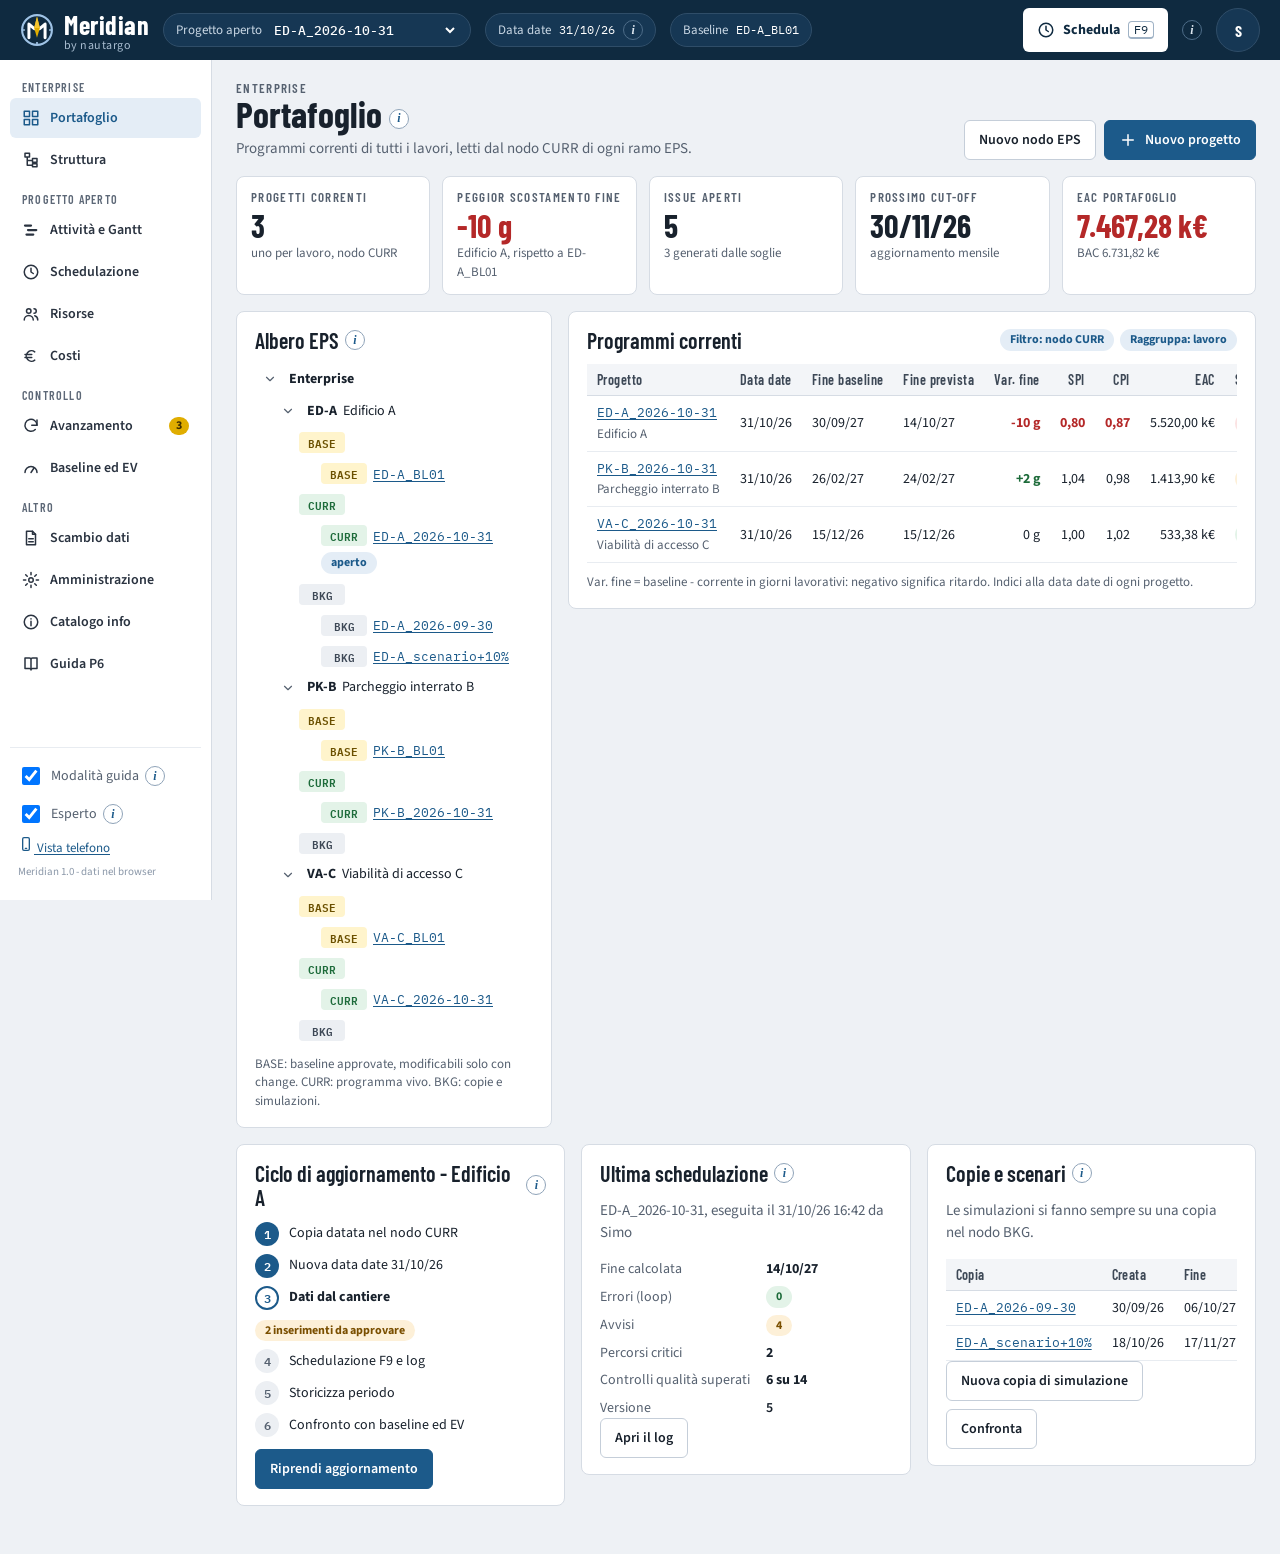
<file: index.html>
<!doctype html>
<html lang="it">
<head>
<meta charset="utf-8">
<meta name="viewport" content="width=device-width, initial-scale=1, viewport-fit=cover">
<title>Meridian - pianificazione e controllo progetti</title>
<meta name="description" content="Meridian by nautargo: pianificazione e controllo progetti con la logica di Primavera P6, ricalcolo in anteprima, percorsi critici multipli, Traccia, costi ed Earned Value.">
<meta name="theme-color" content="#0f2a40">
<link rel="icon" href="img/favicon.svg" type="image/svg+xml">
<link rel="icon" href="img/icon-192.png" sizes="192x192" type="image/png">
<link rel="apple-touch-icon" href="img/apple-touch-icon.png">
<link rel="manifest" href="manifest.webmanifest">
<link rel="stylesheet" href="fonts/fonts.css">
<link rel="stylesheet" href="css/app.css">
</head>
<body>
<div id="app"><div class="boot"><img src="img/logo.svg" width="64" height="64" alt=""><p>Meridian si sta avviando...</p><noscript><p>Meridian richiede JavaScript attivo.</p></noscript></div></div>
<script src="js/util.js"></script>
<script src="js/calendar.js"></script>
<script src="js/cpm.js"></script>
<script src="js/costs.js"></script>
<script src="js/demo.js"></script>
<script src="js/info.js"></script>
<script src="js/store.js"></script>
<script src="js/zip.js"></script>
<script src="js/exchange.js"></script>
<script src="js/ui.js"></script>
<script src="js/views/common.js"></script>
<script src="js/app.js"></script>
<script src="js/views/portafoglio.js"></script>
<script src="js/views/struttura.js"></script>
<script src="js/views/attivita.js"></script>
<script src="js/views/detail.js"></script>
<script src="js/views/reticolo.js"></script>
<script src="js/views/schedula.js"></script>
<script src="js/views/risorse.js"></script>
<script src="js/views/costi.js"></script>
<script src="js/views/avanzamento.js"></script>
<script src="js/views/controllo.js"></script>
<script src="js/views/scambio.js"></script>
<script src="js/views/admin.js"></script>
<script src="js/views/mobile.js"></script>
</body>
</html>
</file>
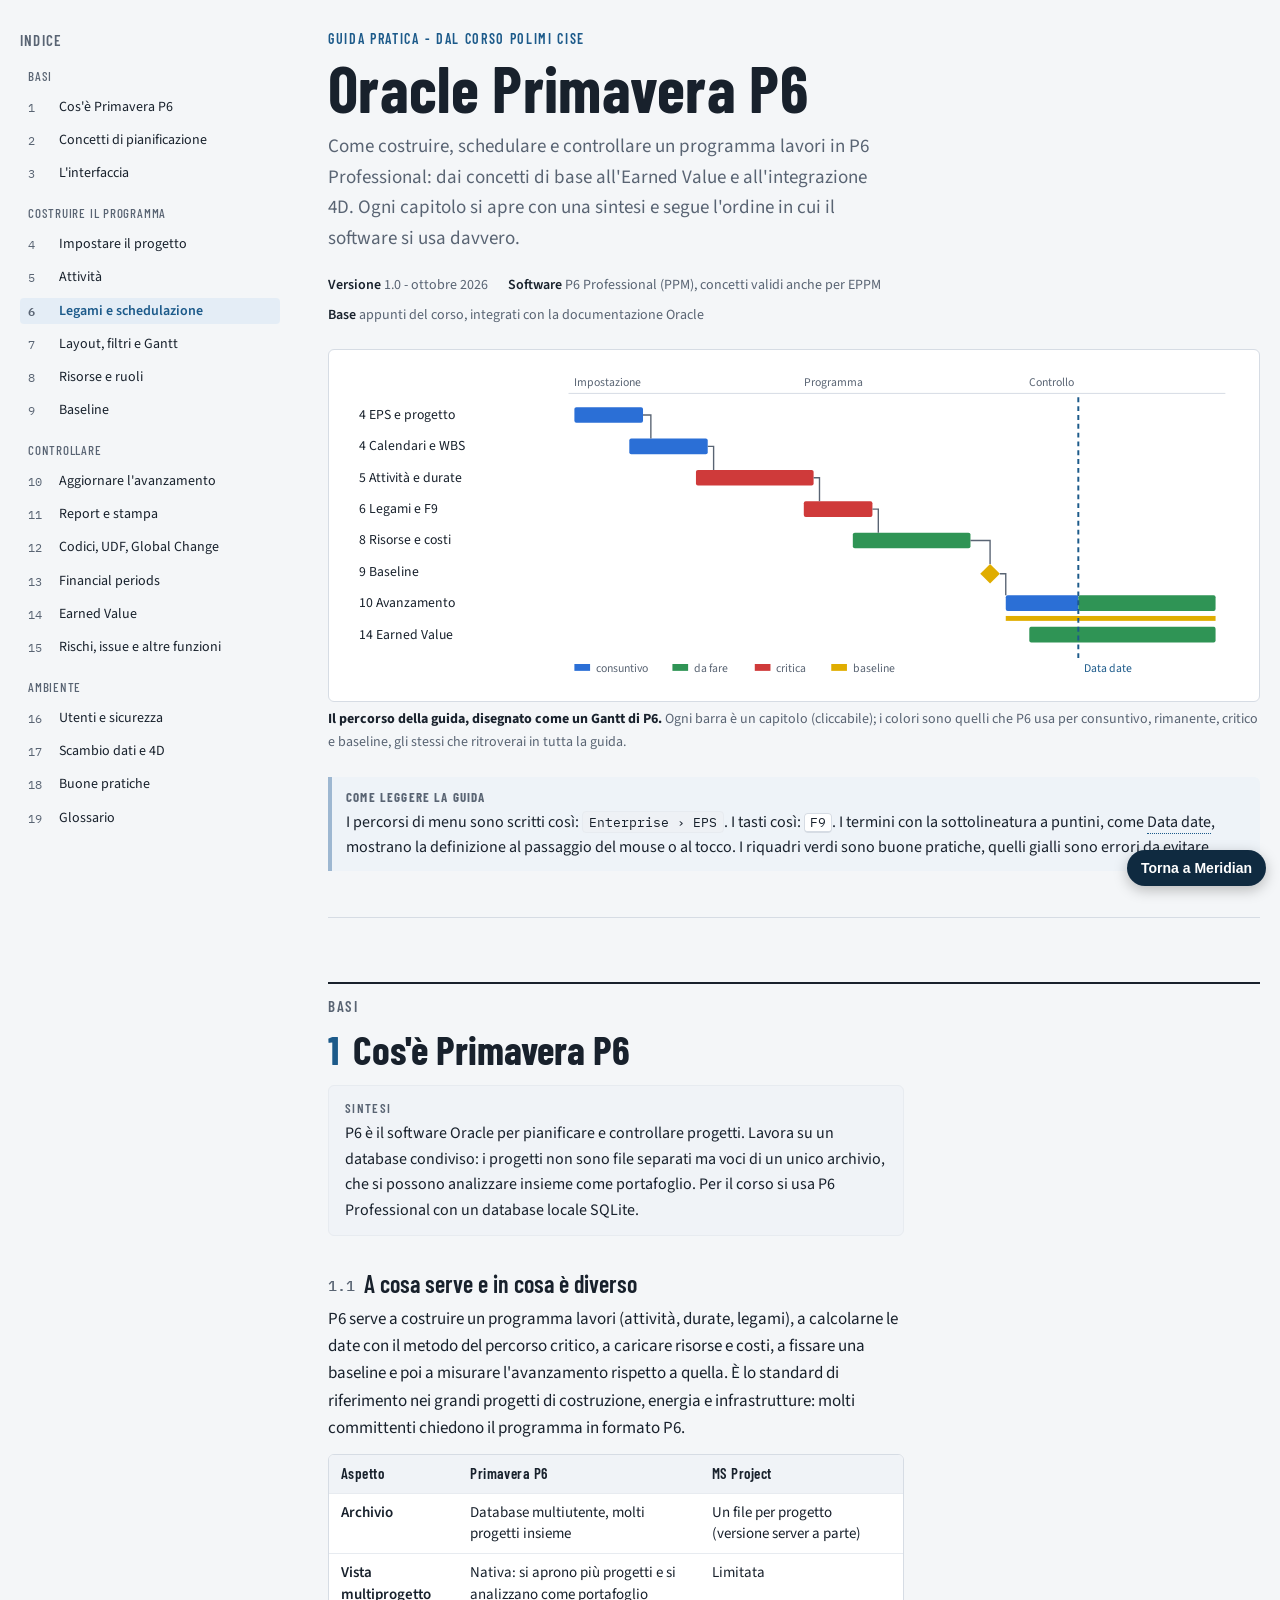
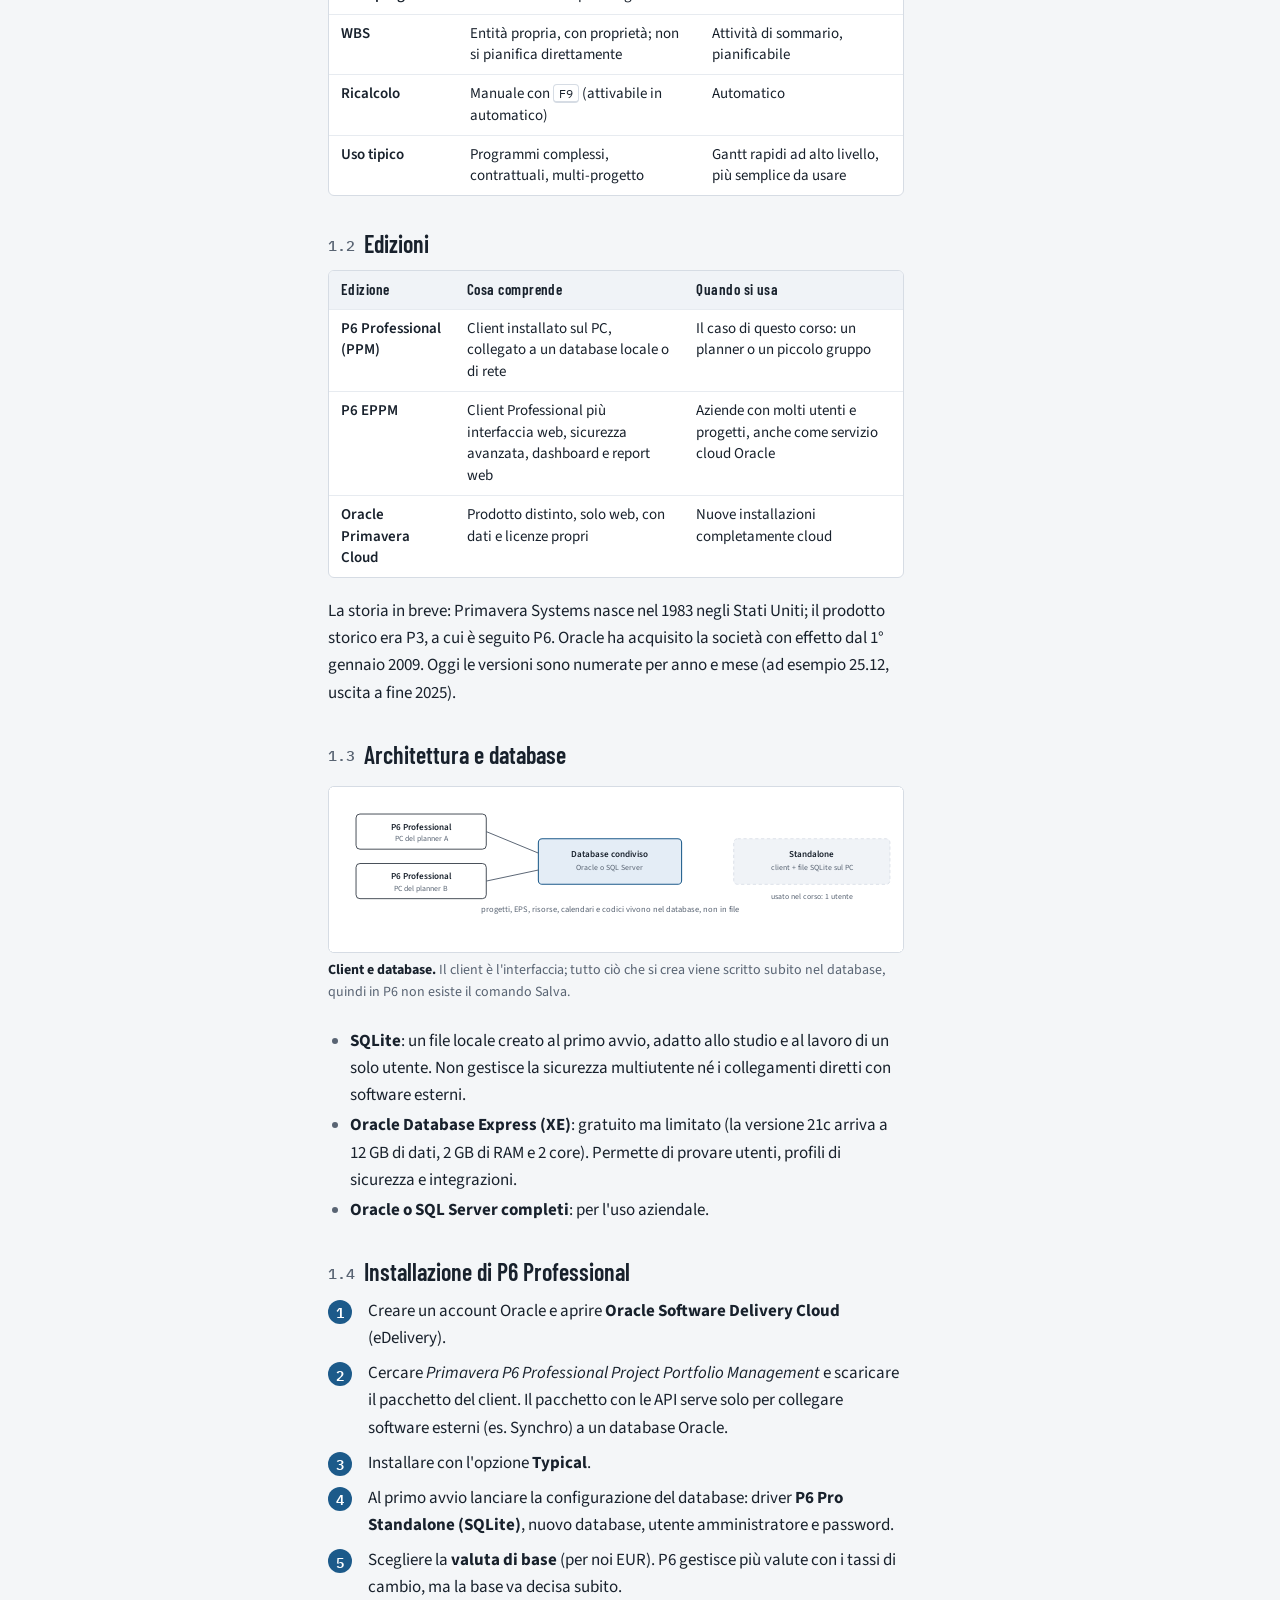
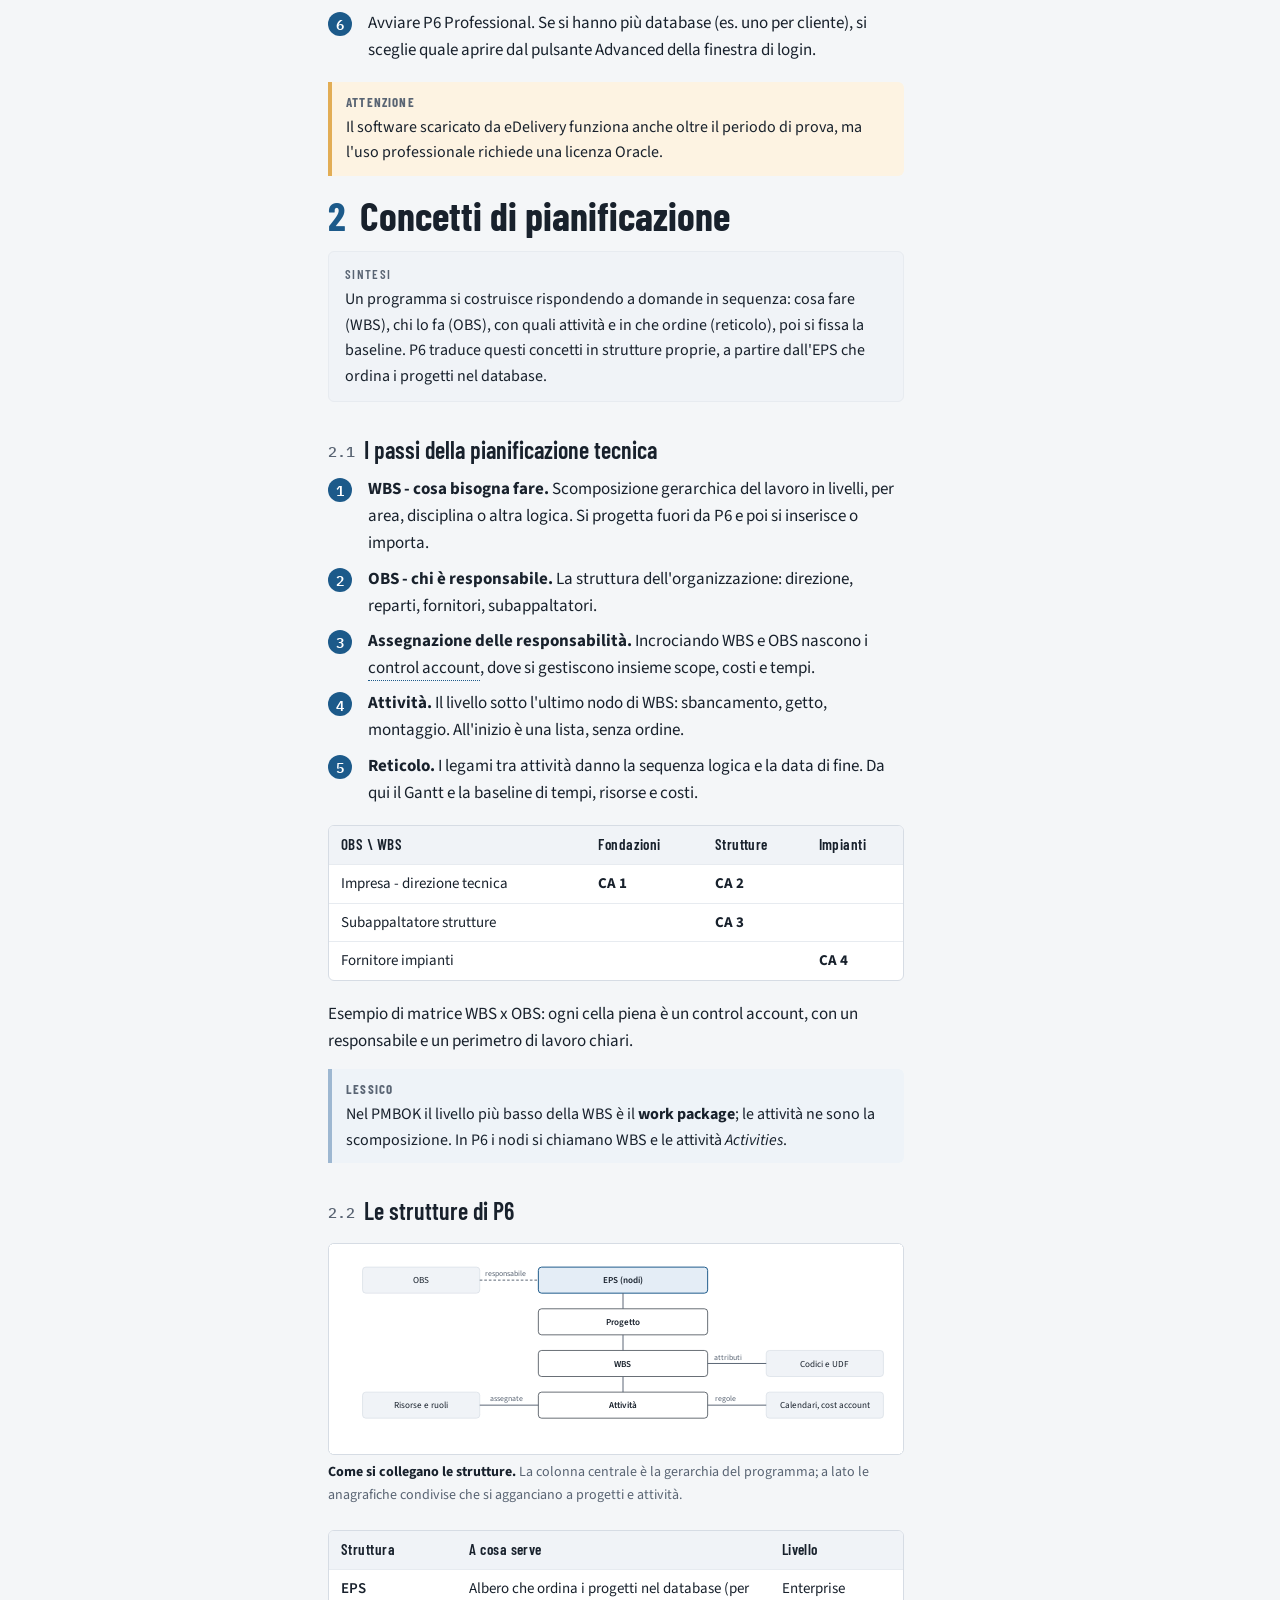
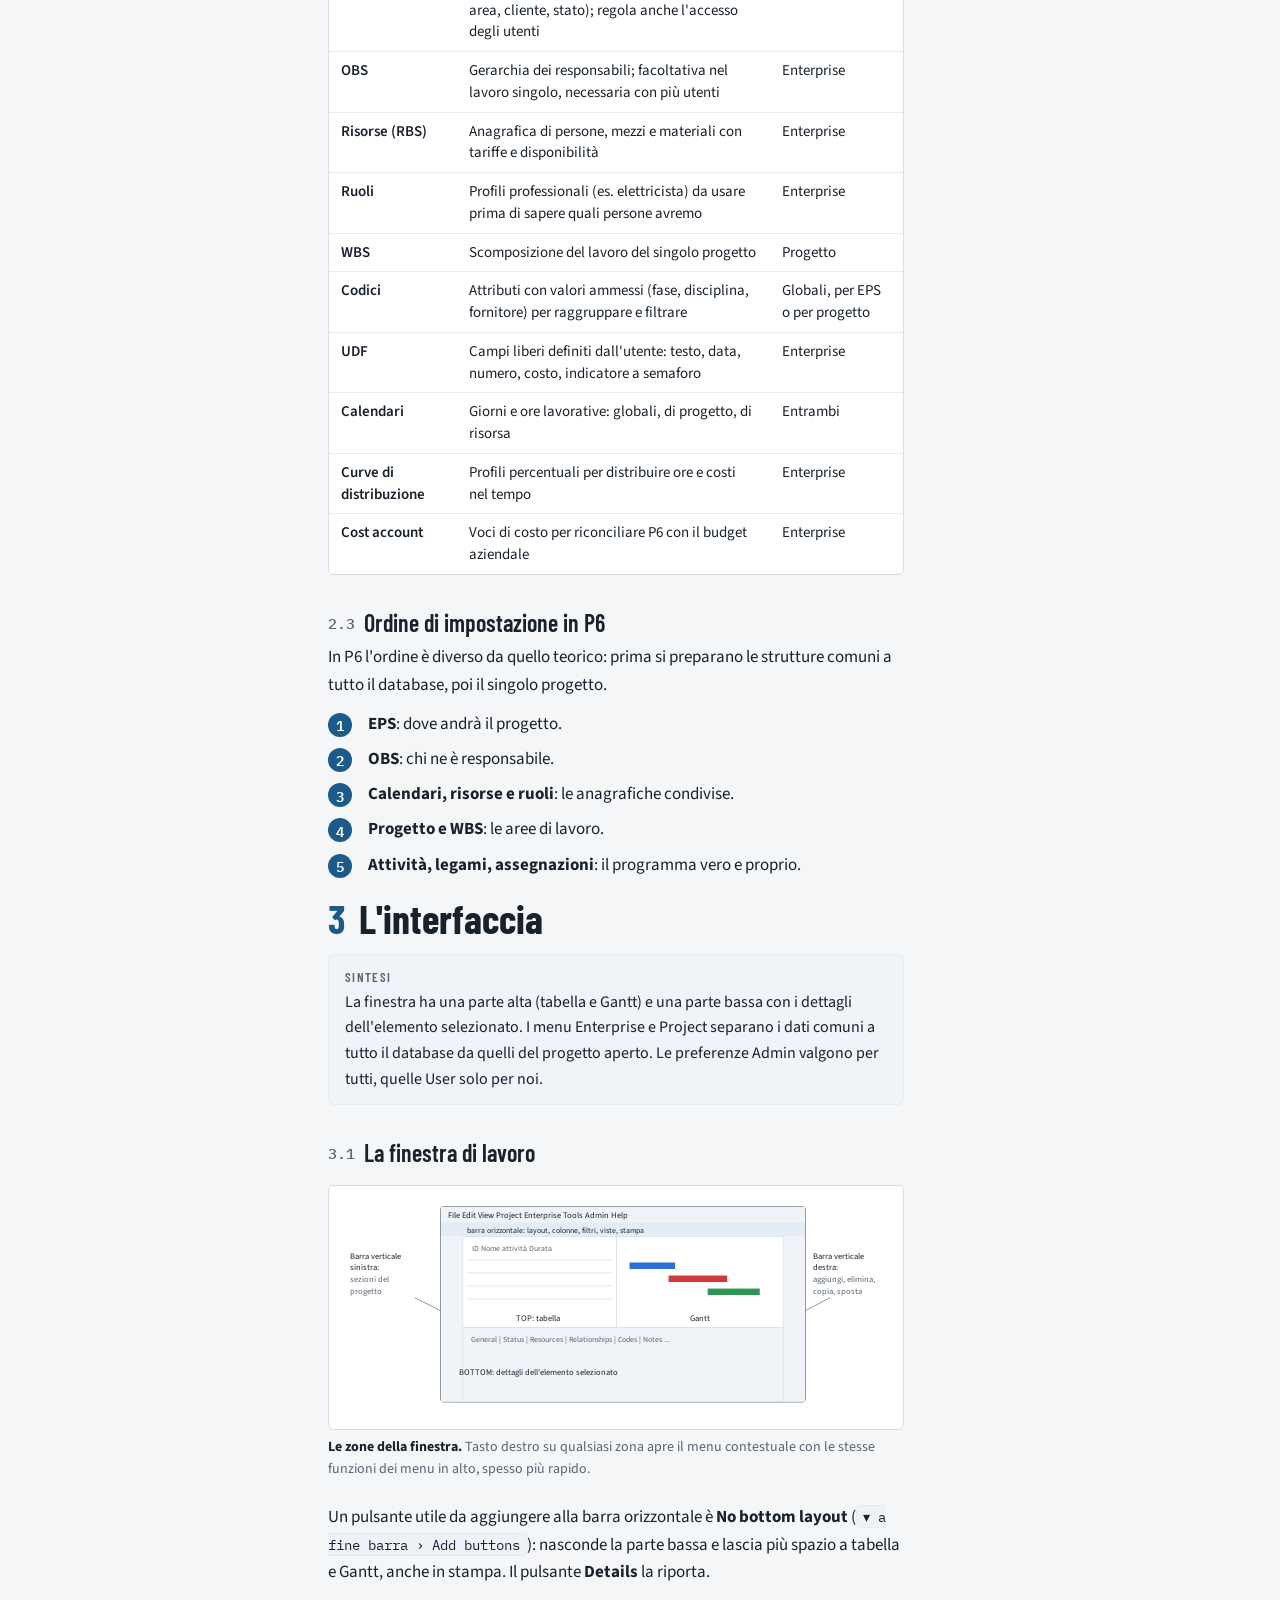
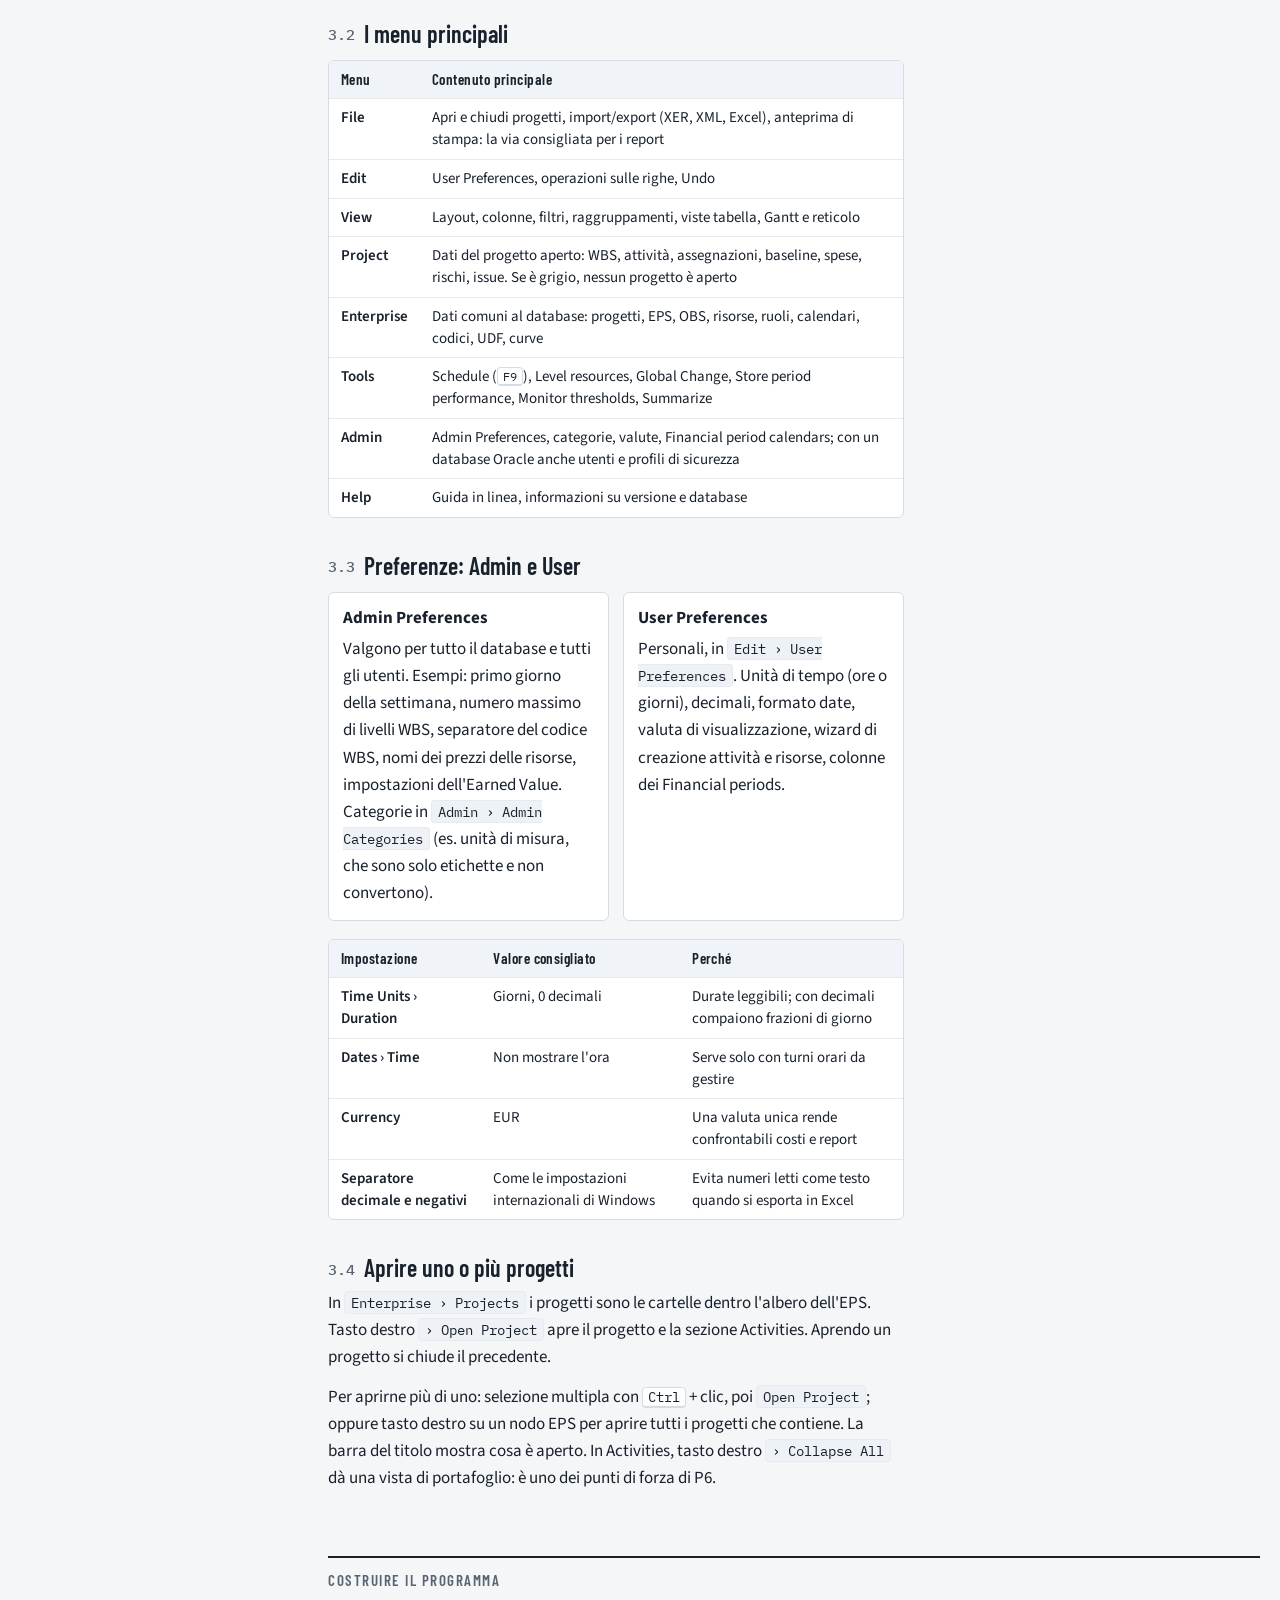
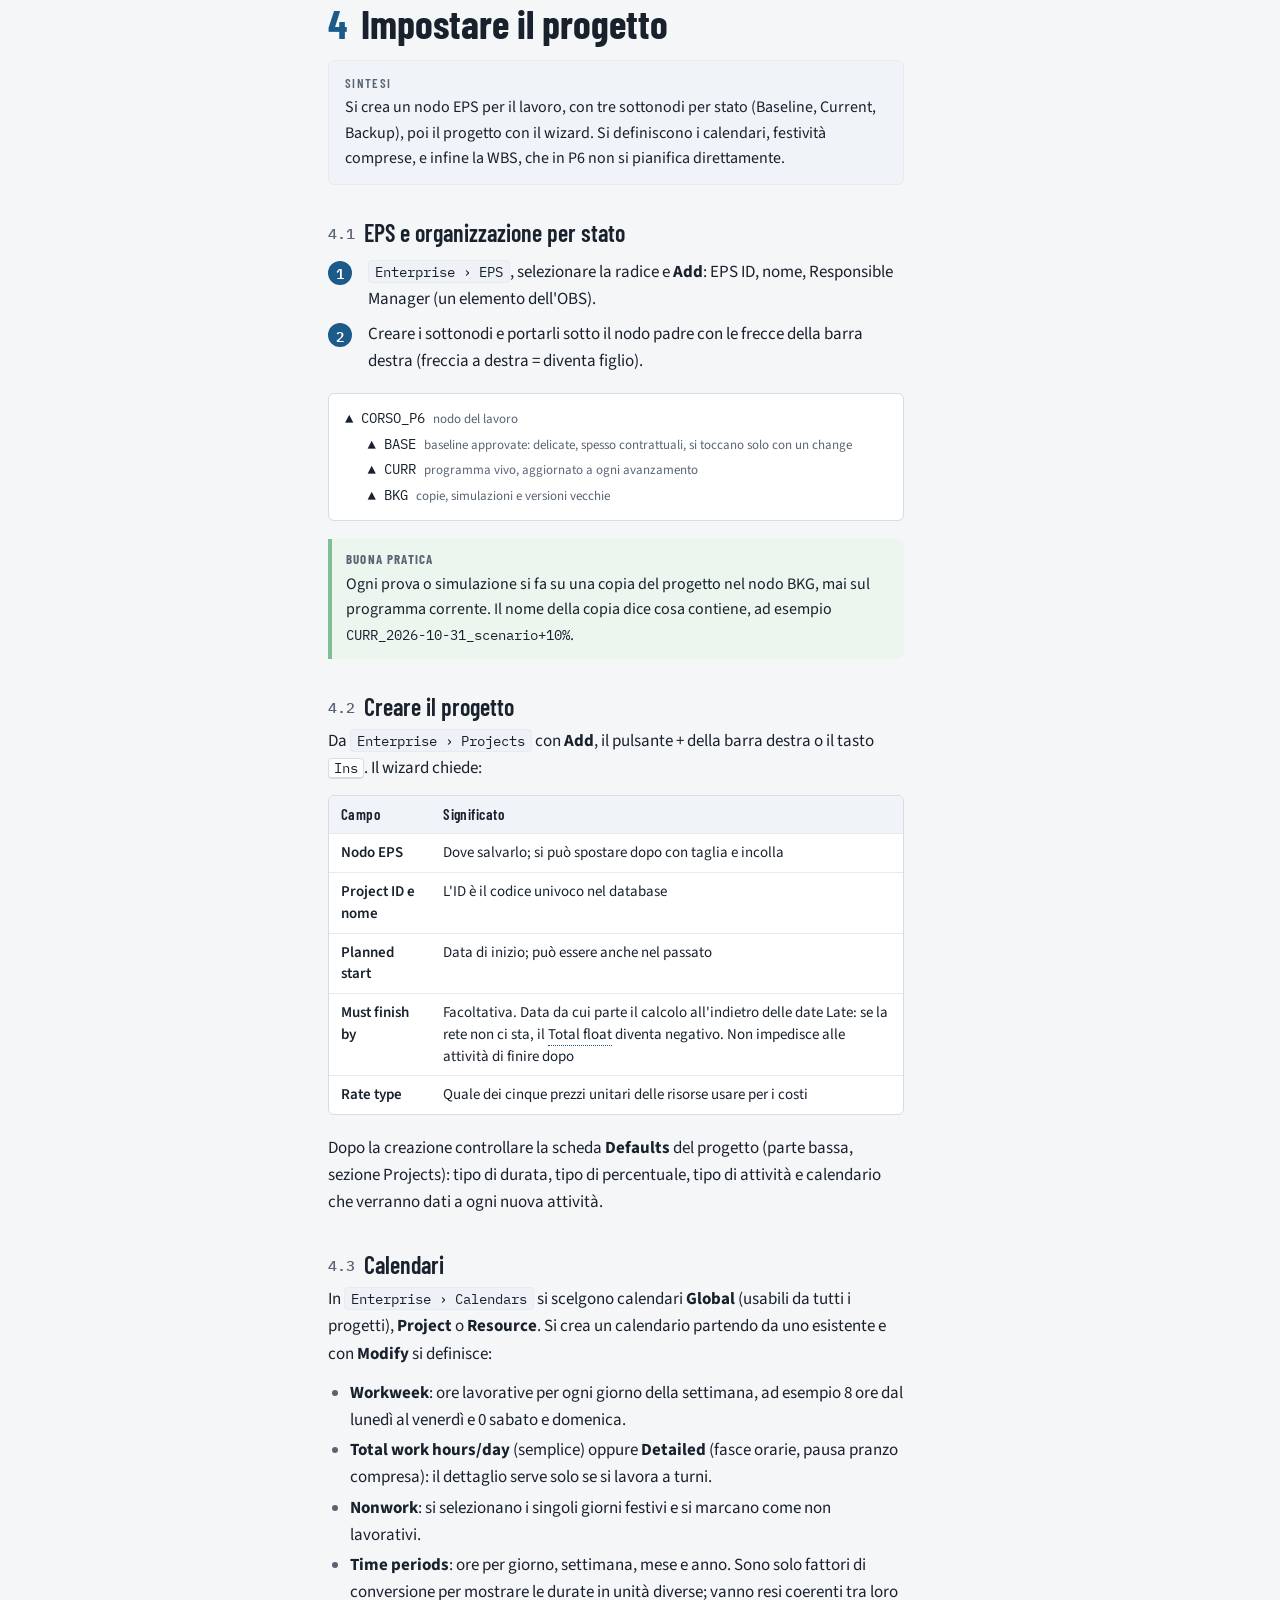
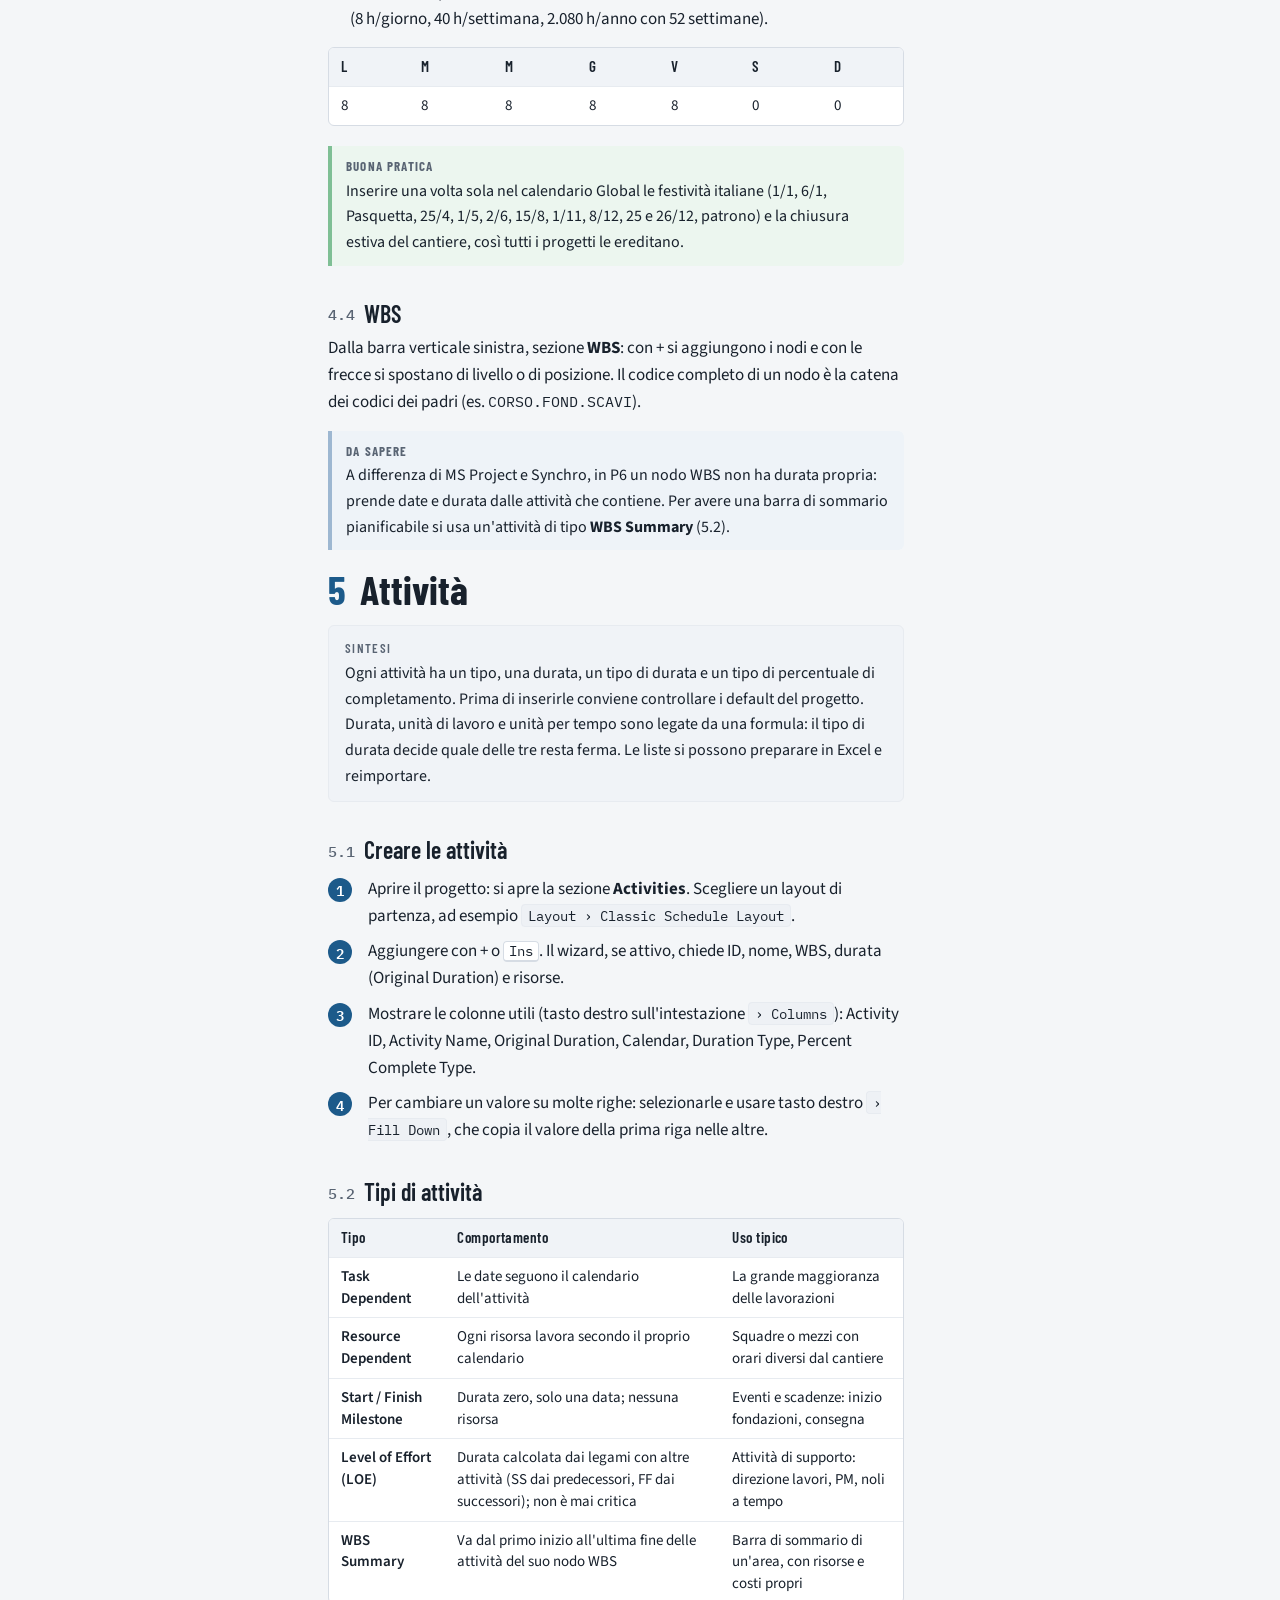
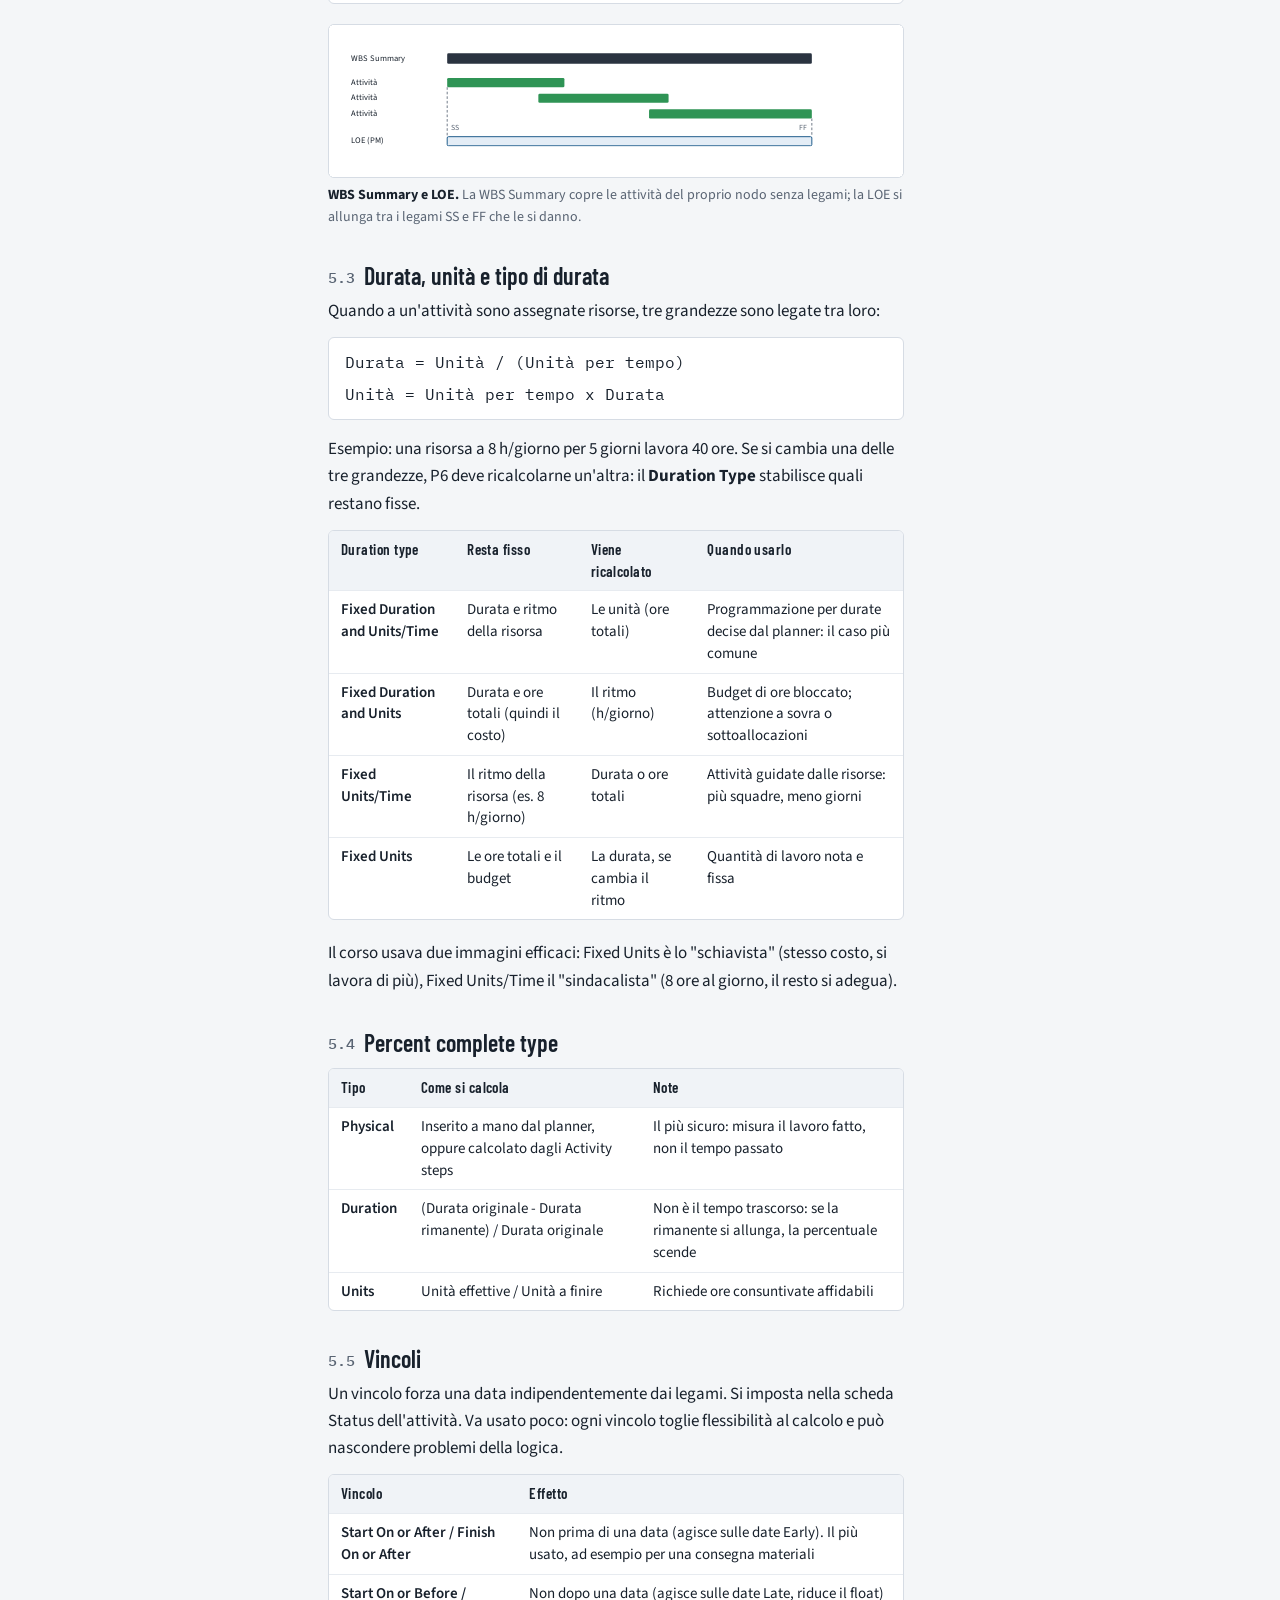
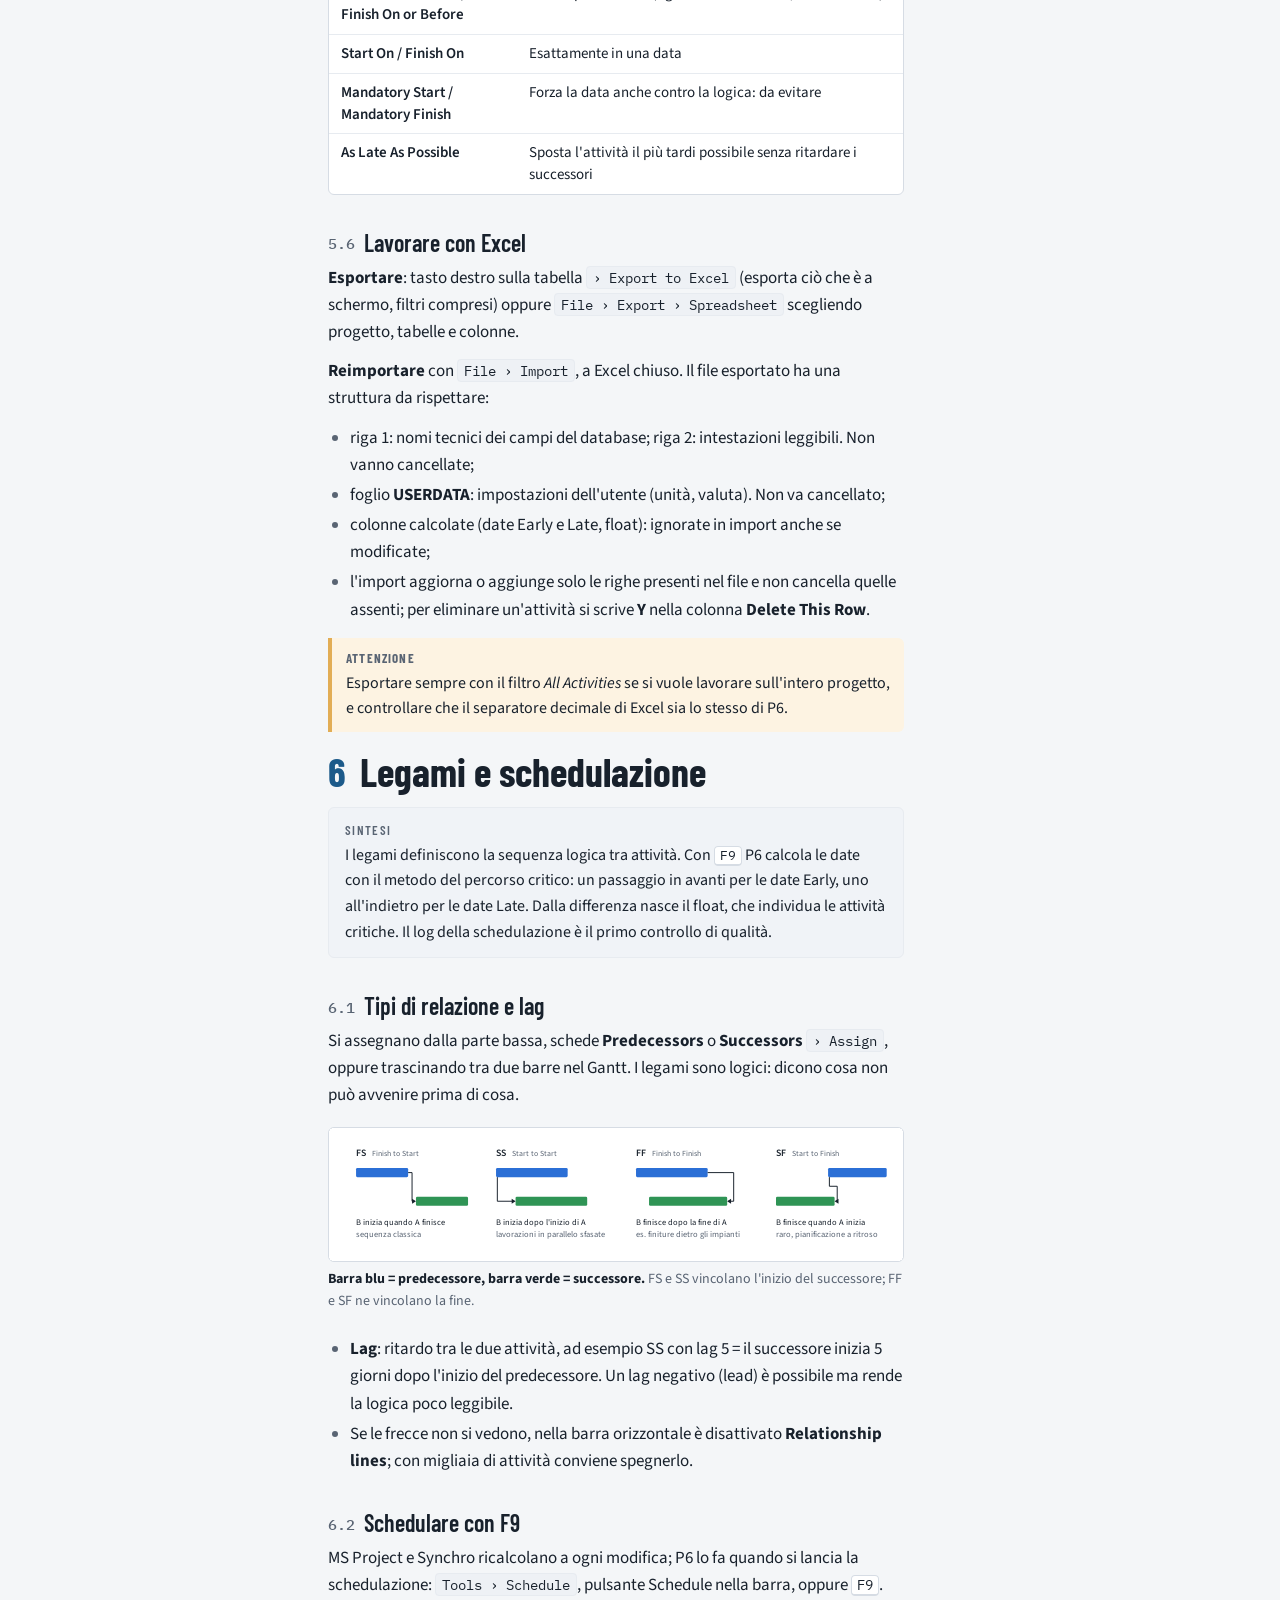
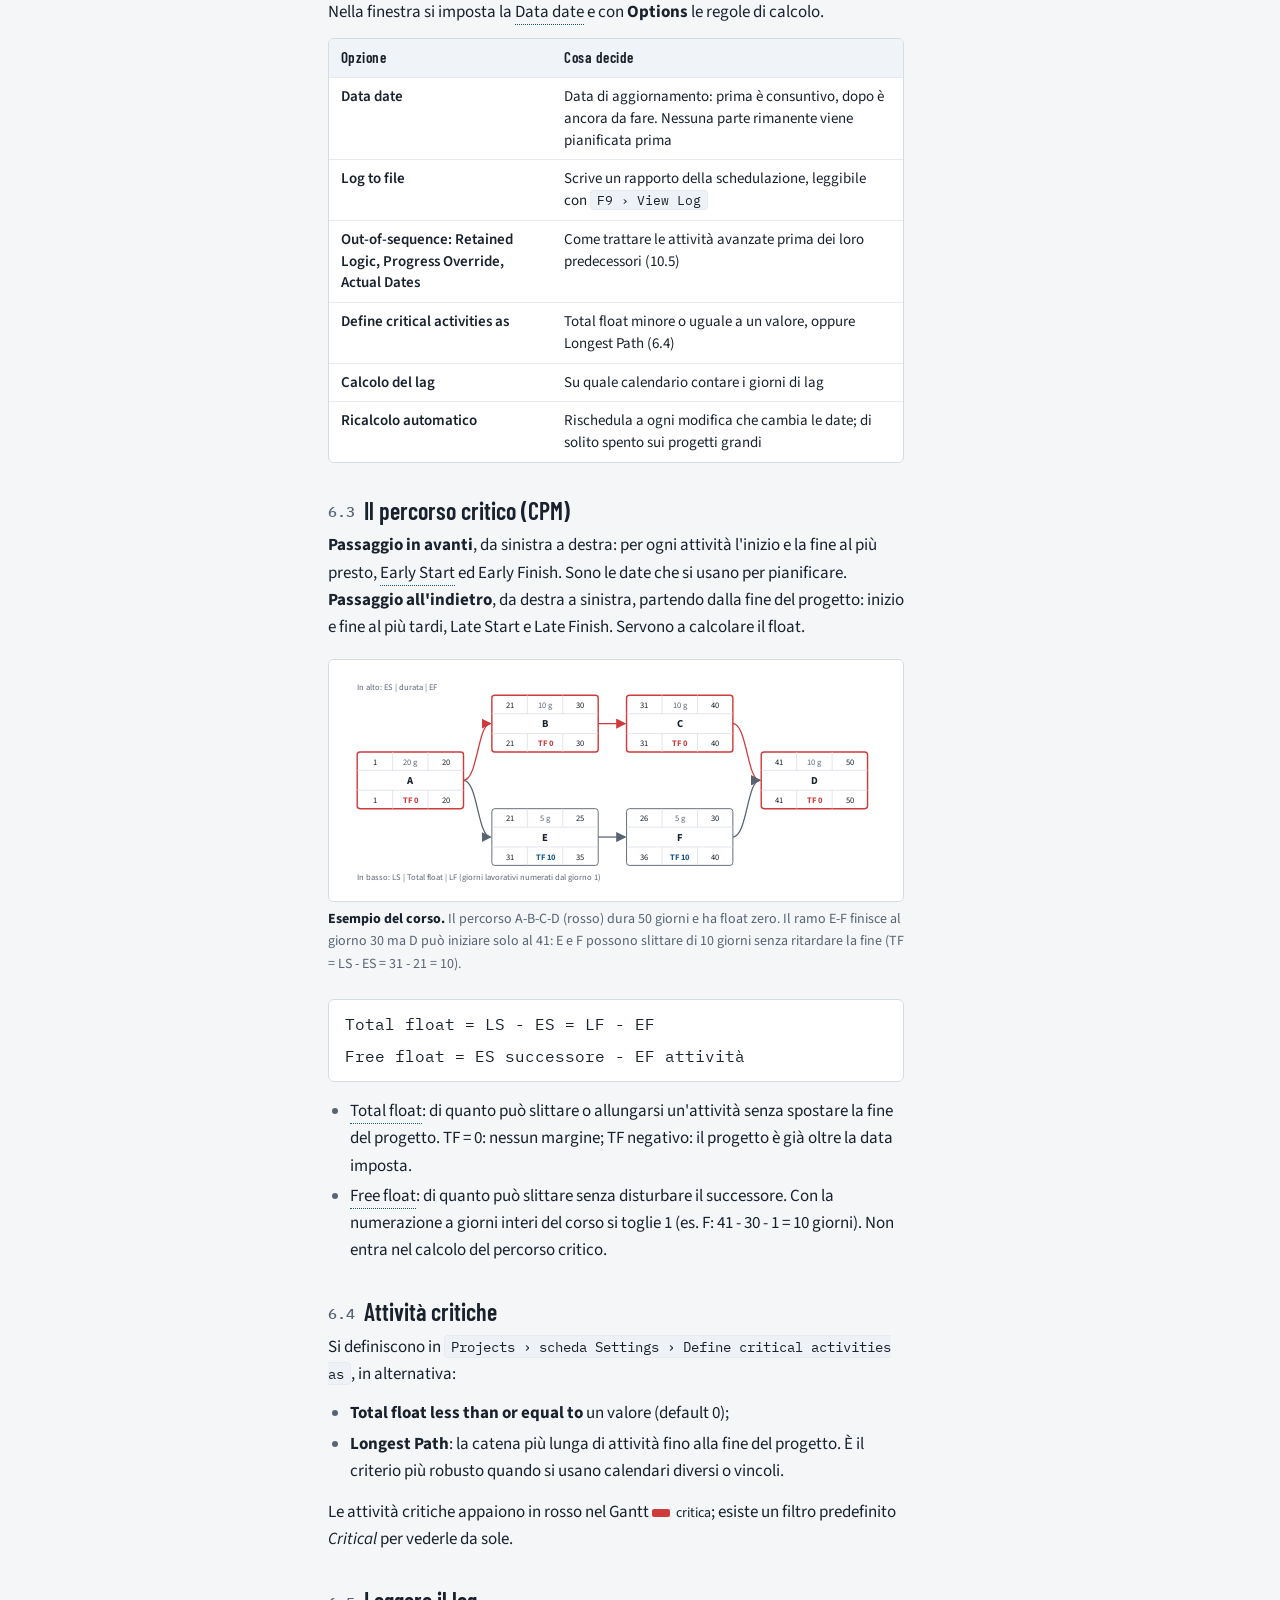
<file: guida/index.html>
<!doctype html><html><head><meta charset=utf8><meta name=viewport content="width=device-width,initial-scale=1,viewport-fit=cover"><style>:root{color-scheme:light;box-sizing:border-box;padding-top:env(safe-area-inset-top,0px);padding-bottom:env(safe-area-inset-bottom,0px)}html{scroll-padding-top:env(safe-area-inset-top,0px)}body{margin:0;padding:0;font:14px -apple-system,BlinkMacSystemFont,sans-serif;background:#fff;color:#000}img{max-width:100%}[hidden]:not([hidden=until-found i]){display:none!important}</style></head><body>
<title>Guida Primavera P6</title><style>.mer-back{position:fixed;right:14px;bottom:14px;z-index:50;background:#0f2a40;color:#fff;font:600 14px sans-serif;padding:10px 14px;border-radius:999px;text-decoration:none;box-shadow:0 4px 14px rgba(0,0,0,.25)}h3[id],h4[id]{scroll-margin-top:16px}</style>
<link rel="stylesheet" href="../fonts/fonts.css">
<style>
/* Layout: foglio di pianificazione. Indice fisso a sinistra (desktop), colonna di lettura ~70ch, figure a tutta colonna.
   I colori semantici sono quelli delle barre del Gantt di P6: consuntivo blu, rimanente verde, baseline gialla, critica rossa. */
:root{
  --bg:#f4f6f8; --surface:#ffffff; --ink:#18212c; --muted:#596473; --line:#d6dce4; --line-soft:#e7ebf0;
  --accent:#1c5a8a; --accent-soft:#e4edf6; --accent-ink:#ffffff;
  --actual:#2b6fd6; --earned:#d9731a; --remaining:#2f9455; --baseline:#e0ad00; --critical:#cf3a3a; --summary:#2a3340;
  --note-bg:#eef3f8; --note-line:#9db7d1;
  --tip-bg:#ecf6ef; --tip-line:#7fbf95;
  --warn-bg:#fdf3e2; --warn-line:#e2ad55;
  --sum-bg:#f0f3f7;
  --code-bg:#eef1f5;
  --font-display:"Barlow Condensed","Arial Narrow",Arial,sans-serif;
  --font-body:"Source Sans 3","Segoe UI",Roboto,Helvetica,Arial,sans-serif;
  --font-mono:"IBM Plex Mono",ui-monospace,Consolas,monospace;
  --radius:6px;
}
@media (prefers-color-scheme: dark){ :root:not([data-theme="light"]){
  --bg:#11161d; --surface:#18202a; --ink:#e5e9ef; --muted:#9ba6b4; --line:#2d3744; --line-soft:#232c37;
  --accent:#6aa6dc; --accent-soft:#1c2a3a; --accent-ink:#0f1720;
  --actual:#5b95ec; --earned:#f0954a; --remaining:#4cb874; --baseline:#e8bf2e; --critical:#ec6262; --summary:#c9d1db;
  --note-bg:#17222e; --note-line:#3f6487;
  --tip-bg:#152419; --tip-line:#3d7c52;
  --warn-bg:#2a2214; --warn-line:#9a7330;
  --sum-bg:#1a232e; --code-bg:#202a36;
  color-scheme:dark; } }
:root[data-theme="dark"]{
  --bg:#11161d; --surface:#18202a; --ink:#e5e9ef; --muted:#9ba6b4; --line:#2d3744; --line-soft:#232c37;
  --accent:#6aa6dc; --accent-soft:#1c2a3a; --accent-ink:#0f1720;
  --actual:#5b95ec; --earned:#f0954a; --remaining:#4cb874; --baseline:#e8bf2e; --critical:#ec6262; --summary:#c9d1db;
  --note-bg:#17222e; --note-line:#3f6487;
  --tip-bg:#152419; --tip-line:#3d7c52;
  --warn-bg:#2a2214; --warn-line:#9a7330;
  --sum-bg:#1a232e; --code-bg:#202a36;
  color-scheme:dark; }

*{box-sizing:border-box}
html{scroll-behavior:smooth; scroll-padding-top:16px}
@media (prefers-reduced-motion: reduce){ html{scroll-behavior:auto} }
body{background:var(--bg); color:var(--ink); font-family:var(--font-body); font-size:17px; line-height:1.6; padding-inline:16px; padding-block:0}
a{color:var(--accent)}
a:focus-visible, button:focus-visible, .t:focus-visible{outline:2px solid var(--accent); outline-offset:2px; border-radius:3px}

.shell{max-width:1240px; margin:0 auto; display:grid; grid-template-columns:260px minmax(0,1fr); gap:48px}
@media (max-width:980px){ .shell{grid-template-columns:minmax(0,1fr); gap:0} }

/* Indice */
.toc{position:sticky; top:env(safe-area-inset-top,0px); align-self:start; max-height:100vh; overflow:auto; padding-block:28px 40px; font-size:14px}
.toc h2{font-family:var(--font-display); font-weight:600; font-size:15px; letter-spacing:.08em; text-transform:uppercase; color:var(--muted); margin:0 0 10px}
.toc ol{list-style:none; margin:0; padding:0; display:grid; gap:1px}
.toc a{display:grid; grid-template-columns:2.2em 1fr; padding:4px 8px; border-radius:4px; text-decoration:none; color:var(--ink); line-height:1.3}
.toc a span:first-child{font-family:var(--font-mono); font-size:12px; color:var(--muted); padding-top:2px}
.toc a:hover{background:var(--accent-soft)}
.toc a.on{background:var(--accent-soft); color:var(--accent); font-weight:600}
.toc .grp{font-family:var(--font-display); font-size:13px; letter-spacing:.06em; text-transform:uppercase; color:var(--muted); margin:14px 8px 4px}
.toc-toggle{display:none}
@media (max-width:980px){
  .toc{position:static; max-height:none; padding-block:12px 0}
  .toc-toggle{display:flex; width:100%; justify-content:space-between; align-items:center; font:600 15px var(--font-body); color:var(--ink); background:var(--surface); border:1px solid var(--line); border-radius:var(--radius); padding:10px 14px; cursor:pointer}
  .toc nav{margin-top:8px; border:1px solid var(--line); border-radius:var(--radius); background:var(--surface); padding:8px}
  .toc h2{display:none}
}

main{min-width:0; padding-block:28px 80px}
.read{max-width:72ch}

/* Testata */
.hero{border-bottom:1px solid var(--line); padding-bottom:28px; margin-bottom:12px}
.eyebrow{font-family:var(--font-display); text-transform:uppercase; letter-spacing:.12em; font-size:14px; color:var(--accent); font-weight:600; margin:0}
h1{font-family:var(--font-display); font-weight:700; font-size:clamp(40px,6vw,64px); line-height:1; margin:6px 0 12px; letter-spacing:.005em; text-wrap:balance}
.lede{font-size:19px; color:var(--muted); max-width:62ch; margin:0 0 20px}
.meta{display:flex; flex-wrap:wrap; gap:8px 20px; font-size:14px; color:var(--muted); margin-bottom:22px}
.meta b{color:var(--ink); font-weight:600}

/* Titoli */
.part{font-family:var(--font-display); font-weight:600; text-transform:uppercase; letter-spacing:.1em; color:var(--muted); font-size:15px; border-top:2px solid var(--ink); padding-top:10px; margin:64px 0 0}
h2.ch{font-family:var(--font-display); font-weight:700; font-size:clamp(30px,4vw,40px); line-height:1.08; margin:10px 0 14px; text-wrap:balance}
h2.ch .n{color:var(--accent); margin-right:.35em}
h3{font-family:var(--font-display); font-weight:600; font-size:24px; line-height:1.15; margin:34px 0 8px; text-wrap:balance}
h3 .n, h4 .n{font-family:var(--font-mono); font-size:.62em; font-weight:500; color:var(--muted); margin-right:.6em; vertical-align:.18em}
h4{font-family:var(--font-body); font-weight:700; font-size:17px; margin:22px 0 4px}
section.chapter{scroll-margin-top:12px}
p{margin:0 0 12px}
ul,ol{margin:0 0 14px; padding-left:1.3em}
li{margin:3px 0}
li::marker{color:var(--muted)}
strong{font-weight:700}

/* Sintesi del capitolo */
.sintesi{background:var(--sum-bg); border:1px solid var(--line-soft); border-radius:var(--radius); padding:12px 16px; margin:0 0 20px; font-size:16px}
.sintesi .lab{font-family:var(--font-display); text-transform:uppercase; letter-spacing:.1em; font-size:13px; color:var(--muted); font-weight:600; display:block; margin-bottom:2px}
.sintesi p{margin:0}

/* Riquadri */
.box{border-left:4px solid var(--note-line); background:var(--note-bg); padding:10px 14px; border-radius:0 var(--radius) var(--radius) 0; margin:14px 0 18px; font-size:16px}
.box .lab{font-family:var(--font-display); text-transform:uppercase; letter-spacing:.09em; font-size:13px; font-weight:700; display:block; margin-bottom:2px; color:var(--muted)}
.box p:last-child, .box ul:last-child{margin-bottom:0}
.box.tip{border-color:var(--tip-line); background:var(--tip-bg)}
.box.warn{border-color:var(--warn-line); background:var(--warn-bg)}

/* Percorsi di menu e tasti */
.path{font-family:var(--font-mono); font-size:.84em; background:var(--code-bg); border:1px solid var(--line-soft); border-radius:4px; padding:1px 6px; white-space:normal; color:var(--ink)}
kbd{font-family:var(--font-mono); font-size:.82em; border:1px solid var(--line); border-bottom-width:2px; border-radius:4px; padding:0 5px; background:var(--surface)}
code{font-family:var(--font-mono); font-size:.86em}
.id{font-family:var(--font-mono); font-size:.86em; color:var(--accent)}

/* Procedure */
ol.steps{counter-reset:s; list-style:none; padding:0; display:grid; gap:8px; margin:12px 0 18px}
ol.steps>li{counter-increment:s; display:grid; grid-template-columns:30px 1fr; gap:10px; margin:0}
ol.steps>li::before{content:counter(s); font:600 14px var(--font-mono); color:var(--accent-ink); background:var(--accent); width:24px; height:24px; border-radius:50%; display:grid; place-items:center; margin-top:2px}
ol.steps>li>div{min-width:0}

/* Tabelle */
.tw{overflow-x:auto; margin:12px 0 20px; border:1px solid var(--line); border-radius:var(--radius); background:var(--surface)}
table{border-collapse:collapse; width:100%; font-size:15px; line-height:1.45}
th,td{text-align:left; vertical-align:top; padding:8px 12px; border-bottom:1px solid var(--line-soft)}
th{font-family:var(--font-display); font-weight:600; font-size:15px; letter-spacing:.03em; background:var(--sum-bg); color:var(--ink)}
tr:last-child td{border-bottom:0}
td.num, th.num{text-align:right; font-variant-numeric:tabular-nums; white-space:nowrap}
td:first-child{font-weight:600}
table.plain td:first-child{font-weight:400}

/* Formula */
.formula{font-family:var(--font-mono); font-size:16px; background:var(--surface); border:1px solid var(--line); border-radius:var(--radius); padding:12px 16px; margin:12px 0 16px; display:flex; flex-wrap:wrap; gap:6px 28px}
.formula span{white-space:normal; overflow-wrap:anywhere}

/* Figure */
figure{margin:18px 0 24px}
.fig{background:var(--surface); border:1px solid var(--line); border-radius:var(--radius); padding:14px; overflow-x:auto}
.fig svg{display:block; width:100%; height:auto; min-width:560px}
.fig.small svg{min-width:0}
figcaption{font-size:14px; color:var(--muted); margin-top:6px}
figcaption b{color:var(--ink)}
svg text{font-family:var(--font-body)}
.s-ink{fill:var(--ink)} .s-muted{fill:var(--muted)} .s-acc{fill:var(--accent)}
.s-line{stroke:var(--line)} .s-strk{stroke:var(--ink)} .s-mstrk{stroke:var(--muted)}
.s-surface{fill:var(--surface)} .s-soft{fill:var(--sum-bg)} .s-accsoft{fill:var(--accent-soft)}
.b-act{fill:var(--actual)} .b-rem{fill:var(--remaining)} .b-bl{fill:var(--baseline)} .b-crit{fill:var(--critical)} .b-sum{fill:var(--summary)}
.k-act{stroke:var(--actual)} .k-ev{stroke:var(--earned)} .b-ev{fill:var(--earned)} .k-rem{stroke:var(--remaining)} .k-bl{stroke:var(--baseline)} .k-crit{stroke:var(--critical)} .k-acc{stroke:var(--accent)}

/* Etichette colore */
.chip{display:inline-flex; align-items:center; gap:6px; font-size:14px; white-space:nowrap}
.chip i{display:inline-block; width:18px; height:8px; border-radius:2px}
.c-act i{background:var(--actual)} .c-rem i{background:var(--remaining)} .c-bl i{background:var(--baseline)} .c-crit i{background:var(--critical)} .c-sum i{background:var(--summary)}
.legend{display:flex; flex-wrap:wrap; gap:6px 18px; margin-top:8px}

/* Termini con definizione */
.t{border-bottom:1px dotted var(--accent); cursor:help}
#pop{position:absolute; z-index:20; max-width:320px; background:var(--surface); color:var(--ink); border:1px solid var(--line); box-shadow:0 6px 24px rgba(0,0,0,.18); border-radius:var(--radius); padding:10px 12px; font-size:14px; line-height:1.45}
#pop b{display:block; font-family:var(--font-display); font-size:16px; letter-spacing:.02em; margin-bottom:2px}

/* Griglie */
.two{display:grid; grid-template-columns:repeat(auto-fit,minmax(260px,1fr)); gap:14px; margin:12px 0 18px}
.card{background:var(--surface); border:1px solid var(--line); border-radius:var(--radius); padding:12px 14px; min-width:0}
.card h4{margin-top:0}
.card p:last-child{margin-bottom:0}

/* Albero EPS */
.tree{font-family:var(--font-mono); font-size:14px; background:var(--surface); border:1px solid var(--line); border-radius:var(--radius); padding:12px 16px; margin:12px 0 18px; line-height:1.8; overflow-x:auto}
.tree .lv1{padding-left:1.6em} .tree .lv2{padding-left:3.2em}
.tree .tag{font-family:var(--font-body); font-size:13px; color:var(--muted)}

/* Ciclo */
.cycle{display:flex; flex-wrap:wrap; align-items:center; gap:8px; margin:14px 0 20px}
.cycle span{background:var(--surface); border:1px solid var(--line); border-radius:999px; padding:5px 12px; font-size:15px}
.cycle em{color:var(--muted); font-style:normal}

/* Checklist */
ul.check{list-style:none; padding:0}
ul.check li{padding-left:28px; position:relative}
ul.check li::before{content:""; position:absolute; left:2px; top:6px; width:14px; height:14px; border:2px solid var(--accent); border-radius:3px}

.foot{border-top:1px solid var(--line); margin-top:64px; padding-top:18px; font-size:14px; color:var(--muted)}
.foot ul{padding-left:1.1em}
.toplink{font-size:13px; text-decoration:none; color:var(--muted)}
</style>

<div class="shell">
<aside class="toc" id="toc">
  <button class="toc-toggle" id="tocBtn" aria-expanded="false" aria-controls="tocNav">Indice della guida <span aria-hidden="true">▾</span></button>
  <nav id="tocNav">
  <h2>Indice</h2>
  <div class="grp">Basi</div>
  <ol>
    <li><a href="#c1"><span>1</span><span>Cos'è Primavera P6</span></a></li>
    <li><a href="#c2"><span>2</span><span>Concetti di pianificazione</span></a></li>
    <li><a href="#c3"><span>3</span><span>L'interfaccia</span></a></li>
  </ol>
  <div class="grp">Costruire il programma</div>
  <ol>
    <li><a href="#c4"><span>4</span><span>Impostare il progetto</span></a></li>
    <li><a href="#c5"><span>5</span><span>Attività</span></a></li>
    <li><a href="#c6"><span>6</span><span>Legami e schedulazione</span></a></li>
    <li><a href="#c7"><span>7</span><span>Layout, filtri e Gantt</span></a></li>
    <li><a href="#c8"><span>8</span><span>Risorse e ruoli</span></a></li>
    <li><a href="#c9"><span>9</span><span>Baseline</span></a></li>
  </ol>
  <div class="grp">Controllare</div>
  <ol>
    <li><a href="#c10"><span>10</span><span>Aggiornare l'avanzamento</span></a></li>
    <li><a href="#c11"><span>11</span><span>Report e stampa</span></a></li>
    <li><a href="#c12"><span>12</span><span>Codici, UDF, Global Change</span></a></li>
    <li><a href="#c13"><span>13</span><span>Financial periods</span></a></li>
    <li><a href="#c14"><span>14</span><span>Earned Value</span></a></li>
    <li><a href="#c15"><span>15</span><span>Rischi, issue e altre funzioni</span></a></li>
  </ol>
  <div class="grp">Ambiente</div>
  <ol>
    <li><a href="#c16"><span>16</span><span>Utenti e sicurezza</span></a></li>
    <li><a href="#c17"><span>17</span><span>Scambio dati e 4D</span></a></li>
    <li><a href="#c18"><span>18</span><span>Buone pratiche</span></a></li>
    <li><a href="#c19"><span>19</span><span>Glossario</span></a></li>
  </ol>
  </nav>
</aside>

<main>
<header class="hero">
  <p class="eyebrow">Guida pratica - dal corso PoliMI CISE</p>
  <h1>Oracle Primavera P6</h1>
  <p class="lede">Come costruire, schedulare e controllare un programma lavori in P6 Professional: dai concetti di base all'Earned Value e all'integrazione 4D. Ogni capitolo si apre con una sintesi e segue l'ordine in cui il software si usa davvero.</p>
  <div class="meta"><span><b>Versione</b> 1.0 - ottobre 2026</span><span><b>Software</b> P6 Professional (PPM), concetti validi anche per EPPM</span><span><b>Base</b> appunti del corso, integrati con la documentazione Oracle</span></div>
  <figure>
  <div class="fig">
  <svg viewBox="0 0 920 330" role="img" aria-label="Il flusso di lavoro in P6 rappresentato come un diagramma di Gantt, con i capitoli della guida come attività">
    <g font-size="12">
      <text x="236" y="22" class="s-muted">Impostazione</text>
      <text x="470" y="22" class="s-muted">Programma</text>
      <text x="700" y="22" class="s-muted">Controllo</text>
    </g>
    <line x1="230" y1="30" x2="900" y2="30" class="s-line" stroke-width="1"/>
    <g font-size="14">
      <a href="#c4"><text x="16" y="56" class="s-ink">4  EPS e progetto</text></a>
      <a href="#c4"><text x="16" y="88" class="s-ink">4  Calendari e WBS</text></a>
      <a href="#c5"><text x="16" y="120" class="s-ink">5  Attività e durate</text></a>
      <a href="#c6"><text x="16" y="152" class="s-ink">6  Legami e F9</text></a>
      <a href="#c8"><text x="16" y="184" class="s-ink">8  Risorse e costi</text></a>
      <a href="#c9"><text x="16" y="216" class="s-ink">9  Baseline</text></a>
      <a href="#c10"><text x="16" y="248" class="s-ink">10  Avanzamento</text></a>
      <a href="#c14"><text x="16" y="280" class="s-ink">14  Earned Value</text></a>
    </g>
    <g>
      <rect x="236" y="44" width="70" height="16" rx="2" class="b-act"/>
      <rect x="292" y="76" width="80" height="16" rx="2" class="b-act"/>
      <rect x="360" y="108" width="120" height="16" rx="2" class="b-crit"/>
      <rect x="470" y="140" width="70" height="16" rx="2" class="b-crit"/>
      <rect x="520" y="172" width="120" height="16" rx="2" class="b-rem"/>
      <path d="M660 204 l10 10 l-10 10 l-10 -10 z" class="b-bl"/>
      <rect x="676" y="236" width="74" height="16" rx="2" class="b-act"/>
      <rect x="750" y="236" width="140" height="16" rx="2" class="b-rem"/>
      <rect x="700" y="268" width="190" height="16" rx="2" class="b-rem"/>
      <rect x="676" y="257" width="214" height="5" class="b-bl"/>
    </g>
    <g fill="none" stroke-width="1.4" class="s-mstrk">
      <path d="M306 52 h8 v24"/><path d="M372 84 h6 v24"/><path d="M480 116 h6 v24"/><path d="M540 148 h6 v24"/><path d="M640 180 h20 v24"/><path d="M670 214 h6 v22"/>
    </g>
    <line x1="750" y1="34" x2="750" y2="300" class="k-acc" stroke-width="2" stroke-dasharray="5 4"/>
    <text x="756" y="314" font-size="12" class="s-acc">Data date</text>
    <g font-size="12" class="s-muted">
      <rect x="236" y="306" width="16" height="7" class="b-act"/><text x="258" y="314">consuntivo</text>
      <rect x="336" y="306" width="16" height="7" class="b-rem"/><text x="358" y="314">da fare</text>
      <rect x="420" y="306" width="16" height="7" class="b-crit"/><text x="442" y="314">critica</text>
      <rect x="498" y="306" width="16" height="7" class="b-bl"/><text x="520" y="314">baseline</text>
    </g>
  </svg>
  </div>
  <figcaption><b>Il percorso della guida, disegnato come un Gantt di P6.</b> Ogni barra è un capitolo (cliccabile); i colori sono quelli che P6 usa per consuntivo, rimanente, critico e baseline, gli stessi che ritroverai in tutta la guida.</figcaption>
  </figure>
  <div class="box"><span class="lab">Come leggere la guida</span>
  <p>I percorsi di menu sono scritti così: <span class="path">Enterprise › EPS</span>. I tasti così: <kbd>F9</kbd>. I termini con la sottolineatura a puntini, come <span class="t" tabindex="0" data-t="dd">Data date</span>, mostrano la definizione al passaggio del mouse o al tocco. I riquadri verdi sono buone pratiche, quelli gialli sono errori da evitare.</p></div>
</header>

<p class="part">Basi</p>

<section class="chapter" id="c1">
<h2 class="ch"><span class="n">1</span>Cos'è Primavera P6</h2>
<div class="read">
<div class="sintesi"><span class="lab">Sintesi</span><p>P6 è il software Oracle per pianificare e controllare progetti. Lavora su un database condiviso: i progetti non sono file separati ma voci di un unico archivio, che si possono analizzare insieme come portafoglio. Per il corso si usa P6 Professional con un database locale SQLite.</p></div>

<h3 id="s1-1"><span class="n">1.1</span>A cosa serve e in cosa è diverso</h3>
<p>P6 serve a costruire un programma lavori (attività, durate, legami), a calcolarne le date con il metodo del percorso critico, a caricare risorse e costi, a fissare una baseline e poi a misurare l'avanzamento rispetto a quella. È lo standard di riferimento nei grandi progetti di costruzione, energia e infrastrutture: molti committenti chiedono il programma in formato P6.</p>
<div class="tw"><table>
<thead><tr><th>Aspetto</th><th>Primavera P6</th><th>MS Project</th></tr></thead>
<tbody>
<tr><td>Archivio</td><td>Database multiutente, molti progetti insieme</td><td>Un file per progetto (versione server a parte)</td></tr>
<tr><td>Vista multiprogetto</td><td>Nativa: si aprono più progetti e si analizzano come portafoglio</td><td>Limitata</td></tr>
<tr><td>WBS</td><td>Entità propria, con proprietà; non si pianifica direttamente</td><td>Attività di sommario, pianificabile</td></tr>
<tr><td>Ricalcolo</td><td>Manuale con <kbd>F9</kbd> (attivabile in automatico)</td><td>Automatico</td></tr>
<tr><td>Uso tipico</td><td>Programmi complessi, contrattuali, multi-progetto</td><td>Gantt rapidi ad alto livello, più semplice da usare</td></tr>
</tbody></table></div>

<h3 id="s1-2"><span class="n">1.2</span>Edizioni</h3>
<div class="tw"><table>
<thead><tr><th>Edizione</th><th>Cosa comprende</th><th>Quando si usa</th></tr></thead>
<tbody>
<tr><td>P6 Professional (PPM)</td><td>Client installato sul PC, collegato a un database locale o di rete</td><td>Il caso di questo corso: un planner o un piccolo gruppo</td></tr>
<tr><td>P6 EPPM</td><td>Client Professional più interfaccia web, sicurezza avanzata, dashboard e report web</td><td>Aziende con molti utenti e progetti, anche come servizio cloud Oracle</td></tr>
<tr><td>Oracle Primavera Cloud</td><td>Prodotto distinto, solo web, con dati e licenze propri</td><td>Nuove installazioni completamente cloud</td></tr>
</tbody></table></div>
<p>La storia in breve: Primavera Systems nasce nel 1983 negli Stati Uniti; il prodotto storico era P3, a cui è seguito P6. Oracle ha acquisito la società con effetto dal 1° gennaio 2009. Oggi le versioni sono numerate per anno e mese (ad esempio 25.12, uscita a fine 2025).</p>

<h3 id="s1-3"><span class="n">1.3</span>Architettura e database</h3>
<figure><div class="fig">
<svg viewBox="0 0 860 210" role="img" aria-label="Schema: più client P6 Professional collegati a un database condiviso; in alternativa un client standalone con database SQLite locale">
  <g font-size="14">
    <rect x="20" y="20" width="200" height="54" rx="6" class="s-surface s-strk" stroke-width="1.2"/>
    <text x="120" y="44" text-anchor="middle" class="s-ink" font-weight="600">P6 Professional</text><text x="120" y="62" text-anchor="middle" class="s-muted" font-size="12">PC del planner A</text>
    <rect x="20" y="96" width="200" height="54" rx="6" class="s-surface s-strk" stroke-width="1.2"/>
    <text x="120" y="120" text-anchor="middle" class="s-ink" font-weight="600">P6 Professional</text><text x="120" y="138" text-anchor="middle" class="s-muted" font-size="12">PC del planner B</text>
    <rect x="300" y="58" width="220" height="70" rx="6" class="s-accsoft k-acc" stroke-width="1.6"/>
    <text x="410" y="86" text-anchor="middle" class="s-ink" font-weight="600">Database condiviso</text><text x="410" y="106" text-anchor="middle" class="s-muted" font-size="12">Oracle o SQL Server</text>
    <rect x="600" y="58" width="240" height="70" rx="6" class="s-soft s-line" stroke-width="1.2" stroke-dasharray="5 4"/>
    <text x="720" y="86" text-anchor="middle" class="s-ink" font-weight="600">Standalone</text><text x="720" y="106" text-anchor="middle" class="s-muted" font-size="12">client + file SQLite sul PC</text>
  </g>
  <g fill="none" class="s-mstrk" stroke-width="1.5"><path d="M220 47 L300 80"/><path d="M220 123 L300 106"/></g>
  <text x="410" y="170" text-anchor="middle" font-size="13" class="s-muted">progetti, EPS, risorse, calendari e codici vivono nel database, non in file</text>
  <text x="720" y="150" text-anchor="middle" font-size="12" class="s-muted">usato nel corso: 1 utente</text>
</svg></div>
<figcaption><b>Client e database.</b> Il client è l'interfaccia; tutto ciò che si crea viene scritto subito nel database, quindi in P6 non esiste il comando Salva.</figcaption></figure>
<ul>
<li><strong>SQLite</strong>: un file locale creato al primo avvio, adatto allo studio e al lavoro di un solo utente. Non gestisce la sicurezza multiutente né i collegamenti diretti con software esterni.</li>
<li><strong>Oracle Database Express (XE)</strong>: gratuito ma limitato (la versione 21c arriva a 12 GB di dati, 2 GB di RAM e 2 core). Permette di provare utenti, profili di sicurezza e integrazioni.</li>
<li><strong>Oracle o SQL Server completi</strong>: per l'uso aziendale.</li>
</ul>

<h3 id="s1-4"><span class="n">1.4</span>Installazione di P6 Professional</h3>
<ol class="steps">
<li><div>Creare un account Oracle e aprire <strong>Oracle Software Delivery Cloud</strong> (eDelivery).</div></li>
<li><div>Cercare <em>Primavera P6 Professional Project Portfolio Management</em> e scaricare il pacchetto del client. Il pacchetto con le API serve solo per collegare software esterni (es. Synchro) a un database Oracle.</div></li>
<li><div>Installare con l'opzione <strong>Typical</strong>.</div></li>
<li><div>Al primo avvio lanciare la configurazione del database: driver <strong>P6 Pro Standalone (SQLite)</strong>, nuovo database, utente amministratore e password.</div></li>
<li><div>Scegliere la <strong>valuta di base</strong> (per noi EUR). P6 gestisce più valute con i tassi di cambio, ma la base va decisa subito.</div></li>
<li><div>Avviare P6 Professional. Se si hanno più database (es. uno per cliente), si sceglie quale aprire dal pulsante Advanced della finestra di login.</div></li>
</ol>
<div class="box warn"><span class="lab">Attenzione</span><p>Il software scaricato da eDelivery funziona anche oltre il periodo di prova, ma l'uso professionale richiede una licenza Oracle.</p></div>
</div>
</section>

<section class="chapter" id="c2">
<h2 class="ch"><span class="n">2</span>Concetti di pianificazione</h2>
<div class="read">
<div class="sintesi"><span class="lab">Sintesi</span><p>Un programma si costruisce rispondendo a domande in sequenza: cosa fare (WBS), chi lo fa (OBS), con quali attività e in che ordine (reticolo), poi si fissa la baseline. P6 traduce questi concetti in strutture proprie, a partire dall'EPS che ordina i progetti nel database.</p></div>

<h3 id="s2-1"><span class="n">2.1</span>I passi della pianificazione tecnica</h3>
<ol class="steps">
<li><div><strong>WBS - cosa bisogna fare.</strong> Scomposizione gerarchica del lavoro in livelli, per area, disciplina o altra logica. Si progetta fuori da P6 e poi si inserisce o importa.</div></li>
<li><div><strong>OBS - chi è responsabile.</strong> La struttura dell'organizzazione: direzione, reparti, fornitori, subappaltatori.</div></li>
<li><div><strong>Assegnazione delle responsabilità.</strong> Incrociando WBS e OBS nascono i <span class="t" tabindex="0" data-t="ca">control account</span>, dove si gestiscono insieme scope, costi e tempi.</div></li>
<li><div><strong>Attività.</strong> Il livello sotto l'ultimo nodo di WBS: sbancamento, getto, montaggio. All'inizio è una lista, senza ordine.</div></li>
<li><div><strong>Reticolo.</strong> I legami tra attività danno la sequenza logica e la data di fine. Da qui il Gantt e la baseline di tempi, risorse e costi.</div></li>
</ol>
<div class="tw"><table class="plain">
<thead><tr><th>OBS \ WBS</th><th>Fondazioni</th><th>Strutture</th><th>Impianti</th></tr></thead>
<tbody>
<tr><td>Impresa - direzione tecnica</td><td><strong>CA 1</strong></td><td><strong>CA 2</strong></td><td></td></tr>
<tr><td>Subappaltatore strutture</td><td></td><td><strong>CA 3</strong></td><td></td></tr>
<tr><td>Fornitore impianti</td><td></td><td></td><td><strong>CA 4</strong></td></tr>
</tbody></table></div>
<p>Esempio di matrice WBS x OBS: ogni cella piena è un control account, con un responsabile e un perimetro di lavoro chiari.</p>
<div class="box"><span class="lab">Lessico</span><p>Nel PMBOK il livello più basso della WBS è il <strong>work package</strong>; le attività ne sono la scomposizione. In P6 i nodi si chiamano WBS e le attività <em>Activities</em>.</p></div>

<h3 id="s2-2"><span class="n">2.2</span>Le strutture di P6</h3>
<figure><div class="fig">
<svg viewBox="0 0 860 280" role="img" aria-label="Gerarchia delle strutture P6: EPS contiene progetti, che contengono WBS, che contengono attività; a lato OBS, risorse, ruoli, codici e calendari">
  <g font-size="14">
    <rect x="300" y="14" width="260" height="40" rx="5" class="s-accsoft k-acc" stroke-width="1.5"/><text x="430" y="39" text-anchor="middle" class="s-ink" font-weight="600">EPS (nodi)</text>
    <rect x="300" y="78" width="260" height="40" rx="5" class="s-surface s-strk"/><text x="430" y="103" text-anchor="middle" class="s-ink" font-weight="600">Progetto</text>
    <rect x="300" y="142" width="260" height="40" rx="5" class="s-surface s-strk"/><text x="430" y="167" text-anchor="middle" class="s-ink" font-weight="600">WBS</text>
    <rect x="300" y="206" width="260" height="40" rx="5" class="s-surface s-strk"/><text x="430" y="231" text-anchor="middle" class="s-ink" font-weight="600">Attività</text>
    <rect x="30" y="14" width="180" height="40" rx="5" class="s-soft s-line"/><text x="120" y="39" text-anchor="middle" class="s-ink">OBS</text>
    <rect x="30" y="206" width="180" height="40" rx="5" class="s-soft s-line"/><text x="120" y="231" text-anchor="middle" class="s-ink">Risorse e ruoli</text>
    <rect x="650" y="142" width="180" height="40" rx="5" class="s-soft s-line"/><text x="740" y="167" text-anchor="middle" class="s-ink">Codici e UDF</text>
    <rect x="650" y="206" width="180" height="40" rx="5" class="s-soft s-line"/><text x="740" y="231" text-anchor="middle" class="s-ink">Calendari, cost account</text>
  </g>
  <g fill="none" class="s-mstrk" stroke-width="1.5">
    <path d="M430 54 v24"/><path d="M430 118 v24"/><path d="M430 182 v24"/>
    <path d="M210 34 h90" stroke-dasharray="4 3"/><path d="M210 226 h90"/><path d="M650 162 h-90"/><path d="M650 226 h-90"/>
  </g>
  <g font-size="12" class="s-muted">
    <text x="218" y="28">responsabile</text><text x="226" y="220">assegnate</text><text x="570" y="156">attributi</text><text x="572" y="220">regole</text>
  </g>
</svg></div>
<figcaption><b>Come si collegano le strutture.</b> La colonna centrale è la gerarchia del programma; a lato le anagrafiche condivise che si agganciano a progetti e attività.</figcaption></figure>
<div class="tw"><table>
<thead><tr><th>Struttura</th><th>A cosa serve</th><th>Livello</th></tr></thead>
<tbody>
<tr><td>EPS</td><td>Albero che ordina i progetti nel database (per area, cliente, stato); regola anche l'accesso degli utenti</td><td>Enterprise</td></tr>
<tr><td>OBS</td><td>Gerarchia dei responsabili; facoltativa nel lavoro singolo, necessaria con più utenti</td><td>Enterprise</td></tr>
<tr><td>Risorse (RBS)</td><td>Anagrafica di persone, mezzi e materiali con tariffe e disponibilità</td><td>Enterprise</td></tr>
<tr><td>Ruoli</td><td>Profili professionali (es. elettricista) da usare prima di sapere quali persone avremo</td><td>Enterprise</td></tr>
<tr><td>WBS</td><td>Scomposizione del lavoro del singolo progetto</td><td>Progetto</td></tr>
<tr><td>Codici</td><td>Attributi con valori ammessi (fase, disciplina, fornitore) per raggruppare e filtrare</td><td>Globali, per EPS o per progetto</td></tr>
<tr><td>UDF</td><td>Campi liberi definiti dall'utente: testo, data, numero, costo, indicatore a semaforo</td><td>Enterprise</td></tr>
<tr><td>Calendari</td><td>Giorni e ore lavorative: globali, di progetto, di risorsa</td><td>Entrambi</td></tr>
<tr><td>Curve di distribuzione</td><td>Profili percentuali per distribuire ore e costi nel tempo</td><td>Enterprise</td></tr>
<tr><td>Cost account</td><td>Voci di costo per riconciliare P6 con il budget aziendale</td><td>Enterprise</td></tr>
</tbody></table></div>

<h3 id="s2-3"><span class="n">2.3</span>Ordine di impostazione in P6</h3>
<p>In P6 l'ordine è diverso da quello teorico: prima si preparano le strutture comuni a tutto il database, poi il singolo progetto.</p>
<ol class="steps">
<li><div><strong>EPS</strong>: dove andrà il progetto.</div></li>
<li><div><strong>OBS</strong>: chi ne è responsabile.</div></li>
<li><div><strong>Calendari, risorse e ruoli</strong>: le anagrafiche condivise.</div></li>
<li><div><strong>Progetto e WBS</strong>: le aree di lavoro.</div></li>
<li><div><strong>Attività, legami, assegnazioni</strong>: il programma vero e proprio.</div></li>
</ol>
</div>
</section>

<section class="chapter" id="c3">
<h2 class="ch"><span class="n">3</span>L'interfaccia</h2>
<div class="read">
<div class="sintesi"><span class="lab">Sintesi</span><p>La finestra ha una parte alta (tabella e Gantt) e una parte bassa con i dettagli dell'elemento selezionato. I menu Enterprise e Project separano i dati comuni a tutto il database da quelli del progetto aperto. Le preferenze Admin valgono per tutti, quelle User solo per noi.</p></div>

<h3 id="s3-1"><span class="n">3.1</span>La finestra di lavoro</h3>
<figure><div class="fig">
<svg viewBox="0 0 860 330" role="img" aria-label="Schema della finestra di P6: menu, barra orizzontale, barra verticale sinistra e destra, parte alta con tabella e Gantt, parte bassa con dettagli">
  <rect x="150" y="10" width="560" height="300" rx="4" class="s-surface s-strk" stroke-width="1.2"/>
  <rect x="150" y="10" width="560" height="24" class="s-soft"/><text x="162" y="27" font-size="13" class="s-ink">File  Edit  View  Project  Enterprise  Tools  Admin  Help</text>
  <rect x="150" y="34" width="560" height="22" class="s-accsoft"/><text x="190" y="50" font-size="12" class="s-ink">barra orizzontale: layout, colonne, filtri, viste, stampa</text>
  <rect x="150" y="56" width="34" height="254" class="s-soft"/><rect x="676" y="56" width="34" height="254" class="s-soft"/>
  <rect x="184" y="56" width="236" height="140" class="s-surface s-line"/><text x="198" y="78" font-size="12" class="s-muted">ID  Nome attività   Durata</text>
  <g class="s-line" stroke-width="1"><line x1="190" y1="92" x2="414" y2="92"/><line x1="190" y1="112" x2="414" y2="112"/><line x1="190" y1="132" x2="414" y2="132"/><line x1="190" y1="152" x2="414" y2="152"/></g>
  <rect x="420" y="56" width="256" height="140" class="s-surface s-line"/>
  <rect x="440" y="96" width="70" height="10" class="b-act"/><rect x="500" y="116" width="90" height="10" class="b-crit"/><rect x="560" y="136" width="80" height="10" class="b-rem"/>
  <rect x="184" y="196" width="492" height="114" class="s-soft s-line"/><text x="196" y="218" font-size="12" class="s-muted">General | Status | Resources | Relationships | Codes | Notes ...</text>
  <g font-size="13" class="s-ink">
    <text x="300" y="268" text-anchor="middle">BOTTOM: dettagli dell'elemento selezionato</text>
    <text x="300" y="186" text-anchor="middle">TOP: tabella</text><text x="548" y="186" text-anchor="middle">Gantt</text>
  </g>
  <g font-size="13" class="s-ink">
    <text x="10" y="90">Barra verticale</text><text x="10" y="108">sinistra:</text><text x="10" y="126" class="s-muted">sezioni del</text><text x="10" y="144" class="s-muted">progetto</text>
    <text x="722" y="90">Barra verticale</text><text x="722" y="108">destra:</text><text x="722" y="126" class="s-muted">aggiungi, elimina,</text><text x="722" y="144" class="s-muted">copia, sposta</text>
  </g>
  <g fill="none" class="s-mstrk" stroke-width="1"><path d="M110 150 L150 170"/><path d="M748 150 L710 170"/></g>
</svg></div>
<figcaption><b>Le zone della finestra.</b> Tasto destro su qualsiasi zona apre il menu contestuale con le stesse funzioni dei menu in alto, spesso più rapido.</figcaption></figure>
<p>Un pulsante utile da aggiungere alla barra orizzontale è <strong>No bottom layout</strong> (<span class="path">▾ a fine barra › Add buttons</span>): nasconde la parte bassa e lascia più spazio a tabella e Gantt, anche in stampa. Il pulsante <strong>Details</strong> la riporta.</p>

<h3 id="s3-2"><span class="n">3.2</span>I menu principali</h3>
<div class="tw"><table>
<thead><tr><th>Menu</th><th>Contenuto principale</th></tr></thead>
<tbody>
<tr><td>File</td><td>Apri e chiudi progetti, import/export (XER, XML, Excel), anteprima di stampa: la via consigliata per i report</td></tr>
<tr><td>Edit</td><td>User Preferences, operazioni sulle righe, Undo</td></tr>
<tr><td>View</td><td>Layout, colonne, filtri, raggruppamenti, viste tabella, Gantt e reticolo</td></tr>
<tr><td>Project</td><td>Dati del progetto aperto: WBS, attività, assegnazioni, baseline, spese, rischi, issue. Se è grigio, nessun progetto è aperto</td></tr>
<tr><td>Enterprise</td><td>Dati comuni al database: progetti, EPS, OBS, risorse, ruoli, calendari, codici, UDF, curve</td></tr>
<tr><td>Tools</td><td>Schedule (<kbd>F9</kbd>), Level resources, Global Change, Store period performance, Monitor thresholds, Summarize</td></tr>
<tr><td>Admin</td><td>Admin Preferences, categorie, valute, Financial period calendars; con un database Oracle anche utenti e profili di sicurezza</td></tr>
<tr><td>Help</td><td>Guida in linea, informazioni su versione e database</td></tr>
</tbody></table></div>

<h3 id="s3-3"><span class="n">3.3</span>Preferenze: Admin e User</h3>
<div class="two">
<div class="card"><h4 id="s3-3-1">Admin Preferences</h4><p>Valgono per tutto il database e tutti gli utenti. Esempi: primo giorno della settimana, numero massimo di livelli WBS, separatore del codice WBS, nomi dei prezzi delle risorse, impostazioni dell'Earned Value. Categorie in <span class="path">Admin › Admin Categories</span> (es. unità di misura, che sono solo etichette e non convertono).</p></div>
<div class="card"><h4 id="s3-3-2">User Preferences</h4><p>Personali, in <span class="path">Edit › User Preferences</span>. Unità di tempo (ore o giorni), decimali, formato date, valuta di visualizzazione, wizard di creazione attività e risorse, colonne dei Financial periods.</p></div>
</div>
<div class="tw"><table>
<thead><tr><th>Impostazione</th><th>Valore consigliato</th><th>Perché</th></tr></thead>
<tbody>
<tr><td>Time Units › Duration</td><td>Giorni, 0 decimali</td><td>Durate leggibili; con decimali compaiono frazioni di giorno</td></tr>
<tr><td>Dates › Time</td><td>Non mostrare l'ora</td><td>Serve solo con turni orari da gestire</td></tr>
<tr><td>Currency</td><td>EUR</td><td>Una valuta unica rende confrontabili costi e report</td></tr>
<tr><td>Separatore decimale e negativi</td><td>Come le impostazioni internazionali di Windows</td><td>Evita numeri letti come testo quando si esporta in Excel</td></tr>
</tbody></table></div>

<h3 id="s3-4"><span class="n">3.4</span>Aprire uno o più progetti</h3>
<p>In <span class="path">Enterprise › Projects</span> i progetti sono le cartelle dentro l'albero dell'EPS. Tasto destro <span class="path">› Open Project</span> apre il progetto e la sezione Activities. Aprendo un progetto si chiude il precedente.</p>
<p>Per aprirne più di uno: selezione multipla con <kbd>Ctrl</kbd> + clic, poi <span class="path">Open Project</span>; oppure tasto destro su un nodo EPS per aprire tutti i progetti che contiene. La barra del titolo mostra cosa è aperto. In Activities, tasto destro <span class="path">› Collapse All</span> dà una vista di portafoglio: è uno dei punti di forza di P6.</p>
</div>
</section>

<p class="part">Costruire il programma</p>

<section class="chapter" id="c4">
<h2 class="ch"><span class="n">4</span>Impostare il progetto</h2>
<div class="read">
<div class="sintesi"><span class="lab">Sintesi</span><p>Si crea un nodo EPS per il lavoro, con tre sottonodi per stato (Baseline, Current, Backup), poi il progetto con il wizard. Si definiscono i calendari, festività comprese, e infine la WBS, che in P6 non si pianifica direttamente.</p></div>

<h3 id="s4-1"><span class="n">4.1</span>EPS e organizzazione per stato</h3>
<ol class="steps">
<li><div><span class="path">Enterprise › EPS</span>, selezionare la radice e <strong>Add</strong>: EPS ID, nome, Responsible Manager (un elemento dell'OBS).</div></li>
<li><div>Creare i sottonodi e portarli sotto il nodo padre con le frecce della barra destra (freccia a destra = diventa figlio).</div></li>
</ol>
<div class="tree" aria-label="Struttura EPS del corso">
<div>▲ CORSO_P6 <span class="tag">nodo del lavoro</span></div>
<div class="lv1">▲ BASE <span class="tag">baseline approvate: delicate, spesso contrattuali, si toccano solo con un change</span></div>
<div class="lv1">▲ CURR <span class="tag">programma vivo, aggiornato a ogni avanzamento</span></div>
<div class="lv1">▲ BKG <span class="tag">copie, simulazioni e versioni vecchie</span></div>
</div>
<div class="box tip"><span class="lab">Buona pratica</span><p>Ogni prova o simulazione si fa su una copia del progetto nel nodo BKG, mai sul programma corrente. Il nome della copia dice cosa contiene, ad esempio <code>CURR_2026-10-31_scenario+10%</code>.</p></div>

<h3 id="s4-2"><span class="n">4.2</span>Creare il progetto</h3>
<p>Da <span class="path">Enterprise › Projects</span> con <strong>Add</strong>, il pulsante + della barra destra o il tasto <kbd>Ins</kbd>. Il wizard chiede:</p>
<div class="tw"><table>
<thead><tr><th>Campo</th><th>Significato</th></tr></thead>
<tbody>
<tr><td>Nodo EPS</td><td>Dove salvarlo; si può spostare dopo con taglia e incolla</td></tr>
<tr><td>Project ID e nome</td><td>L'ID è il codice univoco nel database</td></tr>
<tr><td>Planned start</td><td>Data di inizio; può essere anche nel passato</td></tr>
<tr><td>Must finish by</td><td>Facoltativa. Data da cui parte il calcolo all'indietro delle date Late: se la rete non ci sta, il <span class="t" tabindex="0" data-t="tf">Total float</span> diventa negativo. Non impedisce alle attività di finire dopo</td></tr>
<tr><td>Rate type</td><td>Quale dei cinque prezzi unitari delle risorse usare per i costi</td></tr>
</tbody></table></div>
<p>Dopo la creazione controllare la scheda <strong>Defaults</strong> del progetto (parte bassa, sezione Projects): tipo di durata, tipo di percentuale, tipo di attività e calendario che verranno dati a ogni nuova attività.</p>

<h3 id="s4-3"><span class="n">4.3</span>Calendari</h3>
<p>In <span class="path">Enterprise › Calendars</span> si scelgono calendari <strong>Global</strong> (usabili da tutti i progetti), <strong>Project</strong> o <strong>Resource</strong>. Si crea un calendario partendo da uno esistente e con <strong>Modify</strong> si definisce:</p>
<ul>
<li><strong>Workweek</strong>: ore lavorative per ogni giorno della settimana, ad esempio 8 ore dal lunedì al venerdì e 0 sabato e domenica.</li>
<li><strong>Total work hours/day</strong> (semplice) oppure <strong>Detailed</strong> (fasce orarie, pausa pranzo compresa): il dettaglio serve solo se si lavora a turni.</li>
<li><strong>Nonwork</strong>: si selezionano i singoli giorni festivi e si marcano come non lavorativi.</li>
<li><strong>Time periods</strong>: ore per giorno, settimana, mese e anno. Sono solo fattori di conversione per mostrare le durate in unità diverse; vanno resi coerenti tra loro (8 h/giorno, 40 h/settimana, 2.080 h/anno con 52 settimane).</li>
</ul>
<div class="tw"><table class="plain">
<thead><tr><th>L</th><th>M</th><th>M</th><th>G</th><th>V</th><th>S</th><th>D</th></tr></thead>
<tbody><tr><td>8</td><td>8</td><td>8</td><td>8</td><td>8</td><td>0</td><td>0</td></tr></tbody></table></div>
<div class="box tip"><span class="lab">Buona pratica</span><p>Inserire una volta sola nel calendario Global le festività italiane (1/1, 6/1, Pasquetta, 25/4, 1/5, 2/6, 15/8, 1/11, 8/12, 25 e 26/12, patrono) e la chiusura estiva del cantiere, così tutti i progetti le ereditano.</p></div>

<h3 id="s4-4"><span class="n">4.4</span>WBS</h3>
<p>Dalla barra verticale sinistra, sezione <strong>WBS</strong>: con + si aggiungono i nodi e con le frecce si spostano di livello o di posizione. Il codice completo di un nodo è la catena dei codici dei padri (es. <code>CORSO.FOND.SCAVI</code>).</p>
<div class="box"><span class="lab">Da sapere</span><p>A differenza di MS Project e Synchro, in P6 un nodo WBS non ha durata propria: prende date e durata dalle attività che contiene. Per avere una barra di sommario pianificabile si usa un'attività di tipo <strong>WBS Summary</strong> (5.2).</p></div>
</div>
</section>

<section class="chapter" id="c5">
<h2 class="ch"><span class="n">5</span>Attività</h2>
<div class="read">
<div class="sintesi"><span class="lab">Sintesi</span><p>Ogni attività ha un tipo, una durata, un tipo di durata e un tipo di percentuale di completamento. Prima di inserirle conviene controllare i default del progetto. Durata, unità di lavoro e unità per tempo sono legate da una formula: il tipo di durata decide quale delle tre resta ferma. Le liste si possono preparare in Excel e reimportare.</p></div>

<h3 id="s5-1"><span class="n">5.1</span>Creare le attività</h3>
<ol class="steps">
<li><div>Aprire il progetto: si apre la sezione <strong>Activities</strong>. Scegliere un layout di partenza, ad esempio <span class="path">Layout › Classic Schedule Layout</span>.</div></li>
<li><div>Aggiungere con + o <kbd>Ins</kbd>. Il wizard, se attivo, chiede ID, nome, WBS, durata (Original Duration) e risorse.</div></li>
<li><div>Mostrare le colonne utili (tasto destro sull'intestazione <span class="path">› Columns</span>): Activity ID, Activity Name, Original Duration, Calendar, Duration Type, Percent Complete Type.</div></li>
<li><div>Per cambiare un valore su molte righe: selezionarle e usare tasto destro <span class="path">› Fill Down</span>, che copia il valore della prima riga nelle altre.</div></li>
</ol>

<h3 id="s5-2"><span class="n">5.2</span>Tipi di attività</h3>
<div class="tw"><table>
<thead><tr><th>Tipo</th><th>Comportamento</th><th>Uso tipico</th></tr></thead>
<tbody>
<tr><td>Task Dependent</td><td>Le date seguono il calendario dell'attività</td><td>La grande maggioranza delle lavorazioni</td></tr>
<tr><td>Resource Dependent</td><td>Ogni risorsa lavora secondo il proprio calendario</td><td>Squadre o mezzi con orari diversi dal cantiere</td></tr>
<tr><td>Start / Finish Milestone</td><td>Durata zero, solo una data; nessuna risorsa</td><td>Eventi e scadenze: inizio fondazioni, consegna</td></tr>
<tr><td>Level of Effort (LOE)</td><td>Durata calcolata dai legami con altre attività (SS dai predecessori, FF dai successori); non è mai critica</td><td>Attività di supporto: direzione lavori, PM, noli a tempo</td></tr>
<tr><td>WBS Summary</td><td>Va dal primo inizio all'ultima fine delle attività del suo nodo WBS</td><td>Barra di sommario di un'area, con risorse e costi propri</td></tr>
</tbody></table></div>
<figure><div class="fig">
<svg viewBox="0 0 860 190" role="img" aria-label="Esempio di attività LOE e WBS Summary sopra alcune attività">
  <g font-size="13" class="s-ink"><text x="12" y="34">WBS Summary</text><text x="12" y="70">Attività</text><text x="12" y="94">Attività</text><text x="12" y="118">Attività</text><text x="12" y="160">LOE (PM)</text></g>
  <rect x="160" y="22" width="560" height="16" rx="2" class="b-sum"/>
  <rect x="160" y="60" width="180" height="14" rx="2" class="b-rem"/>
  <rect x="300" y="84" width="200" height="14" rx="2" class="b-rem"/>
  <rect x="470" y="108" width="250" height="14" rx="2" class="b-rem"/>
  <rect x="160" y="150" width="560" height="14" rx="2" class="s-accsoft k-acc" stroke-width="1.5"/>
  <g fill="none" class="s-mstrk" stroke-width="1.3" stroke-dasharray="4 3"><path d="M160 74 V150"/><path d="M720 122 V150"/></g>
  <text x="166" y="140" font-size="12" class="s-muted">SS</text><text x="700" y="140" font-size="12" class="s-muted">FF</text>
</svg></div>
<figcaption><b>WBS Summary e LOE.</b> La WBS Summary copre le attività del proprio nodo senza legami; la LOE si allunga tra i legami SS e FF che le si danno.</figcaption></figure>

<h3 id="s5-3"><span class="n">5.3</span>Durata, unità e tipo di durata</h3>
<p>Quando a un'attività sono assegnate risorse, tre grandezze sono legate tra loro:</p>
<div class="formula"><span>Durata = Unità / (Unità per tempo)</span><span>Unità = Unità per tempo x Durata</span></div>
<p>Esempio: una risorsa a 8 h/giorno per 5 giorni lavora 40 ore. Se si cambia una delle tre grandezze, P6 deve ricalcolarne un'altra: il <strong>Duration Type</strong> stabilisce quali restano fisse.</p>
<div class="tw"><table>
<thead><tr><th>Duration type</th><th>Resta fisso</th><th>Viene ricalcolato</th><th>Quando usarlo</th></tr></thead>
<tbody>
<tr><td>Fixed Duration and Units/Time</td><td>Durata e ritmo della risorsa</td><td>Le unità (ore totali)</td><td>Programmazione per durate decise dal planner: il caso più comune</td></tr>
<tr><td>Fixed Duration and Units</td><td>Durata e ore totali (quindi il costo)</td><td>Il ritmo (h/giorno)</td><td>Budget di ore bloccato; attenzione a sovra o sottoallocazioni</td></tr>
<tr><td>Fixed Units/Time</td><td>Il ritmo della risorsa (es. 8 h/giorno)</td><td>Durata o ore totali</td><td>Attività guidate dalle risorse: più squadre, meno giorni</td></tr>
<tr><td>Fixed Units</td><td>Le ore totali e il budget</td><td>La durata, se cambia il ritmo</td><td>Quantità di lavoro nota e fissa</td></tr>
</tbody></table></div>
<p>Il corso usava due immagini efficaci: Fixed Units è lo "schiavista" (stesso costo, si lavora di più), Fixed Units/Time il "sindacalista" (8 ore al giorno, il resto si adegua).</p>

<h3 id="s5-4"><span class="n">5.4</span>Percent complete type</h3>
<div class="tw"><table>
<thead><tr><th>Tipo</th><th>Come si calcola</th><th>Note</th></tr></thead>
<tbody>
<tr><td>Physical</td><td>Inserito a mano dal planner, oppure calcolato dagli Activity steps</td><td>Il più sicuro: misura il lavoro fatto, non il tempo passato</td></tr>
<tr><td>Duration</td><td>(Durata originale - Durata rimanente) / Durata originale</td><td>Non è il tempo trascorso: se la rimanente si allunga, la percentuale scende</td></tr>
<tr><td>Units</td><td>Unità effettive / Unità a finire</td><td>Richiede ore consuntivate affidabili</td></tr>
</tbody></table></div>

<h3 id="s5-5"><span class="n">5.5</span>Vincoli</h3>
<p>Un vincolo forza una data indipendentemente dai legami. Si imposta nella scheda Status dell'attività. Va usato poco: ogni vincolo toglie flessibilità al calcolo e può nascondere problemi della logica.</p>
<div class="tw"><table>
<thead><tr><th>Vincolo</th><th>Effetto</th></tr></thead>
<tbody>
<tr><td>Start On or After / Finish On or After</td><td>Non prima di una data (agisce sulle date Early). Il più usato, ad esempio per una consegna materiali</td></tr>
<tr><td>Start On or Before / Finish On or Before</td><td>Non dopo una data (agisce sulle date Late, riduce il float)</td></tr>
<tr><td>Start On / Finish On</td><td>Esattamente in una data</td></tr>
<tr><td>Mandatory Start / Mandatory Finish</td><td>Forza la data anche contro la logica: da evitare</td></tr>
<tr><td>As Late As Possible</td><td>Sposta l'attività il più tardi possibile senza ritardare i successori</td></tr>
</tbody></table></div>

<h3 id="s5-6"><span class="n">5.6</span>Lavorare con Excel</h3>
<p><strong>Esportare</strong>: tasto destro sulla tabella <span class="path">› Export to Excel</span> (esporta ciò che è a schermo, filtri compresi) oppure <span class="path">File › Export › Spreadsheet</span> scegliendo progetto, tabelle e colonne.</p>
<p><strong>Reimportare</strong> con <span class="path">File › Import</span>, a Excel chiuso. Il file esportato ha una struttura da rispettare:</p>
<ul>
<li>riga 1: nomi tecnici dei campi del database; riga 2: intestazioni leggibili. Non vanno cancellate;</li>
<li>foglio <strong>USERDATA</strong>: impostazioni dell'utente (unità, valuta). Non va cancellato;</li>
<li>colonne calcolate (date Early e Late, float): ignorate in import anche se modificate;</li>
<li>l'import aggiorna o aggiunge solo le righe presenti nel file e non cancella quelle assenti; per eliminare un'attività si scrive <strong>Y</strong> nella colonna <strong>Delete This Row</strong>.</li>
</ul>
<div class="box warn"><span class="lab">Attenzione</span><p>Esportare sempre con il filtro <em>All Activities</em> se si vuole lavorare sull'intero progetto, e controllare che il separatore decimale di Excel sia lo stesso di P6.</p></div>
</div>
</section>

<section class="chapter" id="c6">
<h2 class="ch"><span class="n">6</span>Legami e schedulazione</h2>
<div class="read">
<div class="sintesi"><span class="lab">Sintesi</span><p>I legami definiscono la sequenza logica tra attività. Con <kbd>F9</kbd> P6 calcola le date con il metodo del percorso critico: un passaggio in avanti per le date Early, uno all'indietro per le date Late. Dalla differenza nasce il float, che individua le attività critiche. Il log della schedulazione è il primo controllo di qualità.</p></div>

<h3 id="s6-1"><span class="n">6.1</span>Tipi di relazione e lag</h3>
<p>Si assegnano dalla parte bassa, schede <strong>Predecessors</strong> o <strong>Successors</strong> <span class="path">› Assign</span>, oppure trascinando tra due barre nel Gantt. I legami sono logici: dicono cosa non può avvenire prima di cosa.</p>
<figure><div class="fig">
<svg viewBox="0 0 860 160" role="img" aria-label="I quattro tipi di relazione: Finish to Start, Start to Start, Finish to Finish, Start to Finish">
  <g font-size="15" font-weight="600" class="s-ink"><text x="20" y="22">FS</text><text x="235" y="22">SS</text><text x="450" y="22">FF</text><text x="665" y="22">SF</text></g>
  <g font-size="12" class="s-muted"><text x="44" y="22">Finish to Start</text><text x="259" y="22">Start to Start</text><text x="474" y="22">Finish to Finish</text><text x="689" y="22">Start to Finish</text></g>
  <g>
    <rect x="20" y="40" width="80" height="14" rx="2" class="b-act"/><rect x="112" y="84" width="80" height="14" rx="2" class="b-rem"/>
    <rect x="235" y="40" width="110" height="14" rx="2" class="b-act"/><rect x="265" y="84" width="110" height="14" rx="2" class="b-rem"/>
    <rect x="450" y="40" width="110" height="14" rx="2" class="b-act"/><rect x="470" y="84" width="120" height="14" rx="2" class="b-rem"/>
    <rect x="745" y="40" width="90" height="14" rx="2" class="b-act"/><rect x="665" y="84" width="90" height="14" rx="2" class="b-rem"/>
  </g>
  <g fill="none" class="s-strk" stroke-width="1.5">
    <path d="M100 47 h6 v44 h4"/><path d="M237 54 v37 h26"/><path d="M560 47 h40 v44 h-8"/><path d="M747 54 v14 h12 v23 h-2"/>
  </g>
  <g class="s-ink"><path d="M112 91 l-6 -4 v8 z"/><path d="M265 91 l-6 -4 v8 z"/><path d="M590 91 l6 -4 v8 z"/><path d="M755 91 l6 -4 v8 z"/></g>
  <g font-size="13" class="s-ink">
    <text x="20" y="128">B inizia quando A finisce</text><text x="20" y="146" class="s-muted">sequenza classica</text>
    <text x="235" y="128">B inizia dopo l'inizio di A</text><text x="235" y="146" class="s-muted">lavorazioni in parallelo sfasate</text>
    <text x="450" y="128">B finisce dopo la fine di A</text><text x="450" y="146" class="s-muted">es. finiture dietro gli impianti</text>
    <text x="665" y="128">B finisce quando A inizia</text><text x="665" y="146" class="s-muted">raro, pianificazione a ritroso</text>
  </g>
</svg></div>
<figcaption><b>Barra blu = predecessore, barra verde = successore.</b> FS e SS vincolano l'inizio del successore; FF e SF ne vincolano la fine.</figcaption></figure>
<ul>
<li><strong>Lag</strong>: ritardo tra le due attività, ad esempio SS con lag 5 = il successore inizia 5 giorni dopo l'inizio del predecessore. Un lag negativo (lead) è possibile ma rende la logica poco leggibile.</li>
<li>Se le frecce non si vedono, nella barra orizzontale è disattivato <strong>Relationship lines</strong>; con migliaia di attività conviene spegnerlo.</li>
</ul>

<h3 id="s6-2"><span class="n">6.2</span>Schedulare con F9</h3>
<p>MS Project e Synchro ricalcolano a ogni modifica; P6 lo fa quando si lancia la schedulazione: <span class="path">Tools › Schedule</span>, pulsante Schedule nella barra, oppure <kbd>F9</kbd>. Nella finestra si imposta la <span class="t" tabindex="0" data-t="dd">Data date</span> e con <strong>Options</strong> le regole di calcolo.</p>
<div class="tw"><table>
<thead><tr><th>Opzione</th><th>Cosa decide</th></tr></thead>
<tbody>
<tr><td>Data date</td><td>Data di aggiornamento: prima è consuntivo, dopo è ancora da fare. Nessuna parte rimanente viene pianificata prima</td></tr>
<tr><td>Log to file</td><td>Scrive un rapporto della schedulazione, leggibile con <span class="path">F9 › View Log</span></td></tr>
<tr><td>Out-of-sequence: Retained Logic, Progress Override, Actual Dates</td><td>Come trattare le attività avanzate prima dei loro predecessori (10.5)</td></tr>
<tr><td>Define critical activities as</td><td>Total float minore o uguale a un valore, oppure Longest Path (6.4)</td></tr>
<tr><td>Calcolo del lag</td><td>Su quale calendario contare i giorni di lag</td></tr>
<tr><td>Ricalcolo automatico</td><td>Rischedula a ogni modifica che cambia le date; di solito spento sui progetti grandi</td></tr>
</tbody></table></div>

<h3 id="s6-3"><span class="n">6.3</span>Il percorso critico (CPM)</h3>
<p><strong>Passaggio in avanti</strong>, da sinistra a destra: per ogni attività l'inizio e la fine al più presto, <span class="t" tabindex="0" data-t="es">Early Start</span> ed Early Finish. Sono le date che si usano per pianificare. <strong>Passaggio all'indietro</strong>, da destra a sinistra, partendo dalla fine del progetto: inizio e fine al più tardi, Late Start e Late Finish. Servono a calcolare il float.</p>
<figure><div class="fig">
<svg viewBox="0 0 790 300" role="img" aria-label="Reticolo di esempio: A 20 giorni, poi B, C, D di 10 giorni sul percorso critico; E e F di 5 giorni su un ramo parallelo con 10 giorni di float">
  <defs><marker id="arw" markerWidth="8" markerHeight="8" refX="7" refY="4" orient="auto"><path d="M0 0 L8 4 L0 8 z" class="s-muted"/></marker>
  <marker id="arc" markerWidth="8" markerHeight="8" refX="7" refY="4" orient="auto"><path d="M0 0 L8 4 L0 8 z" class="b-crit"/></marker></defs>
  <g fill="none" stroke-width="1.8">
    <path d="M170 150 C190 150 190 70 208 70" class="k-crit" marker-end="url(#arc)"/>
    <path d="M360 70 H398" class="k-crit" marker-end="url(#arc)"/>
    <path d="M550 70 C570 70 570 150 588 150" class="k-crit" marker-end="url(#arc)"/>
    <path d="M170 150 C190 150 190 230 208 230" class="s-mstrk" marker-end="url(#arw)"/>
    <path d="M360 230 H398" class="s-mstrk" marker-end="url(#arw)"/>
    <path d="M550 230 C570 230 570 150 588 150" class="s-mstrk" marker-end="url(#arw)"/>
  </g>
  <g font-size="12" text-anchor="middle">
    <!-- nodo: x,y,w150,h80 -->
    <g transform="translate(20,110)"><rect width="150" height="80" rx="4" class="s-surface k-crit" stroke-width="2"/><path d="M0 26 H150 M0 54 H150 M50 0 V26 M100 0 V26 M50 54 V80 M100 54 V80" class="s-line" stroke-width="1"/>
      <text x="25" y="18" class="s-ink">1</text><text x="75" y="18" class="s-muted">20 g</text><text x="125" y="18" class="s-ink">20</text>
      <text x="75" y="45" class="s-ink" font-size="15" font-weight="700">A</text>
      <text x="25" y="72" class="s-ink">1</text><text x="75" y="72" class="b-crit" font-weight="700">TF 0</text><text x="125" y="72" class="s-ink">20</text></g>
    <g transform="translate(210,30)"><rect width="150" height="80" rx="4" class="s-surface k-crit" stroke-width="2"/><path d="M0 26 H150 M0 54 H150 M50 0 V26 M100 0 V26 M50 54 V80 M100 54 V80" class="s-line" stroke-width="1"/>
      <text x="25" y="18" class="s-ink">21</text><text x="75" y="18" class="s-muted">10 g</text><text x="125" y="18" class="s-ink">30</text>
      <text x="75" y="45" class="s-ink" font-size="15" font-weight="700">B</text>
      <text x="25" y="72" class="s-ink">21</text><text x="75" y="72" class="b-crit" font-weight="700">TF 0</text><text x="125" y="72" class="s-ink">30</text></g>
    <g transform="translate(400,30)"><rect width="150" height="80" rx="4" class="s-surface k-crit" stroke-width="2"/><path d="M0 26 H150 M0 54 H150 M50 0 V26 M100 0 V26 M50 54 V80 M100 54 V80" class="s-line" stroke-width="1"/>
      <text x="25" y="18" class="s-ink">31</text><text x="75" y="18" class="s-muted">10 g</text><text x="125" y="18" class="s-ink">40</text>
      <text x="75" y="45" class="s-ink" font-size="15" font-weight="700">C</text>
      <text x="25" y="72" class="s-ink">31</text><text x="75" y="72" class="b-crit" font-weight="700">TF 0</text><text x="125" y="72" class="s-ink">40</text></g>
    <g transform="translate(590,110)"><rect width="150" height="80" rx="4" class="s-surface k-crit" stroke-width="2"/><path d="M0 26 H150 M0 54 H150 M50 0 V26 M100 0 V26 M50 54 V80 M100 54 V80" class="s-line" stroke-width="1"/>
      <text x="25" y="18" class="s-ink">41</text><text x="75" y="18" class="s-muted">10 g</text><text x="125" y="18" class="s-ink">50</text>
      <text x="75" y="45" class="s-ink" font-size="15" font-weight="700">D</text>
      <text x="25" y="72" class="s-ink">41</text><text x="75" y="72" class="b-crit" font-weight="700">TF 0</text><text x="125" y="72" class="s-ink">50</text></g>
    <g transform="translate(210,190)"><rect width="150" height="80" rx="4" class="s-surface s-mstrk" stroke-width="1.3"/><path d="M0 26 H150 M0 54 H150 M50 0 V26 M100 0 V26 M50 54 V80 M100 54 V80" class="s-line" stroke-width="1"/>
      <text x="25" y="18" class="s-ink">21</text><text x="75" y="18" class="s-muted">5 g</text><text x="125" y="18" class="s-ink">25</text>
      <text x="75" y="45" class="s-ink" font-size="15" font-weight="700">E</text>
      <text x="25" y="72" class="s-ink">31</text><text x="75" y="72" class="s-acc" font-weight="700">TF 10</text><text x="125" y="72" class="s-ink">35</text></g>
    <g transform="translate(400,190)"><rect width="150" height="80" rx="4" class="s-surface s-mstrk" stroke-width="1.3"/><path d="M0 26 H150 M0 54 H150 M50 0 V26 M100 0 V26 M50 54 V80 M100 54 V80" class="s-line" stroke-width="1"/>
      <text x="25" y="18" class="s-ink">26</text><text x="75" y="18" class="s-muted">5 g</text><text x="125" y="18" class="s-ink">30</text>
      <text x="75" y="45" class="s-ink" font-size="15" font-weight="700">F</text>
      <text x="25" y="72" class="s-ink">36</text><text x="75" y="72" class="s-acc" font-weight="700">TF 10</text><text x="125" y="72" class="s-ink">40</text></g>
  </g>
  <g font-size="12" class="s-muted"><text x="20" y="22">In alto: ES | durata | EF</text><text x="20" y="290">In basso: LS | Total float | LF (giorni lavorativi numerati dal giorno 1)</text></g>
</svg></div>
<figcaption><b>Esempio del corso.</b> Il percorso A-B-C-D (rosso) dura 50 giorni e ha float zero. Il ramo E-F finisce al giorno 30 ma D può iniziare solo al 41: E e F possono slittare di 10 giorni senza ritardare la fine (TF = LS - ES = 31 - 21 = 10).</figcaption></figure>
<div class="formula"><span>Total float = LS - ES = LF - EF</span><span>Free float = ES successore - EF attività</span></div>
<ul>
<li><span class="t" tabindex="0" data-t="tf">Total float</span>: di quanto può slittare o allungarsi un'attività senza spostare la fine del progetto. TF = 0: nessun margine; TF negativo: il progetto è già oltre la data imposta.</li>
<li><span class="t" tabindex="0" data-t="ff">Free float</span>: di quanto può slittare senza disturbare il successore. Con la numerazione a giorni interi del corso si toglie 1 (es. F: 41 - 30 - 1 = 10 giorni). Non entra nel calcolo del percorso critico.</li>
</ul>

<h3 id="s6-4"><span class="n">6.4</span>Attività critiche</h3>
<p>Si definiscono in <span class="path">Projects › scheda Settings › Define critical activities as</span>, in alternativa:</p>
<ul>
<li><strong>Total float less than or equal to</strong> un valore (default 0);</li>
<li><strong>Longest Path</strong>: la catena più lunga di attività fino alla fine del progetto. È il criterio più robusto quando si usano calendari diversi o vincoli.</li>
</ul>
<p>Le attività critiche appaiono in rosso nel Gantt <span class="chip c-crit"><i></i>critica</span>; esiste un filtro predefinito <em>Critical</em> per vederle da sole.</p>

<h3 id="s6-5"><span class="n">6.5</span>Leggere il log</h3>
<p>Il log della schedulazione segnala:</p>
<ul>
<li><strong>Warnings</strong>: attività senza predecessori o senza successori (open end), vincoli, attività fuori sequenza;</li>
<li><strong>Errors</strong>: loop, cioè legami circolari che impediscono il calcolo;</li>
<li><strong>Results</strong>: tra gli altri, la data di fine calcolata del progetto (nel workshop del corso il 19/07/12).</li>
</ul>
<div class="box tip"><span class="lab">Buona pratica</span><p>Ogni attività, tranne la prima e l'ultima milestone, dovrebbe avere almeno un predecessore e un successore. È il primo dei controlli di qualità usati nel settore (es. il DCMA 14-Point Assessment).</p></div>
</div>
</section>

<section class="chapter" id="c7">
<h2 class="ch"><span class="n">7</span>Layout, filtri e Gantt</h2>
<div class="read">
<div class="sintesi"><span class="lab">Sintesi</span><p>Un layout è una vista salvata: colonne, raggruppamenti, filtri, scala del tempo e barre del Gantt. Si costruisce dalla barra orizzontale o con il tasto destro e si salva con un nome. Le date Start e Finish sono contenitori che mostrano la data giusta secondo lo stato dell'attività.</p></div>

<h3 id="s7-1"><span class="n">7.1</span>Colonne e date</h3>
<p>Tasto destro sull'intestazione <span class="path">› Columns</span>. Le colonne <strong>Start</strong> e <strong>Finish</strong> mostrano date diverse secondo lo stato dell'attività:</p>
<div class="tw"><table>
<thead><tr><th>Activity status</th><th>Start mostra</th><th>Finish mostra</th><th>Barra nel Gantt</th></tr></thead>
<tbody>
<tr><td>Not Started</td><td>Planned/Early start</td><td>Planned/Early finish</td><td><span class="chip c-rem"><i></i>rimanente</span></td></tr>
<tr><td>In Progress</td><td>Actual start (con una A accanto)</td><td>Remaining finish, stimata</td><td><span class="chip c-act"><i></i>fino alla DD</span> <span class="chip c-rem"><i></i>dopo</span></td></tr>
<tr><td>Completed</td><td>Actual start</td><td>Actual finish</td><td><span class="chip c-act"><i></i>consuntivo</span></td></tr>
</tbody></table></div>
<p>Lo stesso schema planned / actual / remaining vale per le unità e i costi delle risorse (8.4).</p>

<h3 id="s7-2"><span class="n">7.2</span>Group and Sort</h3>
<p>Tasto destro <span class="path">› Group and Sort</span>. Si raggruppa per una proprietà gerarchica (WBS, EPS) o lineare (codici, stato, responsabile), fino a 20 livelli.</p>
<ul>
<li><strong>To level</strong>: con la WBS si fermano i livelli dove servono (es. 6) e si aggiungono sotto altri raggruppamenti (es. per fornitore).</li>
<li><strong>Show group totals</strong>: totali e date nei raggruppamenti. <strong>Show grand totals</strong>: una riga di totale generale, inutile se si raggruppa già per WBS.</li>
<li><strong>Show summaries only</strong>: nasconde le attività e lascia i sommari; ottimo per i report di sintesi.</li>
<li><strong>Hide if empty</strong> e <strong>Shrink vertical grouping bands</strong>: puliscono la vista.</li>
</ul>
<div class="box tip"><span class="lab">Assegnare attività alla WBS</span><p>Con il raggruppamento per WBS (To level: All), selezionare le attività, <kbd>Ctrl</kbd>+<kbd>X</kbd>, tasto destro sulla riga del nodo WBS di destinazione e <kbd>Ctrl</kbd>+<kbd>V</kbd>. I legami restano. Mai copiare: si duplicano le attività. Lo stesso metodo vale per spostare attività tra raggruppamenti per codice.</p></div>

<h3 id="s7-3"><span class="n">7.3</span>Filtri</h3>
<p>Tasto destro <span class="path">› Filters</span>. I filtri si creano e si salvano in un'anagrafica, separata per attività, WBS e progetti.</p>
<ul>
<li><strong>Applicare</strong>: spuntare il filtro (es. <em>Critical</em>) e Apply. <strong>Togliere</strong>: spuntare <em>All Activities</em>.</li>
<li><strong>Combinare</strong>: <em>All selected filters</em> = AND (tutte le condizioni), <em>Any selected filter</em> = OR (almeno una). Due condizioni opposte sullo stesso campo in AND danno sempre zero righe.</li>
<li><strong>Crearne uno</strong>: New, poi parametro, operatore e valore (es. <code>Activity Type equals Task Dependent</code>). Con Add si concatenano più condizioni; l'operatore <em>is within range of</em> con High value serve per gli intervalli di date.</li>
</ul>

<h3 id="s7-4"><span class="n">7.4</span>Il Gantt</h3>
<figure><div class="fig">
<svg viewBox="0 0 860 220" role="img" aria-label="Gantt con barre consuntive blu, rimanenti verdi, critica rossa, baseline gialla sotto ogni barra e linea della data date">
  <g font-size="12" class="s-muted"><text x="230" y="20">Ott</text><text x="350" y="20">Nov</text><text x="470" y="20">Dic</text><text x="590" y="20">Gen</text><text x="710" y="20">Feb</text></g>
  <g class="s-line" stroke-width="1"><line x1="220" y1="28" x2="840" y2="28"/><line x1="340" y1="28" x2="340" y2="190"/><line x1="460" y1="28" x2="460" y2="190"/><line x1="580" y1="28" x2="580" y2="190"/><line x1="700" y1="28" x2="700" y2="190"/></g>
  <g font-size="13" class="s-ink">
    <text x="12" y="54"><tspan class="s-acc" style="font-family:var(--font-mono)">A1000</tspan>  Progettazione</text>
    <text x="12" y="94"><tspan class="s-acc" style="font-family:var(--font-mono)">A1010</tspan>  Scavi</text>
    <text x="12" y="134"><tspan class="s-acc" style="font-family:var(--font-mono)">A1020</tspan>  Fondazioni</text>
    <text x="12" y="174"><tspan class="s-acc" style="font-family:var(--font-mono)">A1030</tspan>  Strutture</text>
  </g>
  <rect x="240" y="42" width="150" height="14" rx="2" class="b-act"/><rect x="240" y="58" width="140" height="5" class="b-bl"/>
  <rect x="380" y="82" width="120" height="14" rx="2" class="b-act"/><rect x="500" y="82" width="70" height="14" rx="2" class="b-rem"/><rect x="370" y="98" width="140" height="5" class="b-bl"/>
  <rect x="570" y="122" width="130" height="14" rx="2" class="b-crit"/><rect x="510" y="138" width="130" height="5" class="b-bl"/>
  <rect x="700" y="162" width="120" height="14" rx="2" class="b-rem"/><rect x="640" y="178" width="120" height="5" class="b-bl"/>
  <line x1="500" y1="30" x2="500" y2="196" class="k-acc" stroke-width="2" stroke-dasharray="5 4"/>
  <text x="506" y="210" font-size="12" class="s-acc">Data date</text>
</svg></div>
<figcaption><b>Lettura del Gantt dopo un aggiornamento.</b> Blu: consuntivo fino alla Data date. Verde: lavoro rimanente. Rosso: rimanente critico. Giallo sottile: baseline. Lo scarto tra barra e baseline mostra il ritardo.</figcaption></figure>
<h4 id="s7-4-1">Scala del tempo</h4>
<p>Tasto destro sul Gantt <span class="path">› Timescale</span>: formato su due righe (es. anno/mese), data di partenza (di solito <em>Earliest project start</em>), scala a calendario oppure <strong>ordinale</strong> (mese 1, 2, 3...), utile nelle offerte quando la data di inizio non è ancora nota. Trascinando la prima riga della scala ci si sposta nel tempo; trascinando la seconda si allungano o accorciano le barre.</p>
<h4 id="s7-4-2">Barre personalizzate</h4>
<p>Tasto destro <span class="path">› Bars</span>. Ogni barra ha: nome, <strong>Timescale</strong> (quali date disegna: Current bar, Baseline, Remaining...), <strong>Filter</strong> (a quali attività si applica, es. WBS <em>is under</em> FONDAZIONI, o un codice fornitore), stile (colore, forma, riga) ed etichette (posizione e campo, es. data di fine a destra). L'ordine nella lista decide chi sta sopra: la barra più in basso viene disegnata per ultima. Ogni barra finisce nella legenda di stampa.</p>
<div class="legend"><span class="chip c-act"><i></i>Actual</span><span class="chip c-rem"><i></i>Remaining</span><span class="chip c-crit"><i></i>Critical remaining</span><span class="chip c-bl"><i></i>Project baseline</span><span class="chip c-sum"><i></i>Raggruppamenti WBS</span></div>
<p>Altri aiuti visivi dalla barra orizzontale: <strong>Progress line</strong> (linea rossa che piega a sinistra sulle attività in ritardo e a destra su quelle in anticipo, solo per quelle iniziate) e <strong>Progress spotlight</strong> (evidenzia il prossimo periodo da aggiornare).</p>

<h3 id="s7-5"><span class="n">7.5</span>Salvare e condividere i layout</h3>
<ul>
<li><span class="path">View › Layout › Save Layout As</span>: sempre <em>Save As</em> con un nome nuovo, altrimenti si sovrascrive il layout aperto.</li>
<li>In un database condiviso un layout può essere personale, di progetto o globale.</li>
<li><strong>Import/Export</strong> in formato <code>.plf</code> per passarlo a un collega o a un altro database.</li>
</ul>
<div class="box tip"><span class="lab">Buona pratica</span><p>Tenere un piccolo set di layout standard e concordati: lavoro (tutte le colonne utili), revisione (raggruppato per WBS con totali), stampa per il committente (solo sommari e barre baseline). Stampare sempre da un layout salvato.</p></div>
</div>
</section>

<section class="chapter" id="c8">
<h2 class="ch"><span class="n">8</span>Risorse e ruoli</h2>
<div class="read">
<div class="sintesi"><span class="lab">Sintesi</span><p>Le risorse sono un'anagrafica comune al database: persone, mezzi e materiali con prezzo, disponibilità e calendario. Assegnate alle attività generano ore e costi, distribuiti nel tempo e modellabili con curve. Il profilo di utilizzo mostra le sovrallocazioni da risolvere.</p></div>

<h3 id="s8-1"><span class="n">8.1</span>Tipi di risorsa</h3>
<div class="tw"><table>
<thead><tr><th>Tipo</th><th>Cosa rappresenta</th><th>Unità</th></tr></thead>
<tbody>
<tr><td>Labor</td><td>Persone e squadre (costi diretti)</td><td>Ore</td></tr>
<tr><td>Nonlabor</td><td>Mezzi e attrezzature</td><td>Ore</td></tr>
<tr><td>Material</td><td>Materiali</td><td>Unità di misura scelta (m³, t, m...)</td></tr>
</tbody></table></div>
<p>I <strong>ruoli</strong> sono profili professionali (es. elettricista, capocantiere). Si usano nella prima pianificazione, quando ancora non si sa quali persone saranno assegnate, e si sostituiscono poi con le risorse vere (<em>Assign by Role</em>).</p>

<h3 id="s8-2"><span class="n">8.2</span>Creare una risorsa</h3>
<p><span class="path">Enterprise › Resources</span>, con Display: All Resources. Le risorse si organizzano ad albero (RBS) con le frecce della barra destra.</p>
<div class="tw"><table>
<thead><tr><th>Campo</th><th>Esempio</th><th>Significato</th></tr></thead>
<tbody>
<tr><td>Price/Unit</td><td class="num">23,00 €/h</td><td>Costo orario; fino a 5 prezzi diversi, scelti dal Rate type del progetto</td></tr>
<tr><td>Default Units/Time</td><td class="num">8 h/g</td><td>Impegno standard quando la risorsa viene assegnata</td></tr>
<tr><td>Max Units/Time</td><td class="num">48 h/g</td><td>Disponibilità massima: oltre c'è sovrallocazione. 48 h/g = una squadra fino a 6 persone</td></tr>
<tr><td>Effective date</td><td>dal 01/03</td><td>Tariffe e disponibilità che cambiano nel tempo (es. aumento contrattuale)</td></tr>
<tr><td>Calendar</td><td>5 x 8</td><td>Usato solo dalle attività Resource Dependent</td></tr>
<tr><td>Auto Compute Actuals</td><td>sì/no</td><td>Calcola le ore effettive dalla percentuale di avanzamento (vedi 13.4)</td></tr>
</tbody></table></div>
<div class="box"><span class="lab">Persona o squadra</span><p>Una risorsa chiamata <em>Verniciatore</em> con 48 h/g è una squadra; una risorsa <em>Mario Rossi</em> con 8 h/g è una persona. La scelta cambia il significato delle sovrallocazioni.</p></div>

<h3 id="s8-3"><span class="n">8.3</span>Codici e dettagli della risorsa</h3>
<p>Nella parte bassa: <strong>Codes</strong> per classificare (es. impresa, specializzazione) e filtrare; <strong>Details</strong> per tipo, valuta (utile con fornitori esteri) e calendario; <strong>Units &amp; Prices</strong> per le variazioni nel tempo.</p>

<h3 id="s8-4"><span class="n">8.4</span>Assegnare le risorse</h3>
<p>In Activities, parte bassa, scheda <strong>Resources</strong> <span class="path">› Add Resource</span> (oppure <em>Assign Role</em> / <em>Assign by Role</em>). P6 calcola le ore con Units/Time x Durata: ad esempio 8 h/g x 20 g = 320 h, con il relativo costo. Se il valore stimato è diverso, si corregge a mano.</p>
<p>Ogni assegnazione ha quattro valori, per le unità e per i costi:</p>
<div class="tw"><table>
<thead><tr><th>Campo</th><th>Significato</th></tr></thead>
<tbody>
<tr><td>Budgeted</td><td>Il preventivo iniziale (es. 100 ore)</td></tr>
<tr><td>Actual</td><td>Il consuntivo fino alla Data date</td></tr>
<tr><td>Remaining</td><td>La stima del lavoro ancora da fare</td></tr>
<tr><td>At Completion</td><td>Actual + Remaining: la stima a finire, che può superare il Budgeted</td></tr>
</tbody></table></div>
<p>La scheda <strong>Status</strong> mostra gli stessi campi per durate e unità dell'attività. Si personalizzano le colonne della scheda Resources con tasto destro <span class="path">› Customize Resource Columns</span>.</p>

<h3 id="s8-5"><span class="n">8.5</span>Resource Assignments e distribuzione nel tempo</h3>
<p><span class="path">Project › Resource Assignments</span> (attiva solo dopo la prima assegnazione) elenca le coppie risorsa-attività: ogni coppia è unica. A destra uno <strong>spreadsheet</strong> mostra le ore per periodo; cambiando la scala del tempo (settimane, mesi) cambiano i valori per cella. Con tasto destro <span class="path">› Spreadsheet Fields › Customize</span> si scelgono i campi, cumulati o per periodo (es. Budgeted Units e Budgeted Cost).</p>
<div class="formula"><span>80 h budget / 10 g durata = 8 h per giorno nello spreadsheet</span></div>
<p>La distribuzione di default è uniforme. Per cambiarla:</p>
<ul>
<li><strong>a mano</strong>, scrivendo nelle celle: attenzione, aumentare una cella aggiunge ore, non le sposta;</li>
<li><strong>con una curva</strong> (<span class="path">Enterprise › Resource Curves</span>): profili in percentuale come la curva a S, con il picco a metà attività. Si assegna nella colonna <em>Curve</em> e il totale resta invariato.</li>
</ul>
<p>Se nella colonna Curve compare <em>Manual</em>, la distribuzione è stata modificata a mano: non si adatta più se l'attività si sposta.</p>

<h3 id="s8-6"><span class="n">8.6</span>Sovrallocazioni</h3>
<p>Nella barra orizzontale <strong>Resource Usage Profile</strong> mostra l'istogramma di una risorsa con una linea che indica la disponibilità massima. Le parti oltre la linea, in rosso, sono sovrallocazioni; un doppio clic sulla colonna mostra le ore in eccesso. <strong>Resource Usage Spreadsheet</strong> mostra gli stessi dati in tabella (filtrare su <em>Current Project's Resources</em>).</p>
<figure><div class="fig">
<svg viewBox="0 0 640 250" role="img" aria-label="Istogramma delle ore mensili di una risorsa con linea della disponibilità massima a 176 ore: marzo e aprile la superano">
  <g font-size="12" class="s-muted" text-anchor="end"><text x="60" y="204">0</text><text x="60" y="150">80</text><text x="60" y="97">160</text><text x="60" y="44">240</text></g>
  <g class="s-line" stroke-width="1"><line x1="70" y1="200" x2="620" y2="200"/><line x1="70" y1="146.7" x2="620" y2="146.7"/><line x1="70" y1="93.3" x2="620" y2="93.3"/><line x1="70" y1="40" x2="620" y2="40"/></g>
  <!-- scala: 0,6667 px per ora; max 176 h -> y 82,7 -->
  <rect x="90" y="120" width="60" height="80" class="s-acc"/>
  <rect x="180" y="93.3" width="60" height="106.7" class="s-acc"/>
  <rect x="270" y="82.7" width="60" height="117.3" class="s-acc"/><rect x="270" y="60" width="60" height="22.7" class="b-crit"/>
  <rect x="360" y="82.7" width="60" height="117.3" class="s-acc"/><rect x="360" y="73.3" width="60" height="9.4" class="b-crit"/>
  <rect x="450" y="106.7" width="60" height="93.3" class="s-acc"/>
  <rect x="540" y="140" width="60" height="60" class="s-acc"/>
  <line x1="70" y1="82.7" x2="620" y2="82.7" class="s-strk" stroke-width="2"/>
  <text x="616" y="77" font-size="12" text-anchor="end" class="s-ink">Max 176 h/mese</text>
  <g font-size="12" class="s-muted" text-anchor="middle"><text x="120" y="218">Gen</text><text x="210" y="218">Feb</text><text x="300" y="218">Mar</text><text x="390" y="218">Apr</text><text x="480" y="218">Mag</text><text x="570" y="218">Giu</text></g>
  <g font-size="12" class="s-ink" text-anchor="middle"><text x="120" y="114">120</text><text x="210" y="87">160</text><text x="300" y="54">210</text><text x="390" y="67">190</text><text x="480" y="100">140</text><text x="570" y="134">90</text></g>
  <text x="70" y="240" font-size="12" class="s-muted">Ore al mese (esempio: una persona, 22 giorni x 8 h = 176 h)</text>
</svg></div>
<figcaption><b>Resource Usage Profile.</b> A marzo e aprile la richiesta supera la disponibilità: 34 e 14 ore in più da riassorbire.</figcaption></figure>
<p>Per risolvere:</p>
<ol class="steps">
<li><div>Allungare l'attività mantenendo fisse le ore: con Duration type <em>Fixed Units</em> P6 ricalcola la durata quando si riduce il ritmo.</div></li>
<li><div>Ricalcolare a mano: durata = unità / (unità per tempo).</div></li>
<li><div>Spostare attività con float, o assegnare un'altra risorsa.</div></li>
</ol>
<p>Con il profilo in modalità <strong>Stacked histogram</strong> e più risorse aggiunte da <span class="path">Resource Usage Profile Options</span> si confrontano gli impegni di più risorse nello stesso periodo, anche come curve cumulate di costo.</p>
<div class="box warn"><span class="lab">Livellamento automatico</span><p><span class="path">Tools › Level Resources</span> sposta le attività entro il float per stare sotto la disponibilità. Il risultato dipende molto dalle priorità impostate e può stravolgere il programma: se lo si usa, farlo su una copia nel nodo BKG e confrontare.</p></div>
<p>Dopo aver cambiato le tariffe: <span class="path">Tools › Recalculate Assignment Costs</span> aggiorna i costi delle assegnazioni esistenti.</p>
</div>
</section>

<section class="chapter" id="c9">
<h2 class="ch"><span class="n">9</span>Baseline</h2>
<div class="read">
<div class="sintesi"><span class="lab">Sintesi</span><p>La baseline è la fotografia approvata del programma, con cui si misurerà ogni scostamento. In P6 è una copia completa del progetto. Si salva con Maintain Baselines, si collega con Assign Baselines e si confronta con colonne BL, colonne Variance e la barra gialla nel Gantt.</p></div>

<h3 id="s9-1"><span class="n">9.1</span>Salvare e assegnare</h3>
<ol class="steps">
<li><div>Completare il programma e lanciare un ultimo <kbd>F9</kbd>: la baseline deve partire da date calcolate.</div></li>
<li><div><span class="path">Project › Maintain Baselines › Add › Save a copy of the current project as a new baseline</span>. Se ne possono tenere più di una (es. contrattuale e varianti approvate).</div></li>
<li><div><span class="path">Project › Assign Baselines</span>: si assegnano fino a quattro baseline, la <strong>Project baseline</strong> e tre baseline utente (Primary, Secondary, Tertiary) per confronti diversi.</div></li>
<li><div>Per correggere una dimenticanza subito dopo il salvataggio: <span class="path">Maintain Baselines › Update</span>. In un contratto è più corretto creare una nuova baseline per ogni variante approvata.</div></li>
</ol>
<div class="box tip"><span class="lab">Buona pratica</span><p>Spostare la copia della baseline nel nodo EPS BASE (<span class="path">Projects</span>, taglia e incolla) e copiare il programma vivo nel nodo CURR includendo le baseline nella copia, così le barre gialle restano visibili.</p></div>

<h3 id="s9-2"><span class="n">9.2</span>Confrontare con la baseline</h3>
<ul>
<li><strong>Colonne</strong>: il gruppo <em>Baseline</em> contiene le date e i valori BL (es. BL Project Start accanto a Start); il gruppo <em>Variance</em> le differenze (es. Variance - BL Project Finish Date).</li>
<li><strong>Barre</strong>: <span class="path">Bars › Add</span>, Timescale <em>Project Baseline Bar</em>, colore giallo <span class="chip c-bl"><i></i></span>, forma sottile, riga 2 per stare sotto la barra corrente.</li>
<li><strong>Segno</strong>: Variance = Baseline - Corrente. Un valore negativo sulla fine significa ritardo, sui costi significa extra costo.</li>
</ul>
<div class="box"><span class="lab">Undo</span><p>P6 ha <span class="path">Edit › Undo</span> per molte modifiche in Activities, Resources e Resource Assignments, ma lo storico si azzera con varie operazioni (import, Summarize, Update Progress, apertura e chiusura progetti, apertura delle preferenze o di codici e UDF). Prima di modifiche importanti conviene sempre una copia di backup.</p></div>
</div>
</section>

<p class="part">Controllare</p>

<section class="chapter" id="c10">
<h2 class="ch"><span class="n">10</span>Aggiornare l'avanzamento</h2>
<div class="read">
<div class="sintesi"><span class="lab">Sintesi</span><p>Si lavora su una copia del programma nel nodo Current. A ogni periodo si inseriscono date effettive, percentuali, durate rimanenti e ore consuntive, poi si rischedula con la nuova Data date e si confronta con la baseline. Il ciclo si ripete uguale a ogni aggiornamento.</p></div>

<h3 id="s10-1"><span class="n">10.1</span>Preparare il programma corrente</h3>
<ol class="steps">
<li><div><span class="path">File › Close All</span>, poi in Projects copia del progetto (<kbd>Ctrl</kbd>+<kbd>C</kbd>) e incolla nel nodo CURR (<kbd>Ctrl</kbd>+<kbd>V</kbd>), spuntando tutte le opzioni, <strong>baseline comprese</strong>.</div></li>
<li><div>Aprire solo la copia e rinominarla con la data dell'aggiornamento.</div></li>
<li><div>Ogni simulazione si fa su un'altra copia nel nodo BKG; per confrontare, aprire insieme i progetti.</div></li>
</ol>

<h3 id="s10-2"><span class="n">10.2</span>Il ciclo di aggiornamento</h3>
<div class="cycle"><span>1. Raccogliere i dati dal cantiere</span><em>→</em><span>2. Date effettive e % completamento</span><em>→</em><span>3. Durate rimanenti</span><em>→</em><span>4. Ore e costi consuntivi</span><em>→</em><span>5. <kbd>F9</kbd> con la nuova Data date</span><em>→</em><span>6. Confronto con la baseline</span><em>↺</em></div>
<p>Il foglio di avanzamento dal cantiere arriva di solito con cadenza settimanale o mensile (cut-off). In alternativa il modulo web <strong>Progress Reporter</strong> di P6 EPPM permette alle risorse di dichiarare le ore in un timesheet.</p>

<h3 id="s10-3"><span class="n">10.3</span>Attività concluse e attività in corso</h3>
<div class="two">
<div class="card"><h4 id="s10-3-1">Attività conclusa</h4>
<ol>
<li>Parte bassa › <strong>Status</strong>: spuntare <em>Started</em> e <em>Finished</em>, <strong>prima la spunta, poi la data</strong>.</li>
<li>Scheda <strong>Resources</strong>: verificare le Actual Units. Con Auto Compute Actuals P6 propone il budget; se in cantiere si sono lavorate più ore (es. 340 invece di 320), si corregge a mano.</li>
</ol></div>
<div class="card"><h4 id="s10-3-2">Attività in corso</h4>
<ol>
<li>Status: spuntare <em>Started</em> con la data effettiva di inizio.</li>
<li><strong>Physical %</strong>: la percentuale valutata in cantiere (es. 80%).</li>
<li><strong>Remaining Duration</strong>: quanti giorni servono ancora da oggi (es. 1).</li>
<li>Resources: <strong>Actual Units</strong> e una stima delle <strong>Remaining Units</strong>.</li>
</ol></div>
</div>
<div class="box warn"><span class="lab">Attenzione</span><p>Le date effettive devono stare prima della Data date, le date rimanenti dopo. Una spunta mette un punto fermo: dopo <kbd>F9</kbd> quell'estremo della barra non si muove più.</p></div>

<h3 id="s10-4"><span class="n">10.4</span>Rischedulare e leggere il risultato</h3>
<p><kbd>F9</kbd> con <strong>Current Data Date</strong> uguale alla data dell'aggiornamento (nel workshop: 31/12/11, poi 31/01/12). Il Gantt mostra le barre come nella figura del capitolo 7.4: consuntivo blu fino alla Data date, rimanente verde dopo, baseline gialla sotto. Se nella lista Bars la barra della baseline sta sopra quella corrente, i legami si vedono attaccati alla baseline: spostarla in basso.</p>
<p>Con le colonne Variance si legge lo scostamento: ad esempio <em>Variance - BL Finish Date</em> = -10 g significa 10 giorni di ritardo sulla fine. Per i costi negativi con il segno meno invece delle parentesi: <span class="path">Admin › Currencies › Appearance › Negative currency format</span>.</p>
<p>Nel profilo dell'attività (Activity Usage Profile, curve cumulate Baseline, Actual, Estimate at Completion) si vede subito se il costo a finire supera il budget.</p>

<h3 id="s10-5"><span class="n">10.5</span>Attività fuori sequenza</h3>
<p>Capita che un'attività inizi prima che il suo predecessore sia finito. Le opzioni di schedulazione decidono come trattarla:</p>
<div class="tw"><table>
<thead><tr><th>Opzione</th><th>Comportamento</th></tr></thead>
<tbody>
<tr><td>Retained Logic</td><td>La parte rimanente aspetta comunque la fine del predecessore. È la scelta più prudente e la più usata</td></tr>
<tr><td>Progress Override</td><td>La logica viene ignorata: la parte rimanente prosegue subito</td></tr>
<tr><td>Actual Dates</td><td>Le date effettive prevalgono sulla logica</td></tr>
</tbody></table></div>

<h3 id="s10-6"><span class="n">10.6</span>Update Progress</h3>
<p><span class="path">Tools › Update Progress</span> sposta in avanti la Data date dichiarando fatto, come da programma, tutto ciò che era previsto nel periodo. Ha senso in processi ripetitivi (produzione), molto meno in cantiere: nasconde i ritardi reali. Azzera anche lo storico dell'Undo.</p>
</div>
</section>

<section class="chapter" id="c11">
<h2 class="ch"><span class="n">11</span>Report e stampa</h2>
<div class="read">
<div class="sintesi"><span class="lab">Sintesi</span><p>Il modulo Reports produce elenchi senza Gantt ed è poco usato. Lo strumento pratico è l'anteprima di stampa di un layout salvato, con intestazioni, legenda e parte bassa a scelta (spreadsheet o grafici). Per grafici più elaborati si esporta in Excel.</p></div>
<h3 id="s11-1"><span class="n">11.1</span>Stampare un layout</h3>
<ol class="steps">
<li><div>Aprire il layout di stampa (colonne, raggruppamenti, barre).</div></li>
<li><div><span class="path">File › Print Preview</span>: con <strong>Page Setup</strong> si impostano formato, margini, intestazione e piè di pagina (logo, titolo, data, legenda delle barre).</div></li>
<li><div>Stampare o salvare in PDF dalla stampante PDF di sistema.</div></li>
</ol>
<h3 id="s11-2"><span class="n">11.2</span>Parte bassa nei report</h3>
<p>La parte bassa entra in stampa. Oltre a Details (che in stampa non serve) si possono mostrare:</p>
<div class="tw"><table>
<thead><tr><th>Vista</th><th>Cosa mostra</th></tr></thead>
<tbody>
<tr><td>Activity Usage Spreadsheet</td><td>Ore e costi per periodo, per attività o raggruppamento</td></tr>
<tr><td>Activity Usage Profile</td><td>Grafico di costi o unità: istogrammi per periodo e curve cumulate (Baseline, Actual, Remaining, Earned Value)</td></tr>
<tr><td>Resource Usage Spreadsheet</td><td>Le assegnazioni per risorsa nel tempo</td></tr>
<tr><td>Resource Usage Profile</td><td>Istogramma della risorsa con la linea della disponibilità</td></tr>
</tbody></table></div>
<p>Con tasto destro sul grafico <span class="path">› Options</span> si scelgono costi o unità, totali, istogrammi o curve; <span class="path">Table Font and Row</span> regola caratteri e altezza delle righe.</p>
<h3 id="s11-3"><span class="n">11.3</span>Esportare per i grafici</h3>
<ul>
<li><span class="path">File › Export</span> (formato Excel o altri);</li>
<li>tasto destro <span class="path">› Export to Excel</span> dalla tabella Activities;</li>
<li><span class="path">Edit › Select All</span> e copia-incolla in Excel da qualsiasi tabella, ad esempio da Resource Assignments.</li>
</ul>
<p>In EPPM sono disponibili anche dashboard e report web.</p>
</div>
</section>

<section class="chapter" id="c12">
<h2 class="ch"><span class="n">12</span>Codici, UDF e Global Change</h2>
<div class="read">
<div class="sintesi"><span class="lab">Sintesi</span><p>I codici aggiungono attributi con valori ammessi (fase, reparto, fornitore) per raggruppare, filtrare e colorare. Gli UDF sono campi liberi di appoggio. Il Global Change modifica o calcola in massa dei campi con una regola: va usato su UDF e su copie, perché non si annulla.</p></div>
<h3 id="s12-1"><span class="n">12.1</span>Activity codes</h3>
<p><span class="path">Enterprise › Activity Codes</span> (esistono anche Project Codes e Resource Codes). Un codice ha un ambito:</p>
<ul><li><strong>Global</strong>: usabile in tutto il database;</li><li><strong>EPS</strong>: nei progetti di un ramo dell'EPS;</li><li><strong>Project</strong>: in un solo progetto.</li></ul>
<p>Per creare un codice si usa <strong>Modify</strong> nella finestra dei codici (non Add), si aggiunge il nome (es. <code>PHAS</code>) e poi, con Add, la lista dei valori (es. <code>CLOSE</code> = tamponamenti).</p>
<h4 id="s12-1-1">Assegnare i valori</h4>
<ul>
<li>dalla colonna del codice nella tabella delle attività;</li>
<li>dalla scheda <strong>Codes</strong> della parte bassa con <strong>Assign</strong> (abilitarla con <span class="path">Customize Activity Details</span>);</li>
<li>da Excel: esportare, compilare, reimportare, senza filtri attivi;</li>
<li>più righe insieme: selezione multipla e Fill Down, oppure selezione multipla e scelta del valore.</li>
</ul>
<h4 id="s12-1-2">Usi</h4>
<ul>
<li><strong>Raggruppare</strong>: Group by PHAS riorganizza tabella, Gantt e totali per fase, anche in modo diverso dalla WBS; con un secondo livello (es. SUB, il fornitore) si vedono i subappaltatori dentro ogni fase.</li>
<li><strong>Filtrare</strong>: es. <code>PHAS equals CLOSE</code>.</li>
<li><strong>Grafici</strong>: in Activity Usage Profile, <em>Show usage for selected activities</em> mostra l'istogramma solo delle attività selezionate; <em>Display activities for selected time period</em> mostra le attività che cadono nel periodo selezionato sul grafico (utile per la domanda: cosa faremo il mese prossimo?).</li>
<li><strong>Colorare il Gantt</strong>: una barra con filtro sul codice fornitore colora tutte le sue attività.</li>
</ul>
<div class="box tip"><span class="lab">Buona pratica</span><p>Creare codici di progetto o di EPS quando servono a un solo lavoro: i codici globali si accumulano e rendono le liste illeggibili.</p></div>
<h3 id="s12-2"><span class="n">12.2</span>User Defined Fields</h3>
<p><span class="path">Enterprise › User Defined Fields</span>, scegliendo l'entità (es. Activities). Un UDF ha un tipo: testo, data, numero intero o decimale, costo, indicatore (semaforo, valorizzabile anche in automatico con condizioni). Sono campi vuoti da riempire a mano, da Excel o con un Global Change.</p>
<h3 id="s12-3"><span class="n">12.3</span>Global Change</h3>
<p><span class="path">Tools › Global Change › New</span>. Una regola ha tre parti: <strong>If</strong> (condizione, vuota = sempre), <strong>Then</strong> (cosa fare), <strong>Else</strong>. Con <strong>Apply Changes</strong> si vede un'anteprima e si sceglie <strong>Commit</strong> o <strong>Cancel</strong>.</p>
<div class="box"><span class="lab">Esempio del corso: scenario con durate +10%</span>
<ol>
<li>Copiare il progetto nel nodo BKG e aprire la copia.</li>
<li>Creare l'UDF numerico <em>Durata 10%</em>.</li>
<li>Global Change 1: Then <code>Durata 10% = Original Duration x 0,10</code>.</li>
<li>Global Change 2: If <code>Durata 10% is not equal to 0</code> (esclude le milestone), Then <code>Original Duration = Original Duration + Durata 10%</code>.</li>
<li><kbd>F9</kbd> e confronto aprendo insieme il progetto corrente e lo scenario.</li>
</ol>
<p>Il risultato del primo calcolo appare in ore: P6 registra le durate in ore e le converte in giorni solo in visualizzazione.</p></div>
<div class="box warn"><span class="lab">Attenzione</span><p>I Global Change non si annullano. Si calcola sempre su UDF di appoggio e su copie, mai direttamente sui campi principali del programma corrente.</p></div>
</div>
</section>

<section class="chapter" id="c13">
<h2 class="ch"><span class="n">13</span>Financial periods</h2>
<div class="read">
<div class="sintesi"><span class="lab">Sintesi</span><p>Senza periodi finanziari P6 conosce solo il consuntivo cumulato e lo ridistribuisce in modo lineare dall'inizio dell'attività. Con i Financial periods si storicizza quanto fatto in ogni periodo, e grafici e Earned Value mostrano l'andamento reale. La procedura è rigida e va seguita nell'ordine.</p></div>
<h3 id="s13-1"><span class="n">13.1</span>Perché servono</h3>
<figure><div class="fig small">
<svg viewBox="0 0 560 250" role="img" aria-label="Ore consuntive di un'attività in quattro periodi: con periodi finanziari 33, 21, 24, 40; senza, la stessa somma di 118 ore ridistribuita in 29,5 ore per periodo">
  <g font-size="12" class="s-muted" text-anchor="end"><text x="46" y="194">0</text><text x="46" y="154">10</text><text x="46" y="114">20</text><text x="46" y="74">30</text><text x="46" y="34">40</text></g>
  <g class="s-line" stroke-width="1"><line x1="54" y1="190" x2="540" y2="190"/><line x1="54" y1="150" x2="540" y2="150"/><line x1="54" y1="110" x2="540" y2="110"/><line x1="54" y1="70" x2="540" y2="70"/><line x1="54" y1="30" x2="540" y2="30"/></g>
  <!-- 4 px per ora -->
  <rect x="80" y="58" width="40" height="132" class="b-act"/><rect x="124" y="72" width="40" height="118" class="s-mstrk s-soft" stroke-width="1.2"/>
  <rect x="200" y="106" width="40" height="84" class="b-act"/><rect x="244" y="72" width="40" height="118" class="s-mstrk s-soft" stroke-width="1.2"/>
  <rect x="320" y="94" width="40" height="96" class="b-act"/><rect x="364" y="72" width="40" height="118" class="s-mstrk s-soft" stroke-width="1.2"/>
  <rect x="440" y="30" width="40" height="160" class="b-act"/><rect x="484" y="72" width="40" height="118" class="s-mstrk s-soft" stroke-width="1.2"/>
  <g font-size="12" text-anchor="middle" class="s-ink"><text x="100" y="52">33</text><text x="220" y="100">21</text><text x="340" y="88">24</text><text x="460" y="24">40</text><text x="144" y="66">29,5</text><text x="264" y="66">29,5</text><text x="384" y="66">29,5</text><text x="504" y="66">29,5</text></g>
  <g font-size="12" text-anchor="middle" class="s-muted"><text x="122" y="208">Periodo 1</text><text x="242" y="208">Periodo 2</text><text x="362" y="208">Periodo 3</text><text x="482" y="208">Periodo 4</text></g>
  <g font-size="12" class="s-ink"><rect x="80" y="226" width="14" height="10" class="b-act"/><text x="100" y="235">con FP: ore reali del periodo</text><rect x="300" y="226" width="14" height="10" class="s-soft s-mstrk"/><text x="320" y="235">senza FP: 118 h spalmate</text></g>
</svg></div>
<figcaption><b>Stessa attività, stesse 118 ore.</b> Il totale coincide; cambia la lettura per periodo, che è quella che serve per analizzare produttività e costanza del lavoro.</figcaption></figure>
<p>Negli Stati Uniti si ragiona spesso solo sul cumulato; in Europa e nel controllo di gestione interessa anche il dettaglio di ogni periodo. Senza FP, inoltre, ogni aggiornamento ricalcola tutte le celle passate dello spreadsheet.</p>

<h3 id="s13-2"><span class="n">13.2</span>La procedura</h3>
<ol class="steps">
<li><div><strong>Definire i periodi</strong> (amministratore, per tutto il database): <span class="path">Admin › Financial Period Calendars › Add › Modify</span>, date di inizio e fine (es. 01/01/11 - 31/12/12), cadenza (es. ogni mese), ultimo giorno del periodo, poi <strong>Batch Create</strong>. Assegnare il calendario al progetto: <span class="path">Projects › General › Financial Period Calendar</span>.</div></li>
<li><div><strong>Inserire i consuntivi</strong>: oltre alle Actual Units cumulate esiste il campo <strong>Actual This Period Units</strong>, il parziale del periodo. Si compila l'uno o l'altro e P6 aggiorna l'altro.</div></li>
<li><div><strong>Rischedulare</strong> con <kbd>F9</kbd> alla fine del periodo (es. Data date 31/01/12).</div></li>
<li><div><strong>Storicizzare</strong>: <span class="path">Tools › Store Period Performance</span>, scegliendo progetto e periodo, poi <strong>Store Now</strong>. Il parziale viene salvato nel periodo e azzerato per il periodo successivo; il cumulato resta.</div></li>
<li><div><strong>Leggere</strong>: in Activity Usage Profile spuntare <em>Display Actuals and Earned Value using Financial Period data</em>; in Resource Assignments i campi Period Actual Units; come colonne, con <span class="path">User Preferences › Application › Columns</span> e il gruppo Financial Period.</div></li>
</ol>
<div class="box warn"><span class="lab">Attenzione</span><p>I periodi sono globali e non si modificano dopo l'uso: un mese già usato non si può più dividere in settimane. Il corso consigliava periodi settimanali; se SAL e contabilità sono mensili, periodi mensili evitano le settimane a cavallo di due mesi.</p></div>

<h3 id="s13-3"><span class="n">13.3</span>Ordine delle operazioni</h3>
<div class="cycle"><span>Spunta Started/Finished</span><em>→</em><span>Date</span><em>→</em><span>% completamento</span><em>→</em><span>Remaining</span><em>→</em><span>Actual o This period units</span><em>→</em><span><kbd>F9</kbd></span><em>→</em><span>Store Now</span></div>
<p>Data date e periodo storicizzato devono coincidere. Prima di Store Now, controllare che il calendario dei periodi sia assegnato e che il periodo sia quello giusto.</p>

<h3 id="s13-4"><span class="n">13.4</span>Auto Compute Actuals e periodi</h3>
<p>Auto Compute Actuals è comodo per il primo avanzamento. Dal secondo in poi, con i Financial periods, può generare parziali negativi: se il cumulato ricalcolato dalla percentuale è inferiore a quanto già storicizzato, la differenza del periodo risulta negativa. Con i periodi è più sicuro inserire a mano le ore del periodo.</p>
</div>
</section>

<section class="chapter" id="c14">
<h2 class="ch"><span class="n">14</span>Earned Value</h2>
<div class="read">
<div class="sintesi"><span class="lab">Sintesi</span><p>L'Earned Value confronta tre importi alla Data date: quanto si doveva fare (PV), quanto si è fatto (EV) e quanto si è speso (AC). Da questi nascono scostamenti e indici di tempi e costi e le stime a finire. P6 li calcola da solo se ci sono una baseline e risorse con costi.</p></div>
<h3 id="s14-1"><span class="n">14.1</span>Le tre grandezze</h3>
<div class="tw"><table>
<thead><tr><th>Sigla</th><th>Nome</th><th>Significato</th></tr></thead>
<tbody>
<tr><td>PV = BCWS</td><td>Planned Value</td><td>Valore del lavoro pianificato fino alla Data date, dalla baseline</td></tr>
<tr><td>EV = BCWP</td><td>Earned Value</td><td>Valore del lavoro effettivamente svolto: budget x % completamento</td></tr>
<tr><td>AC = ACWP</td><td>Actual Cost</td><td>Costo effettivamente sostenuto per quel lavoro (ore consuntive x tariffe, più spese)</td></tr>
<tr><td>BAC</td><td>Budget at Completion</td><td>Budget totale del progetto, cioè il PV a fine lavori</td></tr>
</tbody></table></div>
<figure><div class="fig">
<svg viewBox="0 0 840 320" role="img" aria-label="Curve a S di PV, EV e AC: alla data date PV vale 50, EV 40, AC 46 migliaia di euro su un budget di 100">
  <g font-size="12" class="s-muted" text-anchor="end"><text x="62" y="274">0</text><text x="62" y="226">25</text><text x="62" y="178">50</text><text x="62" y="131">75</text><text x="62" y="83">100</text></g>
  <g class="s-line" stroke-width="1"><line x1="70" y1="270" x2="790" y2="270"/><line x1="70" y1="222.2" x2="790" y2="222.2"/><line x1="70" y1="174.3" x2="790" y2="174.3"/><line x1="70" y1="126.5" x2="790" y2="126.5"/><line x1="70" y1="78.7" x2="790" y2="78.7"/></g>
  <text x="70" y="30" font-size="12" class="s-muted">k€ cumulati</text>
  <path fill="none" stroke-width="2.5" class="k-rem" d="M70.0 270.0 L81.8 269.8 L93.7 269.5 L105.5 269.2 L117.3 268.8 L129.2 268.3 L141.0 267.8 L152.8 267.2 L164.7 266.5 L176.5 265.6 L188.3 264.6 L200.2 263.5 L212.0 262.1 L223.8 260.5 L235.7 258.7 L247.5 256.6 L259.3 254.2 L271.2 251.4 L283.0 248.2 L294.8 244.6 L306.7 240.5 L318.5 235.9 L330.3 230.8 L342.2 225.3 L354.0 219.2 L365.8 212.6 L377.7 205.5 L389.5 198.1 L401.3 190.4 L413.2 182.4 L425.0 174.3 L436.8 166.3 L448.7 158.3 L460.5 150.6 L472.3 143.2 L484.2 136.1 L496.0 129.5 L507.8 123.4 L519.7 117.8 L531.5 112.8 L543.3 108.2 L555.2 104.1 L567.0 100.5 L578.8 97.3 L590.7 94.5 L602.5 92.1 L614.3 90.0 L626.2 88.2 L638.0 86.6 L649.8 85.2 L661.7 84.1 L673.5 83.1 L685.3 82.2 L697.2 81.5 L709.0 80.9 L720.8 80.4 L732.7 79.9 L744.5 79.5 L756.3 79.2 L768.2 78.9 L780.0 78.7"/>
  <path fill="none" stroke-width="2.5" class="k-ev" d="M70.0 270.0 L78.9 269.9 L87.8 269.7 L96.6 269.5 L105.5 269.3 L114.4 269.1 L123.2 268.9 L132.1 268.6 L141.0 268.2 L149.9 267.9 L158.8 267.5 L167.6 267.0 L176.5 266.5 L185.4 265.9 L194.2 265.2 L203.1 264.5 L212.0 263.7 L220.9 262.8 L229.8 261.7 L238.6 260.6 L247.5 259.3 L256.4 257.8 L265.2 256.2 L274.1 254.5 L283.0 252.5 L291.9 250.4 L300.8 248.1 L309.6 245.5 L318.5 242.7 L327.4 239.7 L336.2 236.5 L345.1 233.0 L354.0 229.3 L362.9 225.4 L371.8 221.3 L380.6 217.0 L389.5 212.5 L398.4 207.9 L407.2 203.1 L416.1 198.3 L425.0 193.5"/>
  <path fill="none" stroke-width="2.5" class="k-act" d="M70.0 270.0 L78.9 269.8 L87.8 269.7 L96.6 269.5 L105.5 269.2 L114.4 269.0 L123.2 268.7 L132.1 268.4 L141.0 268.0 L149.9 267.6 L158.8 267.1 L167.6 266.6 L176.5 266.0 L185.4 265.3 L194.2 264.5 L203.1 263.7 L212.0 262.7 L220.9 261.7 L229.8 260.5 L238.6 259.1 L247.5 257.7 L256.4 256.0 L265.2 254.2 L274.1 252.2 L283.0 249.9 L291.9 247.5 L300.8 244.8 L309.6 241.8 L318.5 238.7 L327.4 235.2 L336.2 231.5 L345.1 227.5 L354.0 223.2 L362.9 218.7 L371.8 214.0 L380.6 209.0 L389.5 203.8 L398.4 198.5 L407.2 193.1 L416.1 187.6 L425.0 182.0"/>
  <line x1="425" y1="40" x2="425" y2="276" class="k-acc" stroke-width="2" stroke-dasharray="5 4"/>
  <text x="430" y="292" font-size="12" class="s-acc">Data date</text>
  <circle cx="425" cy="174.3" r="4" class="b-rem"/><circle cx="425" cy="193.5" r="4" class="b-ev"/><circle cx="425" cy="182" r="4" class="b-act"/>
  <g font-size="13" class="s-ink">
    <text x="447" y="176">PV 50</text><text x="447" y="190">AC 46</text><text x="447" y="204">EV 40</text>
    <text x="700" y="70">BAC 100</text>
  </g>
  <g stroke-width="1" class="s-strk" stroke-dasharray="2 3"><line x1="492" y1="174.3" x2="580" y2="174.3"/><line x1="492" y1="182" x2="515" y2="182"/><line x1="492" y1="193.5" x2="580" y2="193.5"/></g>
  <g stroke-width="1.5" class="s-strk"><line x1="580" y1="174.3" x2="580" y2="193.5"/><line x1="575" y1="174.3" x2="585" y2="174.3"/><line x1="575" y1="193.5" x2="585" y2="193.5"/></g>
  <text x="592" y="188" font-size="12" class="s-ink">SV = EV - PV = -10</text>
  <g stroke-width="1.5" class="s-strk"><line x1="515" y1="182" x2="515" y2="193.5"/><line x1="510" y1="182" x2="520" y2="182"/><line x1="510" y1="193.5" x2="520" y2="193.5"/></g>
  <text x="494" y="214" font-size="12" class="s-ink">CV = EV - AC = -6</text>
  <g font-size="12" class="s-ink"><line x1="90" y1="300" x2="110" y2="300" class="k-rem" stroke-width="3"/><text x="116" y="304">PV previsto</text>
  <line x1="210" y1="300" x2="230" y2="300" class="k-ev" stroke-width="3"/><text x="236" y="304">EV fatto</text>
  <line x1="320" y1="300" x2="340" y2="300" class="k-act" stroke-width="3"/><text x="346" y="304">AC speso</text></g>
</svg></div>
<figcaption><b>Esempio: budget 100 k€, metà tempo trascorso.</b> Si doveva aver prodotto 50 (PV), si è prodotto 40 (EV) spendendo 46 (AC): il progetto è in ritardo e sopra budget.</figcaption></figure>

<h3 id="s14-2"><span class="n">14.2</span>Scostamenti, indici e previsioni</h3>
<div class="tw"><table>
<thead><tr><th>Domanda</th><th>Misura</th><th>Formula</th><th class="num">Esempio</th></tr></thead>
<tbody>
<tr><td>Siamo in anticipo o in ritardo?</td><td>Schedule Variance (SV)</td><td>EV - PV</td><td class="num">-10</td></tr>
<tr><td>Con che efficacia usiamo il tempo?</td><td>Schedule Performance Index (SPI)</td><td>EV / PV</td><td class="num">0,80</td></tr>
<tr><td>Siamo sopra o sotto budget?</td><td>Cost Variance (CV)</td><td>EV - AC</td><td class="num">-6</td></tr>
<tr><td>Con che efficienza usiamo le risorse?</td><td>Cost Performance Index (CPI)</td><td>EV / AC</td><td class="num">0,87</td></tr>
<tr><td>Quanto costerà il progetto?</td><td>Estimate at Completion (EAC)</td><td>BAC / CPI</td><td class="num">115,00</td></tr>
<tr><td>Quanto costerà il lavoro rimanente?</td><td>Estimate to Complete (ETC)</td><td>EAC - AC</td><td class="num">69,00</td></tr>
<tr><td>Di quanto sforeremo?</td><td>Variance at Completion (VAC)</td><td>BAC - EAC</td><td class="num">-15,00</td></tr>
<tr><td>Che efficienza serve d'ora in poi?</td><td>To Complete Performance Index (TCPI)</td><td>(BAC - EV) / (BAC - AC)</td><td class="num">1,11</td></tr>
</tbody></table></div>
<p>P6 offre anche gli indici di scostamento SVI = SV / PV e CVI = CV / EV. Un SPI che si avvicina a 1 verso fine progetto non garantisce il rispetto dei tempi: a lavori finiti EV e PV coincidono comunque.</p>

<h3 id="s14-3"><span class="n">14.3</span>Matrice di lettura</h3>
<div class="tw"><table class="plain">
<thead><tr><th>Costi \ Tempi</th><th>SV &gt; 0, SPI &gt; 1</th><th>SV = 0, SPI = 1</th><th>SV &lt; 0, SPI &lt; 1</th></tr></thead>
<tbody>
<tr><th>CV &gt; 0, CPI &gt; 1</th><td style="background:var(--tip-bg)">In anticipo, sotto budget</td><td style="background:var(--tip-bg)">Nei tempi, sotto budget</td><td style="background:var(--warn-bg)">In ritardo, sotto budget</td></tr>
<tr><th>CV = 0, CPI = 1</th><td style="background:var(--tip-bg)">In anticipo, nel budget</td><td><strong>Nei tempi, nel budget</strong></td><td style="background:var(--warn-bg)">In ritardo, nel budget</td></tr>
<tr><th>CV &lt; 0, CPI &lt; 1</th><td style="background:var(--warn-bg)">In anticipo, sopra budget</td><td style="background:var(--warn-bg)">Nei tempi, sopra budget</td><td style="background:color-mix(in srgb, var(--critical) 18%, var(--surface))">In ritardo, sopra budget</td></tr>
</tbody></table></div>
<p>Verde: situazione favorevole. Giallo: un indicatore va bene e l'altro no; "in ritardo sotto budget" spesso vuol dire solo che si spende poco perché si produce poco. Rosso: entrambi negativi, il caso dell'esempio.</p>

<h3 id="s14-4"><span class="n">14.4</span>Earned Value in P6</h3>
<ul>
<li><strong>Colonne</strong>: in Activities il gruppo <em>Earned Value</em> (PV, EV, AC, SV, SPI, CV, CPI, EAC, ETC, VAC, TCPI...). Raggruppando per WBS si ottengono i valori per area.</li>
<li><strong>Grafico</strong>: Activity Usage Profile, opzioni costi totali e <em>Show Earned Value curves</em>; con i Financial periods spuntare l'uso dei dati di periodo.</li>
<li><strong>Impostazioni</strong>: per nodo WBS, scheda <em>Earned Value</em> (default in <span class="path">Admin Preferences › Earned Value</span>).</li>
</ul>
<div class="tw"><table>
<thead><tr><th>Impostazione</th><th>Opzioni</th><th>Scelta tipica</th></tr></thead>
<tbody>
<tr><td>Calcolo della % per l'EV</td><td>Activity percent complete, 0/100, 50/50, Custom percent complete, WBS milestones percent complete, Activity percent complete using resource curves</td><td>Activity percent complete (usa la Physical %)</td></tr>
<tr><td>Calcolo dell'ETC</td><td>ETC = Remaining cost for activity; PF = 1; PF = valore personalizzato; PF = 1/CPI; PF = 1/(CPI x SPI)</td><td>Remaining cost for activity</td></tr>
</tbody></table></div>
<p>Con 0/100 un'attività vale zero finché non è finita; con 50/50 vale metà all'inizio e tutto alla fine.</p>
</div>
</section>

<section class="chapter" id="c15">
<h2 class="ch"><span class="n">15</span>Rischi, issue e altre funzioni</h2>
<div class="read">
<div class="sintesi"><span class="lab">Sintesi</span><p>P6 ha un registro rischi qualitativo (probabilità per impatto), un registro dei problemi aperti (issue) e soglie che creano issue in automatico. Completano il quadro gli Activity steps per misurare l'avanzamento di attività lunghe, le Expenses per i costi accessori e alcuni strumenti di servizio.</p></div>
<h3 id="s15-1"><span class="n">15.1</span>Rischi</h3>
<p>Un rischio è un evento incerto, negativo (<em>threat</em>) o positivo (<em>opportunity</em>). Si apre con l'icona dei dadi nella barra sinistra o <span class="path">Project › Risks</span>.</p>
<ol class="steps">
<li><div><strong>Add</strong>: ID, nome, categoria, tipo, stato, responsabile, periodo di esposizione.</div></li>
<li><div>Scheda <strong>Impact</strong>, pre-risposta: probabilità e impatto su tempi e costi. P6 calcola il punteggio con la matrice di scoring.</div></li>
<li><div>Scheda <strong>Activities</strong> <span class="path">› Assign</span>: le attività esposte.</div></li>
<li><div>Nel tempo si compilano la risposta (es. Accept, con descrizione) e la valutazione post-risposta; se il rischio non si verifica, impatto <em>Negligible</em> e punteggio zero.</div></li>
<li><div>In General si leggono <strong>Pre-response</strong> e <strong>Post-response exposure cost</strong>.</div></li>
</ol>
<div class="box"><span class="lab">Analisi quantitativa</span><p>Il registro di P6 è deterministico. Per una simulazione Monte Carlo su date e costi (probabilità P50, P80) si usa un prodotto dedicato, ad esempio Oracle Primavera Risk Analysis, che legge il programma P6. In Synchro l'effetto dei rischi si può mostrare anche sulle barre.</p></div>
<h3 id="s15-2"><span class="n">15.2</span>Issue e soglie</h3>
<p>Un <strong>issue</strong> non è un evento possibile ma un problema già presente, da assegnare a un responsabile e chiudere. Si crea a mano in <span class="path">Project › Issues</span>, con stato, priorità e responsabile, e si può notificare via mail.</p>
<p>Una <strong>soglia</strong> (<span class="path">Project › Thresholds</span>) sorveglia un parametro su una parte della WBS e genera issue quando il valore esce dai limiti:</p>
<div class="tw"><table>
<thead><tr><th>Tipo</th><th>Parametri</th></tr></thead>
<tbody>
<tr><td>Scostamento in giorni</td><td>Start / Finish date variance, Total float, Free float</td></tr>
<tr><td>Percentuale</td><td>Cost % of planned, Duration % of planned</td></tr>
<tr><td>Importo</td><td>Cost variance, Schedule variance, Variance at completion</td></tr>
<tr><td>Indice</td><td>CPI, CVI, SPI, SVI</td></tr>
</tbody></table></div>
<p>Definita la soglia (cosa, dove, quanto), <span class="path">Tools › Monitor Thresholds › Monitor</span> crea gli issue; <strong>Go To</strong> porta all'attività interessata.</p>
<h3 id="s15-3"><span class="n">15.3</span>Activity steps</h3>
<p>Sotto-passi di un'attività (es. getto di un solaio: casseri, armatura, getto), nella scheda <strong>Steps</strong> della parte bassa. Ogni step ha una descrizione, una percentuale e un <strong>peso</strong>. Con <span class="path">Projects › Calculations › Activity percent complete based on activity steps</span> la Physical % viene calcolata come media pesata degli step. Le liste ricorrenti si salvano come template (<em>Add from template</em>).</p>
<p>Gli step sono utili per attività lunghe e misurabili, come il piping negli impianti. Per la durata delle attività vale la regola pratica 8/80: non meno di 8 e non più di 80 ore di lavoro, o non più di un periodo di aggiornamento.</p>
<h3 id="s15-4"><span class="n">15.4</span>Expenses</h3>
<p>Costi accessori legati a un'attività ma non a una risorsa: trasferte, alloggi, noli a corpo, forniture a prezzo chiuso. Scheda <strong>Expenses</strong> <span class="path">› Add</span>: importo budget e consuntivo, unità (es. 15 notti d'albergo), cost account e modalità di distribuzione (all'inizio, alla fine, uniforme). Entrano nei grafici di costo; per un totale senza spese si deselezionano.</p>
<h3 id="s15-5"><span class="n">15.5</span>Strumenti di servizio</h3>
<ul>
<li><strong>Hint Help</strong> (icona a fumetto): mostra il contenuto di una cella o di una barra passandoci sopra.</li>
<li><strong>Summarize</strong> (<span class="path">Tools › Summarize › All Projects</span>): ricalcola i totali di progetti ed EPS quando la vista Projects mostra valori non aggiornati. Non rischedula.</li>
</ul>
</div>
</section>

<p class="part">Ambiente</p>

<section class="chapter" id="c16">
<h2 class="ch"><span class="n">16</span>Utenti e sicurezza</h2>
<div class="read">
<div class="sintesi"><span class="lab">Sintesi</span><p>Con un database Oracle o SQL Server l'amministratore crea utenti e profili. I profili globali regolano cosa si può fare sulle anagrafiche comuni; quelli di progetto regolano l'accesso ai progetti, tramite l'OBS. Con SQLite queste funzioni non sono disponibili.</p></div>
<h3 id="s16-1"><span class="n">16.1</span>Utenti e licenze</h3>
<p><span class="path">Admin › Users › Add</span>. Si possono creare tutti gli utenti necessari; le licenze sono per utente nominale. Un utente può essere collegato a una risorsa, così vede le attività a cui è assegnato. L'ultima scheda, <strong>Module Access</strong>, abilita i moduli (almeno P6 Professional).</p>
<h3 id="s16-2"><span class="n">16.2</span>Profili globali e di progetto</h3>
<div class="two">
<div class="card"><h4 id="s16-2-1">Global Security Profile</h4><p>Riguarda il menu Enterprise: creare progetti, modificare EPS, risorse, codici, calendari. Profili tipici: <em>Admin Superuser</em> (tutto), <em>No Global Privileges</em> (nessun diritto sulle anagrafiche). Se ne creano altri in <span class="path">Admin › Security Profiles</span> spuntando i singoli permessi.</p></div>
<div class="card"><h4 id="s16-2-2">Project Security Profile</h4><p>Riguarda il menu Project. Si assegna a un utente <strong>insieme a un elemento dell'OBS</strong>: l'utente accede ai nodi EPS, ai progetti e alle WBS il cui Responsible Manager è quell'elemento OBS o un suo figlio.</p></div>
</div>
<div class="box"><span class="lab">Perché l'OBS conta</span><p>Nel lavoro singolo l'OBS è facoltativa; appena il database è condiviso diventa la chiave della sicurezza. Per questo conviene impostarla bene fin dall'inizio, coerente con l'organizzazione reale.</p></div>
</div>
</section>

<section class="chapter" id="c17">
<h2 class="ch"><span class="n">17</span>Scambio dati e pianificazione 4D</h2>
<div class="read">
<div class="sintesi"><span class="lab">Sintesi</span><p>I progetti si scambiano in XER (formato nativo) o XML; Excel serve per liste e aggiornamenti massivi. Synchro collega il programma P6 al modello 3D e si sincronizza in due direzioni. La scelta tipica: P6 per il programma ufficiale e i report, Synchro per il dettaglio e la visualizzazione 4D.</p></div>
<h3 id="s17-1"><span class="n">17.1</span>Formati di scambio</h3>
<div class="tw"><table>
<thead><tr><th>Formato</th><th>Uso</th><th>Note</th></tr></thead>
<tbody>
<tr><td>XER</td><td>Scambio tra database P6 (es. appaltatore e committente)</td><td>Si sceglie la versione di destinazione; più progetti in un file</td></tr>
<tr><td>XML (P6)</td><td>Scambio con P6 e con software esterni (Synchro, altri)</td><td>Permette di scegliere quali baseline esportare; leggibile come testo</td></tr>
<tr><td>Excel</td><td>Liste di attività, risorse, legami, aggiornamenti massivi</td><td>Rispettare la struttura del file esportato (5.6)</td></tr>
<tr><td>MS Project</td><td>Scambio con chi usa Project</td><td>Si perdono le funzioni specifiche di P6</td></tr>
</tbody></table></div>
<h4 id="s17-1-1">Importare un XER</h4>
<ol class="steps">
<li><div><span class="path">File › Import</span>, formato Primavera PM (XER), file; oppure doppio clic sul file .xer.</div></li>
<li><div>Per ogni progetto scegliere l'azione: Create New (P6 chiede il nodo EPS), Update Existing, Replace Existing, Add into Existing, Ignore.</div></li>
<li><div>Con <strong>Update Project Options › Modify</strong> si decide cosa fare di calendari, risorse, codici già presenti (es. calendari: tenere gli esistenti o inserire i nuovi).</div></li>
</ol>
<div class="box warn"><span class="lab">Attenzione</span><p>Un XER di terzi può sovrascrivere calendari globali, risorse e codici dell'anagrafica comune. Importarlo prima in un nodo EPS di prova, controllare e solo dopo spostarlo.</p></div>

<h3 id="s17-2"><span class="n">17.2</span>P6 e Synchro</h3>
<figure><div class="fig">
<svg viewBox="0 0 860 200" role="img" aria-label="Flusso tra P6, Synchro e modello 3D: import la prima volta, poi sincronizzazione bidirezionale">
  <g font-size="14">
    <rect x="20" y="60" width="200" height="80" rx="6" class="s-surface s-strk" stroke-width="1.3"/><text x="120" y="94" text-anchor="middle" class="s-ink" font-weight="600">Primavera P6</text><text x="120" y="114" text-anchor="middle" font-size="12" class="s-muted">programma ufficiale, baseline, report</text>
    <rect x="330" y="60" width="200" height="80" rx="6" class="s-accsoft k-acc" stroke-width="1.6"/><text x="430" y="94" text-anchor="middle" class="s-ink" font-weight="600">Synchro 4D</text><text x="430" y="114" text-anchor="middle" font-size="12" class="s-muted">dettaglio, sequenze, 4D</text>
    <rect x="640" y="60" width="200" height="80" rx="6" class="s-surface s-strk" stroke-width="1.3"/><text x="740" y="94" text-anchor="middle" class="s-ink" font-weight="600">Modello 3D (IFC)</text><text x="740" y="114" text-anchor="middle" font-size="12" class="s-muted">oggetti collegati alle attività</text>
  </g>
  <defs><marker id="ar2" markerWidth="8" markerHeight="8" refX="7" refY="4" orient="auto"><path d="M0 0 L8 4 L0 8 z" class="s-ink"/></marker></defs>
  <g fill="none" class="s-strk" stroke-width="1.6"><path d="M220 86 H326" marker-end="url(#ar2)"/><path d="M330 114 H224" marker-end="url(#ar2)"/><path d="M530 100 H636" marker-end="url(#ar2)"/></g>
  <g font-size="12" class="s-ink" text-anchor="middle"><text x="275" y="78">Import (prima volta)</text><text x="275" y="134">Synchronize</text><text x="583" y="92">collegamento</text></g>
  <text x="430" y="180" text-anchor="middle" font-size="12" class="s-muted">via file XML oppure collegamento diretto al database con le API di P6 (non con SQLite)</text>
</svg></div>
<figcaption><b>Il ponte P6 - Synchro.</b> Dopo il primo import si usa sempre Synchronize: l'Export romperebbe il collegamento.</figcaption></figure>
<ul>
<li><strong>Import in Synchro</strong>: <span class="path">File › Import › Primavera P6</span>, da file XML (non XER) oppure da database se le API sono installate e configurate in Synchro.</li>
<li><strong>Sincronizzazione</strong>: in Synchro, <span class="path">External Data › Synchronize</span> per portare le modifiche fatte in P6, <em>Synchronize to</em> per riportare in P6 quelle fatte in Synchro. Il collegamento usa l'Activity ID: non va cambiato.</li>
<li><strong>Baseline</strong>: non passa automaticamente. Conviene tenerla come progetto separato in P6, importarla in Synchro e salvarla lì come baseline.</li>
<li><strong>Codici</strong>: arrivano con l'import; in Synchro si possono colorare e usare per colorare anche gli oggetti 3D (per fase o per fornitore).</li>
<li><strong>Limiti</strong>: Synchro non gestisce i Financial periods. Se in Synchro si pianifica a livello di WBS o si aggiungono sotto-attività, tornando in P6 i nuovi legami sulla WBS non esistono e <kbd>F9</kbd> ricalcola secondo le regole di P6.</li>
</ul>
<div class="tw"><table>
<thead><tr><th>Modello di lavoro</th><th>P6</th><th>Synchro</th></tr></thead>
<tbody>
<tr><td>1. Ruoli separati</td><td>Alto livello, supervisione, baseline</td><td>Pianificazione di dettaglio e collegamento al 3D</td></tr>
<tr><td>2. Allineati</td><td>Reportistica ufficiale richiesta dal committente</td><td>Visualizzazione 4D, anche per spiegare l'avanzamento</td></tr>
</tbody></table></div>
<h3 id="s17-3"><span class="n">17.3</span>Altri software 4D</h3>
<div class="tw"><table>
<thead><tr><th>Software</th><th>Caratteristiche</th></tr></thead>
<tbody>
<tr><td>Bentley Synchro</td><td>Pianificazione e 4D, sincronizzazione bidirezionale con P6 e MS Project; moduli Control, Field, Perform, Cost. Di Bentley Systems dal 2018</td></tr>
<tr><td>Asta Powerproject</td><td>Pianificazione con funzioni 4D/BIM</td></tr>
<tr><td>Autodesk Navisworks</td><td>Controllo del modello e clash detection; TimeLiner collega programmi esterni (P6 compreso) in sola lettura, aggiornandoli dal programma al modello</td></tr>
<tr><td>BEXEL Manager</td><td>Piattaforma openBIM certificata IFC: 4D, 5D, gestione e manutenzione. Più orizzontale, molto semplice da usare</td></tr>
<tr><td>BIM Vision</td><td>Visualizzatore IFC gratuito</td></tr>
</tbody></table></div>
<p>Per la contabilità e il computo restano strumenti dedicati (es. TeamSystem CPM): i software 4D non li sostituiscono.</p>
</div>
</section>

<section class="chapter" id="c18">
<h2 class="ch"><span class="n">18</span>Buone pratiche ed errori comuni</h2>
<div class="read">
<div class="sintesi"><span class="lab">Sintesi</span><p>Una lista di controllo da usare prima di consegnare un programma o una baseline, e gli errori più frequenti visti nel corso.</p></div>
<h3 id="s18-1"><span class="n">18.1</span>Prima di salvare la baseline</h3>
<ul class="check">
<li>Calendari corretti, festività incluse, assegnati alle attività giuste.</li>
<li>Ogni attività ha almeno un predecessore e un successore (tranne inizio e fine).</li>
<li>Nessun loop; il log di <kbd>F9</kbd> non ha errori.</li>
<li>Pochi vincoli, ognuno motivato; nessun Mandatory senza ragione.</li>
<li>Lag ragionevoli, nessun lag negativo senza motivo.</li>
<li>Durate coerenti con la regola 8/80 e con il periodo di aggiornamento.</li>
<li>Percorso critico continuo dall'inizio alla fine (Longest Path).</li>
<li>Risorse e costi assegnati; nessuna sovrallocazione non voluta.</li>
<li>Codici compilati per fase, area e fornitore.</li>
<li>Ultimo <kbd>F9</kbd> fatto, poi Maintain Baselines e copia nel nodo BASE.</li>
</ul>
<h3 id="s18-2"><span class="n">18.2</span>A ogni aggiornamento</h3>
<ul class="check">
<li>Lavorare su una copia datata nel nodo CURR.</li>
<li>Date effettive tutte prima della Data date; date rimanenti tutte dopo.</li>
<li>Percentuali e durate rimanenti stimate in cantiere, non calcolate dal tempo trascorso.</li>
<li><kbd>F9</kbd> con la nuova Data date; se si usano i Financial periods, Store Period Performance.</li>
<li>Controllo del log, delle variance sulla baseline e dell'Earned Value.</li>
</ul>
<h3 id="s18-3"><span class="n">18.3</span>Errori da evitare</h3>
<div class="tw"><table>
<thead><tr><th>Errore</th><th>Conseguenza</th><th>Come evitarlo</th></tr></thead>
<tbody>
<tr><td>Save Layout invece di Save As</td><td>Si sovrascrive un layout condiviso</td><td>Sempre Save Layout As</td></tr>
<tr><td>Copiare attività per metterle nella WBS</td><td>Attività duplicate</td><td>Taglia e incolla</td></tr>
<tr><td>Export Excel con un filtro attivo</td><td>Il file contiene solo una parte delle attività</td><td>Filtro All Activities</td></tr>
<tr><td>Global Change sui campi principali</td><td>Modifica non annullabile</td><td>UDF di appoggio su una copia BKG</td></tr>
<tr><td>Dimenticare <kbd>F9</kbd></td><td>Date e float non aggiornati</td><td>Rischedulare dopo ogni gruppo di modifiche</td></tr>
<tr><td>Importare un XER direttamente nel nodo di lavoro</td><td>Anagrafiche sovrascritte</td><td>Import in un nodo di prova</td></tr>
<tr><td>Livellare risorse sul programma vivo</td><td>Programma stravolto</td><td>Livellare su una copia e confrontare</td></tr>
</tbody></table></div>
</div>
</section>

<section class="chapter" id="c19">
<h2 class="ch"><span class="n">19</span>Glossario</h2>
<div class="read">
<div class="tw"><table id="glossTable">
<thead><tr><th>Termine</th><th>Definizione</th></tr></thead>
<tbody></tbody></table></div>
</div>
</section>

<footer class="foot read">
<p><strong>Nota sulla guida.</strong> Questa guida riorganizza e completa la trascrizione degli appunti di lezione del corso PoliMI CISE su Oracle Primavera P6 (docente Simone Belloni). Gli errori evidenti degli appunti sono stati corretti (es. formula della durata, data 31/12/11, valori dello scenario senza Financial periods); le integrazioni vengono dalla documentazione Oracle e da fonti di settore. Le date e i valori del workshop si riferiscono all'esercizio del corso. I nomi dei comandi sono quelli dell'interfaccia inglese di P6 Professional e possono variare leggermente tra versioni.</p>
<p><strong>Fonti</strong></p>
<ul>
<li><a href="https://docs.oracle.com/cd/G48897_01/p6help/en/6631.htm" target="_blank" rel="noopener">Oracle - About Duration Types</a></li>
<li><a href="https://docs.oracle.com/cd/G48897_01/p6help/en/47228.htm" target="_blank" rel="noopener">Oracle - Percent Complete Columns</a></li>
<li><a href="https://docs.oracle.com/cd/G48897_01/p6help/en/6673.htm" target="_blank" rel="noopener">Oracle - Working with Activity Constraints</a></li>
<li><a href="https://docs.oracle.com/cd/F25600_01/client_help/ar_EG/using_undo.htm" target="_blank" rel="noopener">Oracle - Undo in P6 Professional</a></li>
<li><a href="https://docs.oracle.com/cd/F25599_01/English/Integration_Documentation/p6_eppm_web_services_reference/42399.htm" target="_blank" rel="noopener">Oracle - Project Fields (tecniche EV ed ETC, tipi di attività)</a></li>
<li><a href="https://docs.oracle.com/en/database/oracle/oracle-database/21/xeinl/licensing-restrictions.html" target="_blank" rel="noopener">Oracle - Limiti di Database 21c XE</a></li>
<li><a href="https://projectcontrolsonline.com/blogs/13-category1/680-how-does-retained-logic-progress-override-and-actual-dates-in-scheduling-options-work" target="_blank" rel="noopener">Project Controls Online - Retained Logic, Progress Override, Actual Dates</a></li>
<li><a href="https://en.wikipedia.org/wiki/Primavera_Systems" target="_blank" rel="noopener">Wikipedia - Primavera Systems</a></li>
<li><a href="https://tensix.com/p6-professional-25-12-is-released/" target="_blank" rel="noopener">Ten Six - P6 Professional 25.12</a></li>
<li><a href="https://help.autodesk.com/cloudhelp/2025/ENU/Navisworks-Timeliner/files/GUID-4CFA1F1B-AE51-41CC-93AD-45952F38C415.htm" target="_blank" rel="noopener">Autodesk - Navisworks TimeLiner, Data Sources</a></li>
<li><a href="https://aecmag.com/news/bentley-synchro" target="_blank" rel="noopener">AEC Magazine - Bentley Synchro</a></li>
<li><a href="https://aecbytes.com/review/2020/BEXEL-Manager.html" target="_blank" rel="noopener">AECbytes - BEXEL Manager</a></li>
</ul>
<p><a class="toplink" href="#c1">↑ Torna all'inizio</a></p>
</footer>
</main>
</div>

<div id="pop" role="tooltip" hidden></div>

<script>
(function(){
  var G = {
    "ac":["Actual Cost (AC, ACWP)","Costo effettivamente sostenuto per il lavoro svolto fino alla Data date."],
    "bac":["Budget at Completion (BAC)","Budget totale del progetto: il valore pianificato a fine lavori."],
    "bl":["Baseline","Copia approvata del programma, usata come riferimento per misurare gli scostamenti."],
    "ca":["Control account","Incrocio tra un elemento della WBS e un responsabile dell'OBS: il punto in cui si controllano insieme scope, costi e tempi."],
    "cpm":["CPM","Critical Path Method: calcolo delle date al più presto e al più tardi per trovare il percorso critico."],
    "dd":["Data date","Data di aggiornamento del programma. Prima è consuntivo, dopo è lavoro rimanente; F9 non pianifica nulla di rimanente prima di questa data."],
    "eps":["EPS","Enterprise Project Structure: albero che ordina i progetti nel database e regola l'accesso degli utenti."],
    "es":["Early Start / Early Finish","Inizio e fine al più presto, calcolati con il passaggio in avanti. Sono le date usate per pianificare."],
    "ev":["Earned Value (EV, BCWP)","Valore del lavoro svolto: budget per percentuale di completamento."],
    "ff":["Free float","Giorni di cui un'attività può slittare senza ritardare l'inizio di nessun successore."],
    "fp":["Financial period","Periodo (es. mese) in cui P6 storicizza i consuntivi con Store Period Performance."],
    "gc":["Global Change","Regola If / Then / Else che modifica o calcola in massa dei campi. Non si annulla."],
    "lf":["Late Start / Late Finish","Inizio e fine al più tardi, calcolati con il passaggio all'indietro dalla fine del progetto."],
    "loe":["Level of Effort","Attività la cui durata dipende dai legami con altre attività; usata per attività di supporto. Non è mai critica."],
    "lp":["Longest Path","La catena più lunga di attività fino alla fine del progetto; criterio alternativo al float per le attività critiche."],
    "obs":["OBS","Organizational Breakdown Structure: gerarchia dei responsabili. In un database condiviso regola la sicurezza dei progetti."],
    "pv":["Planned Value (PV, BCWS)","Valore del lavoro previsto dalla baseline fino alla Data date."],
    "rbs":["RBS","Resource Breakdown Structure: l'albero delle risorse."],
    "tf":["Total float","Giorni di cui un'attività può slittare senza spostare la fine del progetto. TF = LS - ES."],
    "udf":["UDF","User Defined Field: campo libero definito dall'utente (testo, numero, data, costo, indicatore)."],
    "wbs":["WBS","Work Breakdown Structure: scomposizione gerarchica del lavoro del progetto."],
    "wbss":["WBS Summary","Attività che va dal primo inizio all'ultima fine delle attività del suo nodo WBS."],
    "xer":["XER","Formato nativo di scambio dei progetti tra database P6."]
  };
  // Glossario
  var tb=document.querySelector('#glossTable tbody');
  Object.keys(G).sort(function(a,b){return G[a][0].localeCompare(G[b][0],'it')}).forEach(function(k){
    var tr=document.createElement('tr'); var a=document.createElement('td'); a.textContent=G[k][0];
    var b=document.createElement('td'); b.textContent=G[k][1]; tr.appendChild(a); tr.appendChild(b); tb.appendChild(tr);
  });
  // Popover dei termini
  var pop=document.getElementById('pop'), cur=null;
  function show(el){
    var d=G[el.getAttribute('data-t')]; if(!d) return;
    pop.innerHTML=''; var h=document.createElement('b'); h.textContent=d[0]; pop.appendChild(h); pop.appendChild(document.createTextNode(d[1]));
    pop.hidden=false; cur=el;
    var r=el.getBoundingClientRect(), pw=pop.offsetWidth, vw=document.documentElement.clientWidth;
    var left=Math.min(Math.max(8, r.left+window.scrollX), window.scrollX+vw-pw-8);
    pop.style.left=left+'px'; pop.style.top=(r.bottom+window.scrollY+6)+'px';
  }
  function hide(){ pop.hidden=true; cur=null; }
  document.querySelectorAll('.t').forEach(function(el){
    el.addEventListener('mouseenter',function(){show(el)});
    el.addEventListener('mouseleave',hide);
    el.addEventListener('focus',function(){show(el)});
    el.addEventListener('blur',hide);
    el.addEventListener('click',function(e){ e.stopPropagation(); if(cur===el) hide(); else show(el); });
  });
  document.addEventListener('click',hide);
  document.addEventListener('keydown',function(e){ if(e.key==='Escape') hide(); });
  // Indice: apertura su mobile ed evidenziazione del capitolo
  var btn=document.getElementById('tocBtn'), nav=document.getElementById('tocNav');
  function mobile(){ return window.matchMedia('(max-width:980px)').matches; }
  function syncNav(){ if(mobile()){ nav.hidden = btn.getAttribute('aria-expanded')!=='true'; } else { nav.hidden=false; } }
  btn.addEventListener('click',function(){ btn.setAttribute('aria-expanded', btn.getAttribute('aria-expanded')==='true'?'false':'true'); syncNav(); });
  window.addEventListener('resize',syncNav); syncNav();
  nav.querySelectorAll('a').forEach(function(a){ a.addEventListener('click',function(){ if(mobile()){ btn.setAttribute('aria-expanded','false'); syncNav(); } }); });
  var links={}; nav.querySelectorAll('a').forEach(function(a){ links[a.getAttribute('href').slice(1)]=a; });
  if('IntersectionObserver' in window){
    var io=new IntersectionObserver(function(es){ es.forEach(function(e){ if(e.isIntersecting){ Object.keys(links).forEach(function(k){links[k].classList.remove('on')}); var l=links[e.target.id]; if(l) l.classList.add('on'); } }); },{rootMargin:'-20% 0px -70% 0px'});
    document.querySelectorAll('section.chapter').forEach(function(s){ io.observe(s); });
  }
})();
</script>

<a class="mer-back" href="../index.html">Torna a Meridian</a></body></html>
</file>
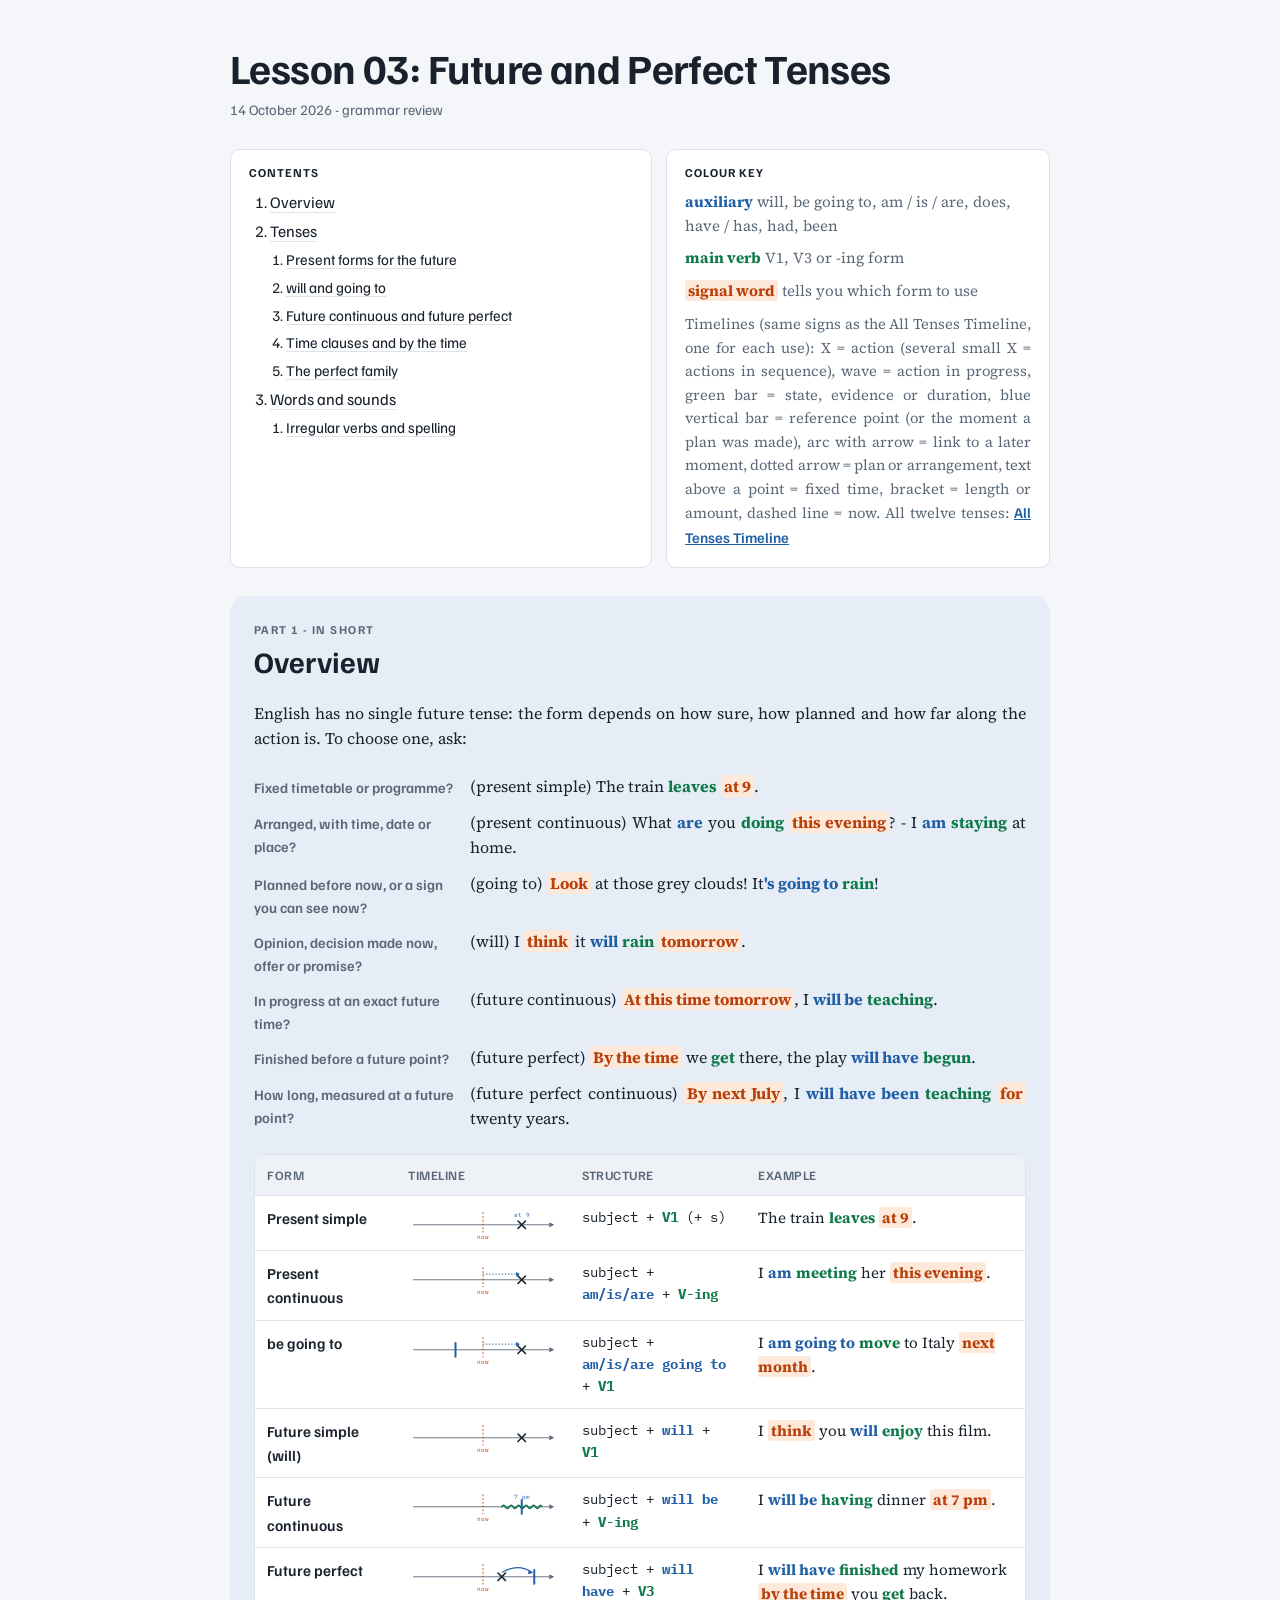
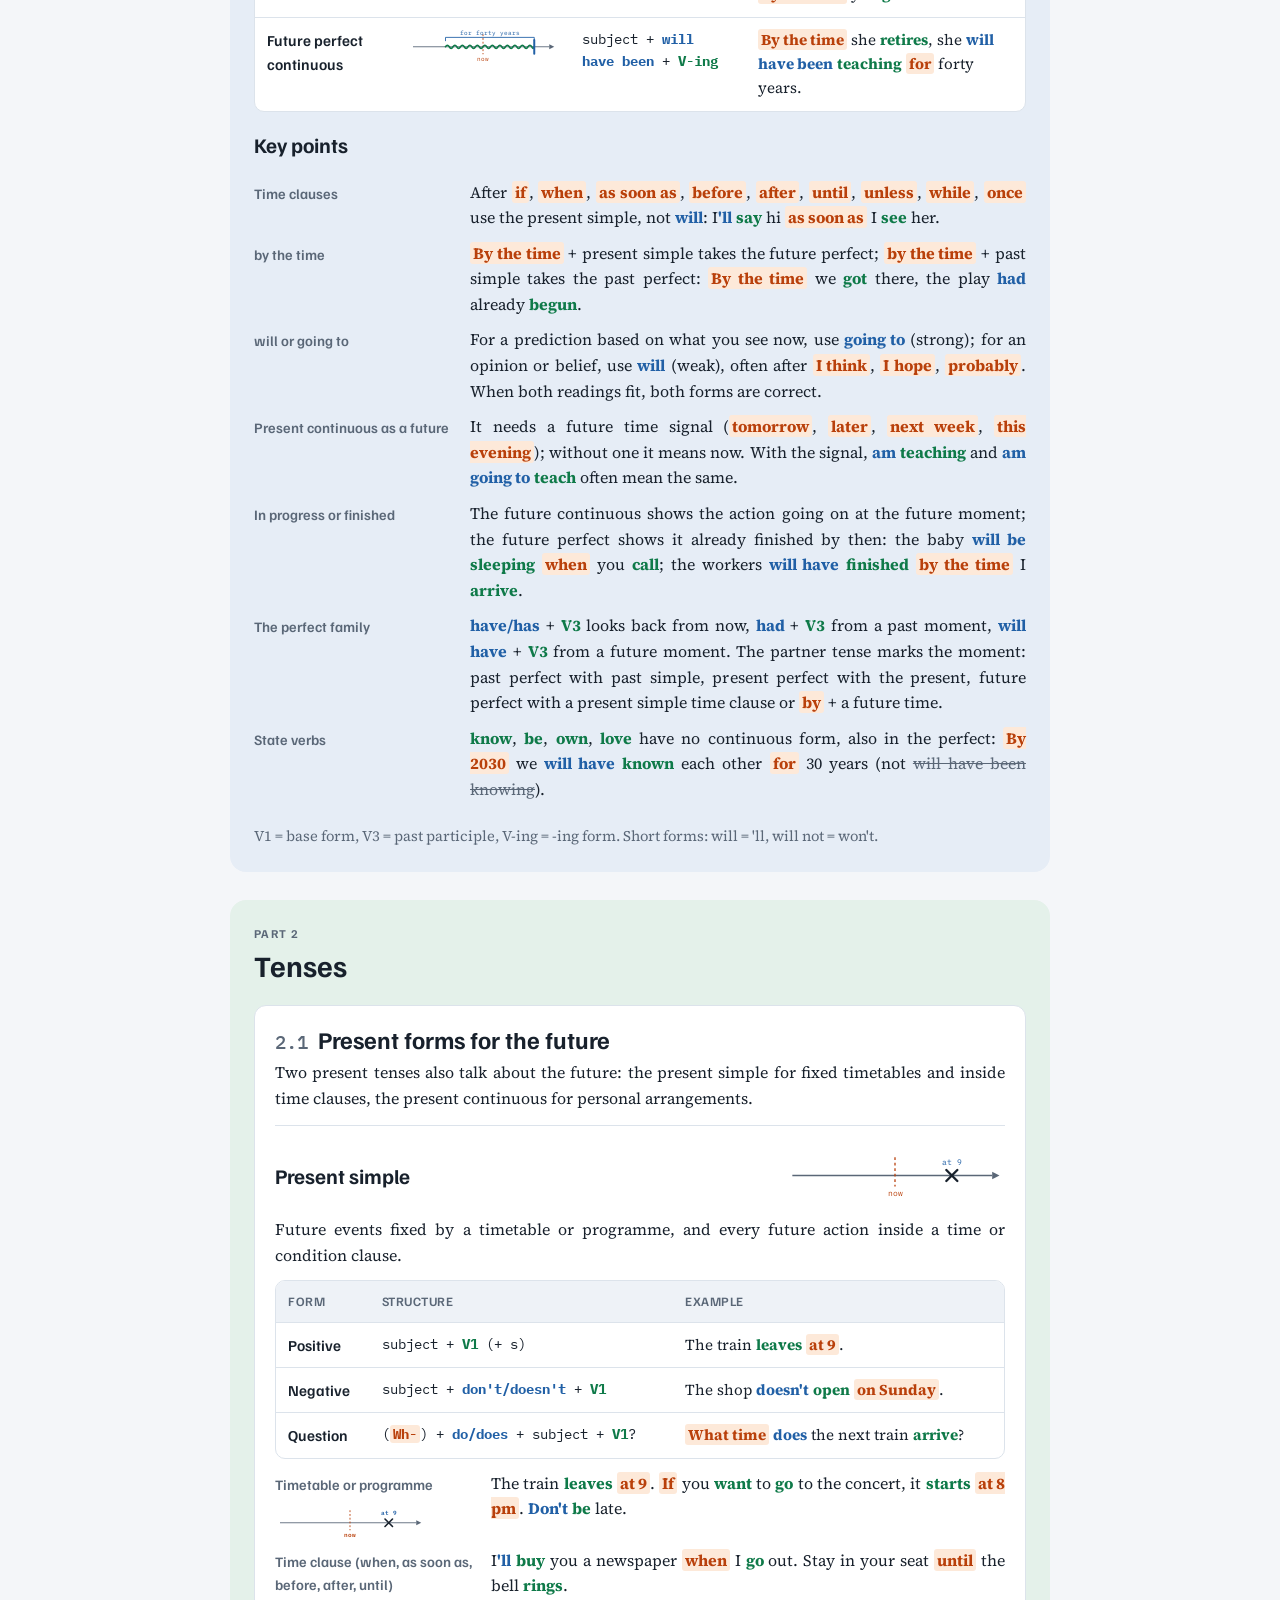
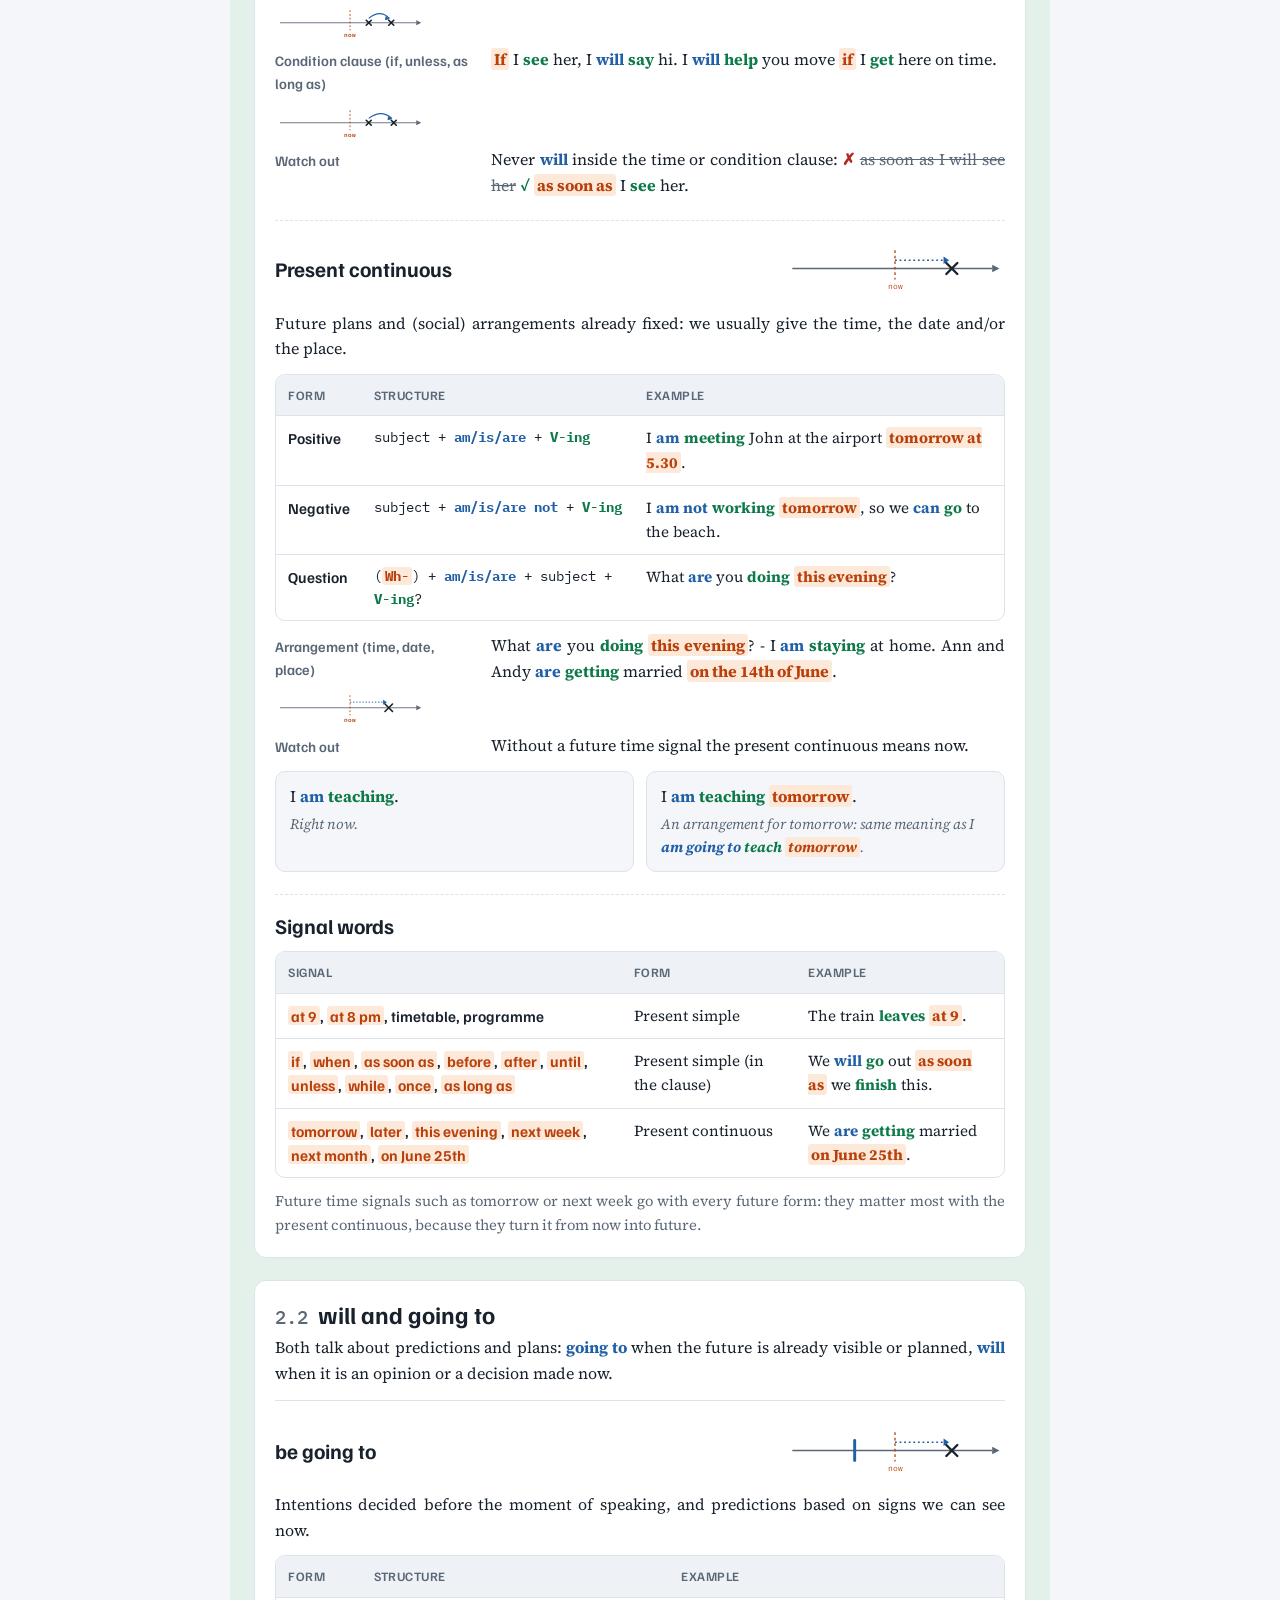
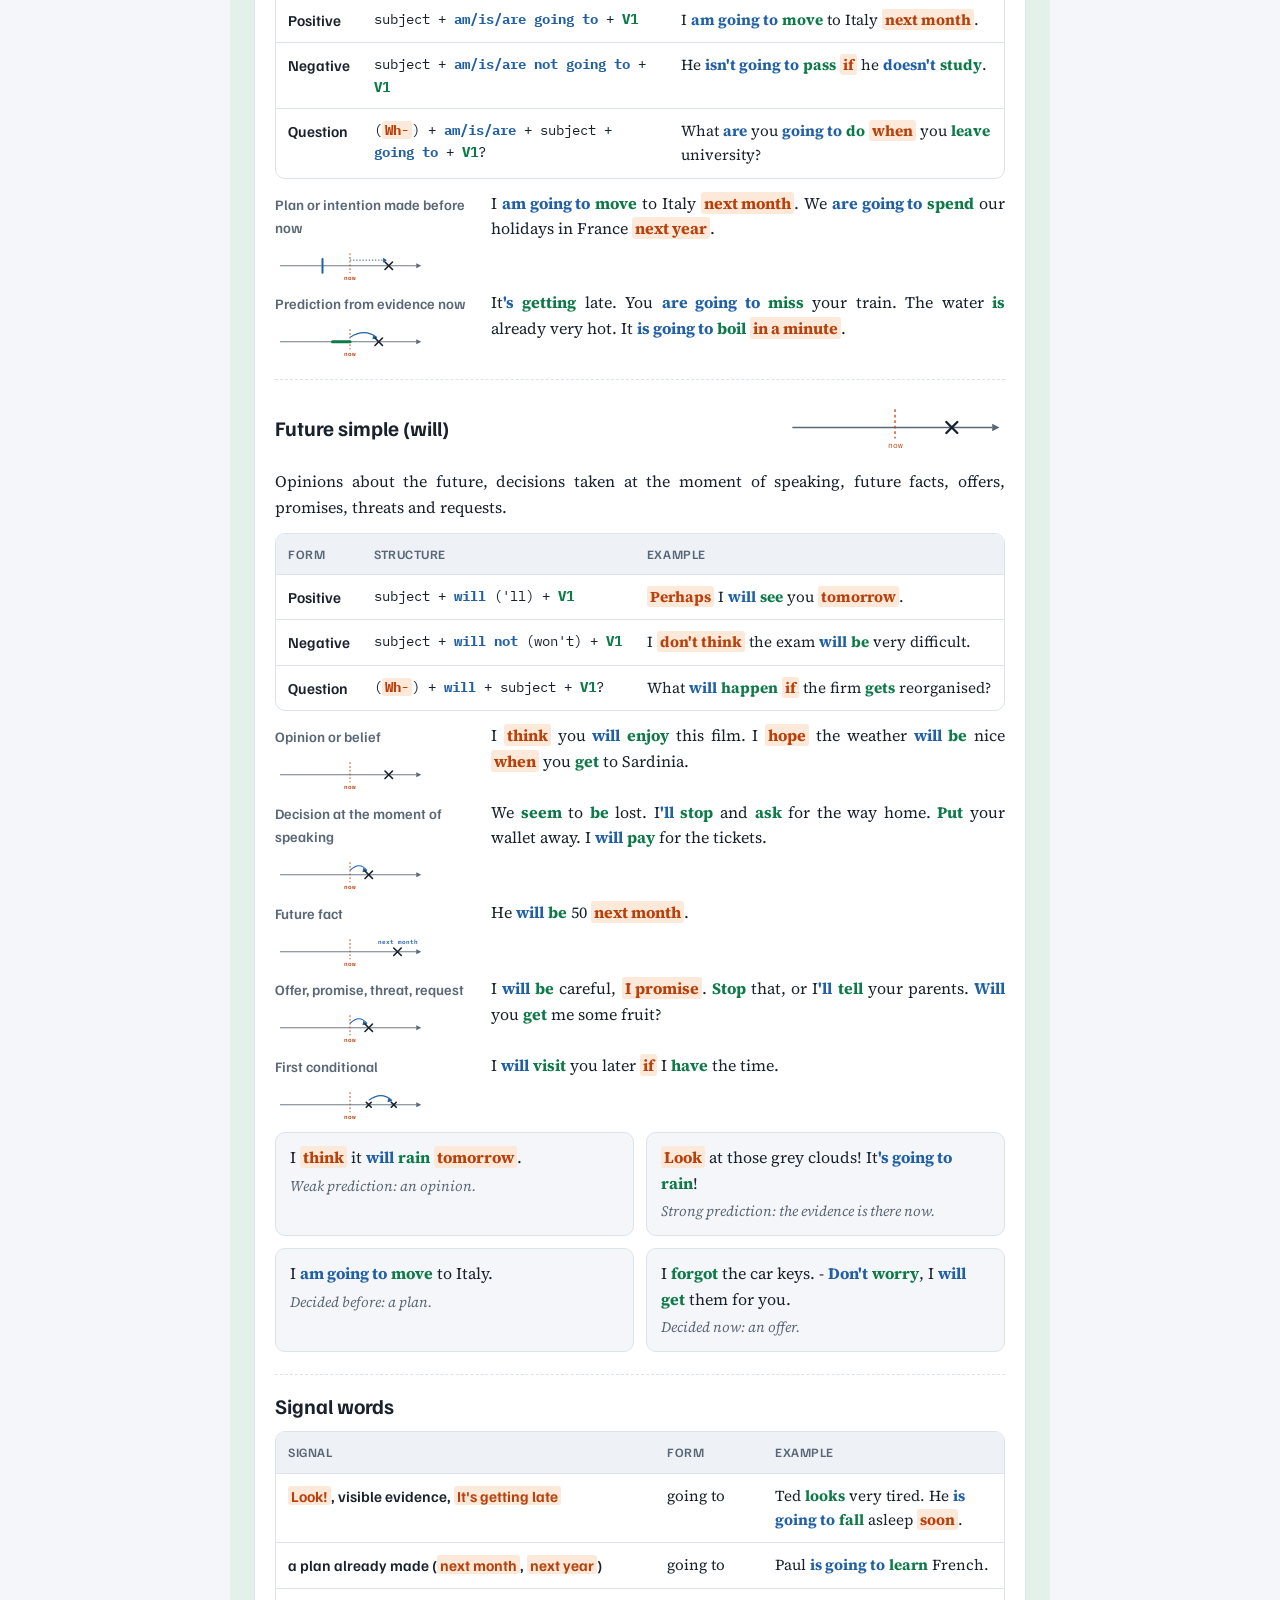
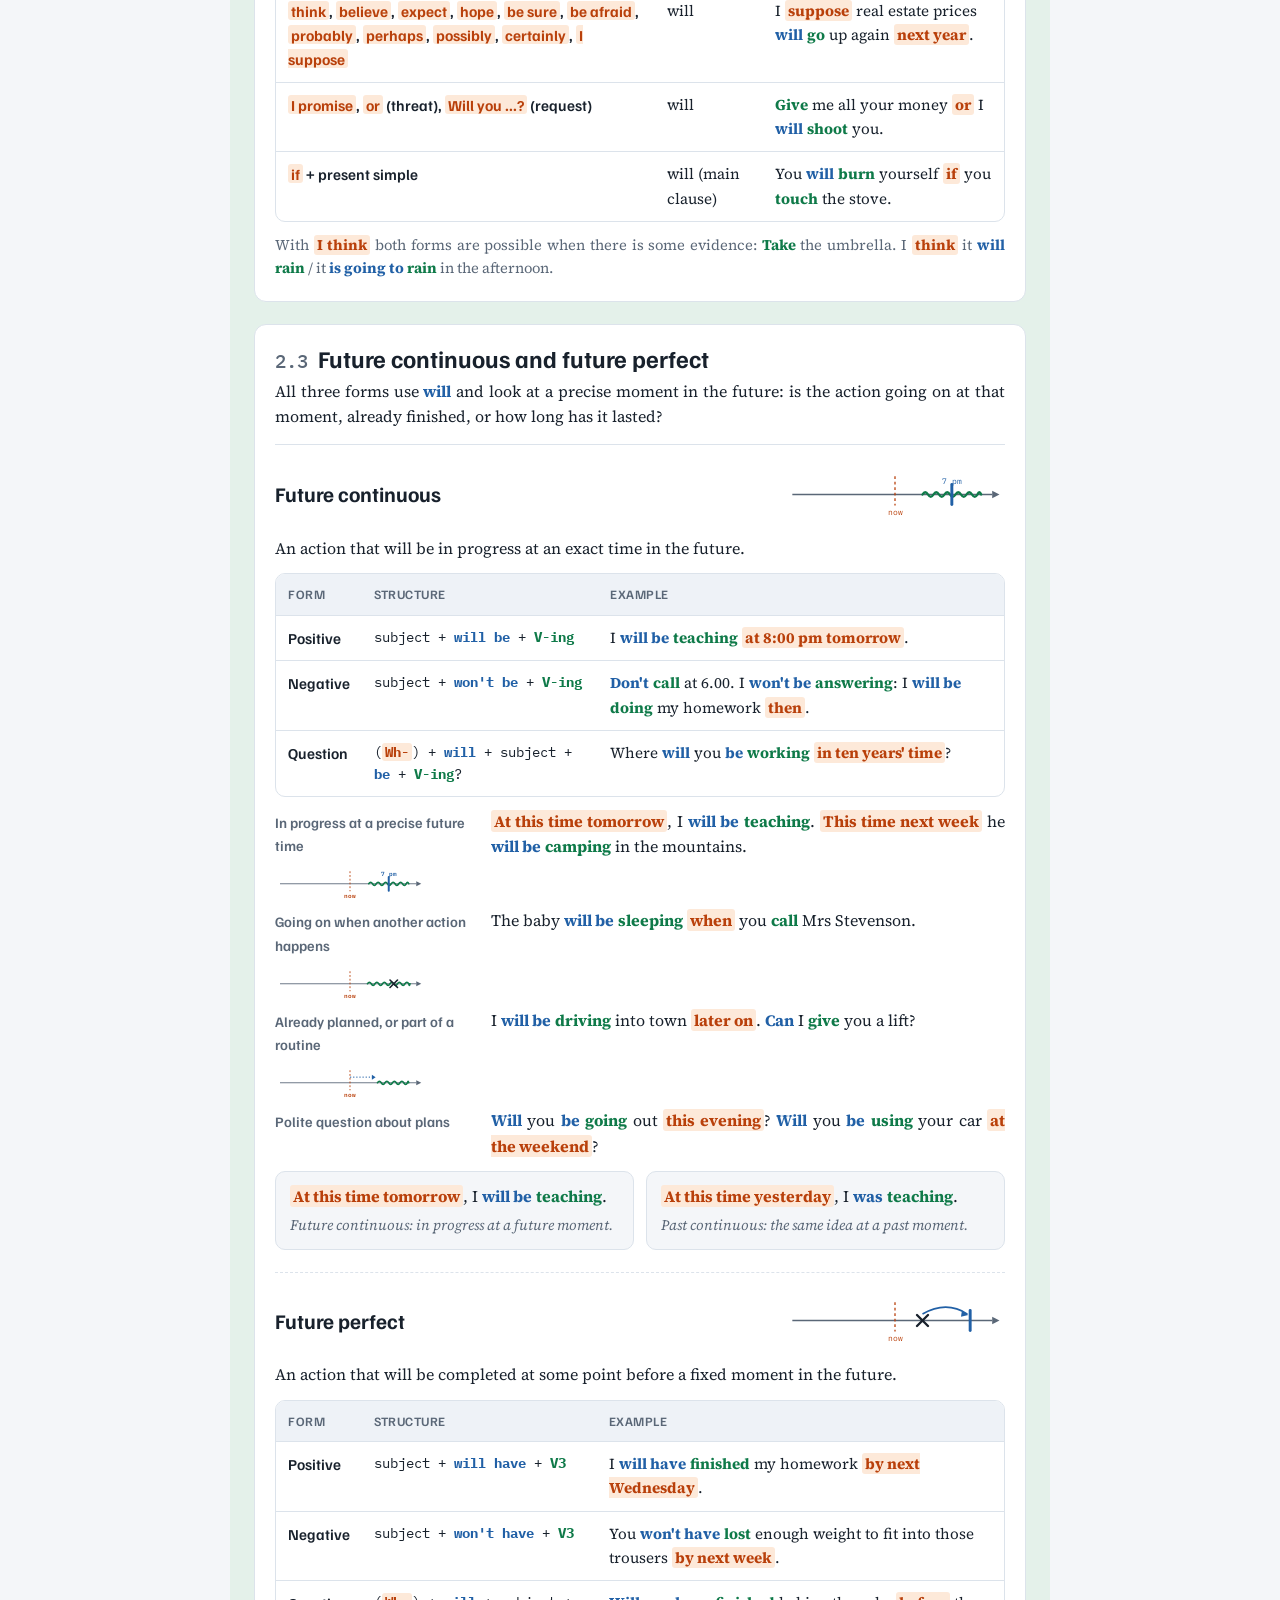
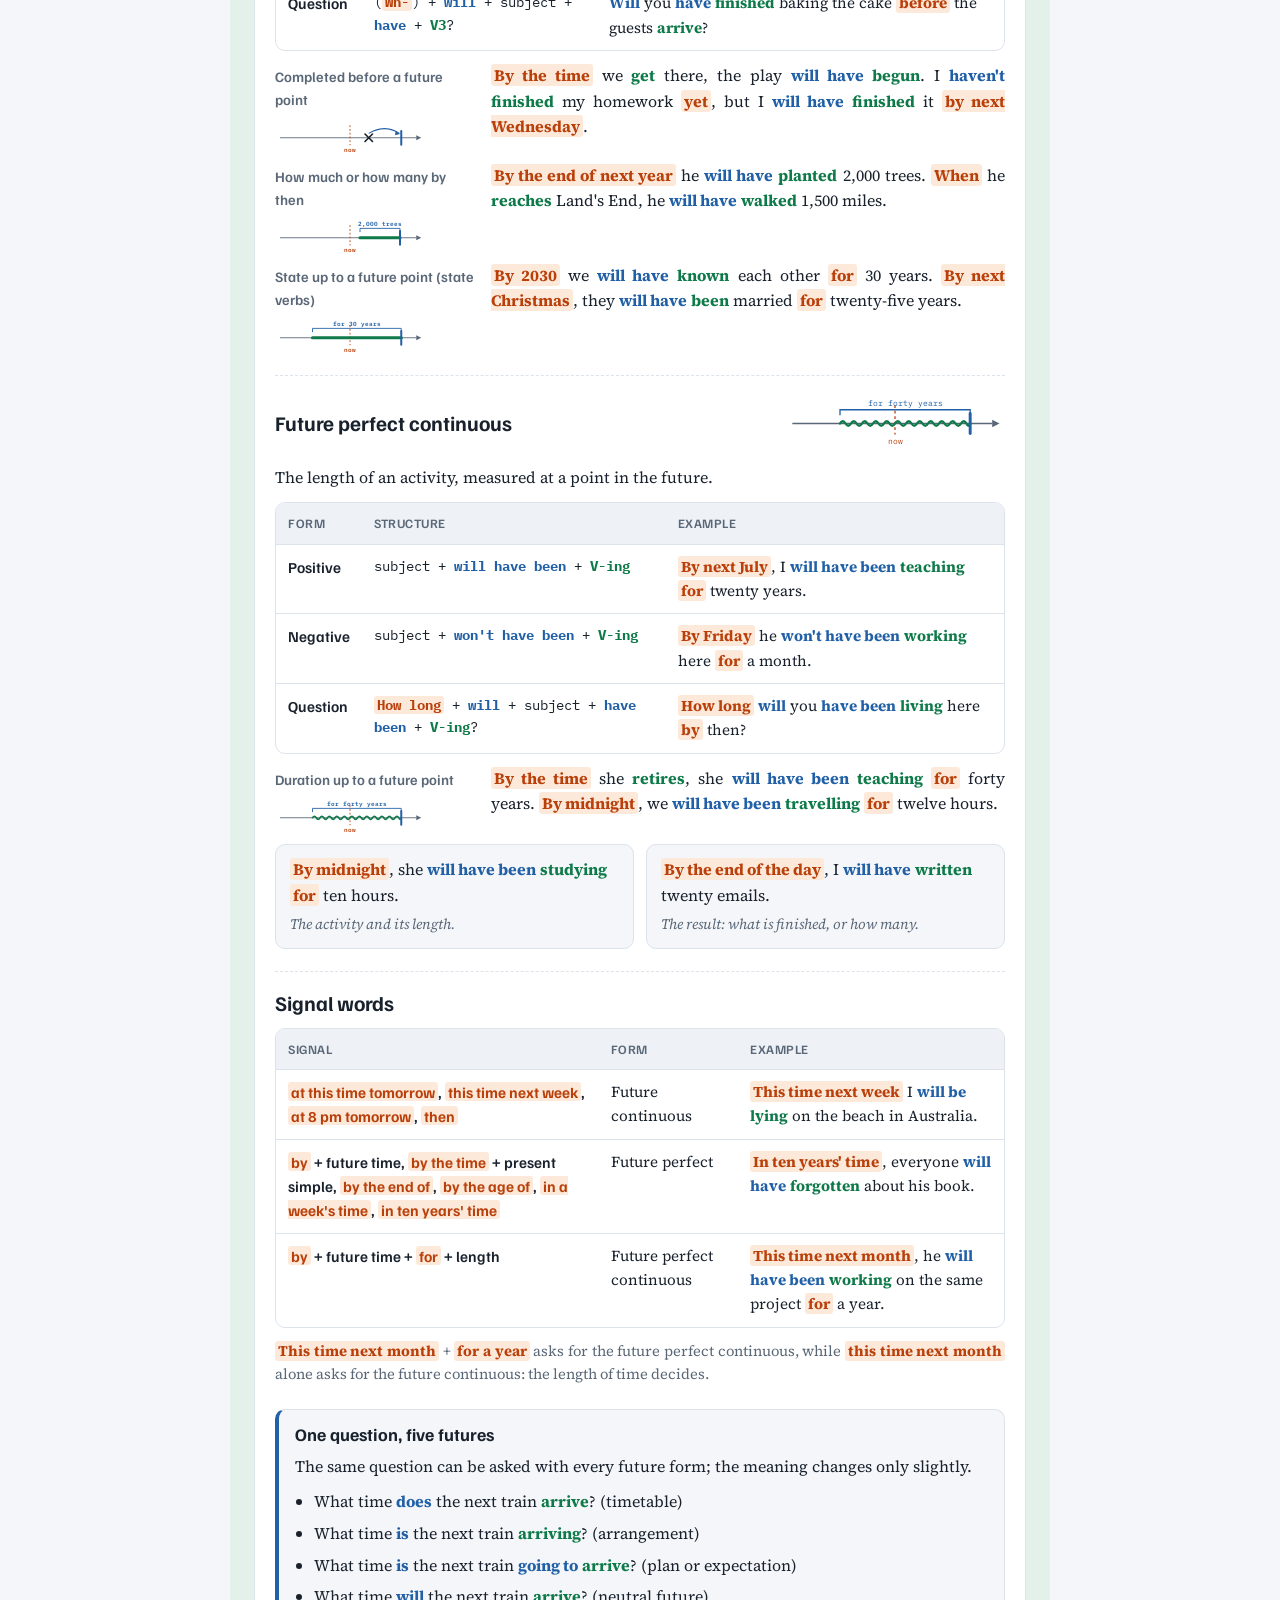
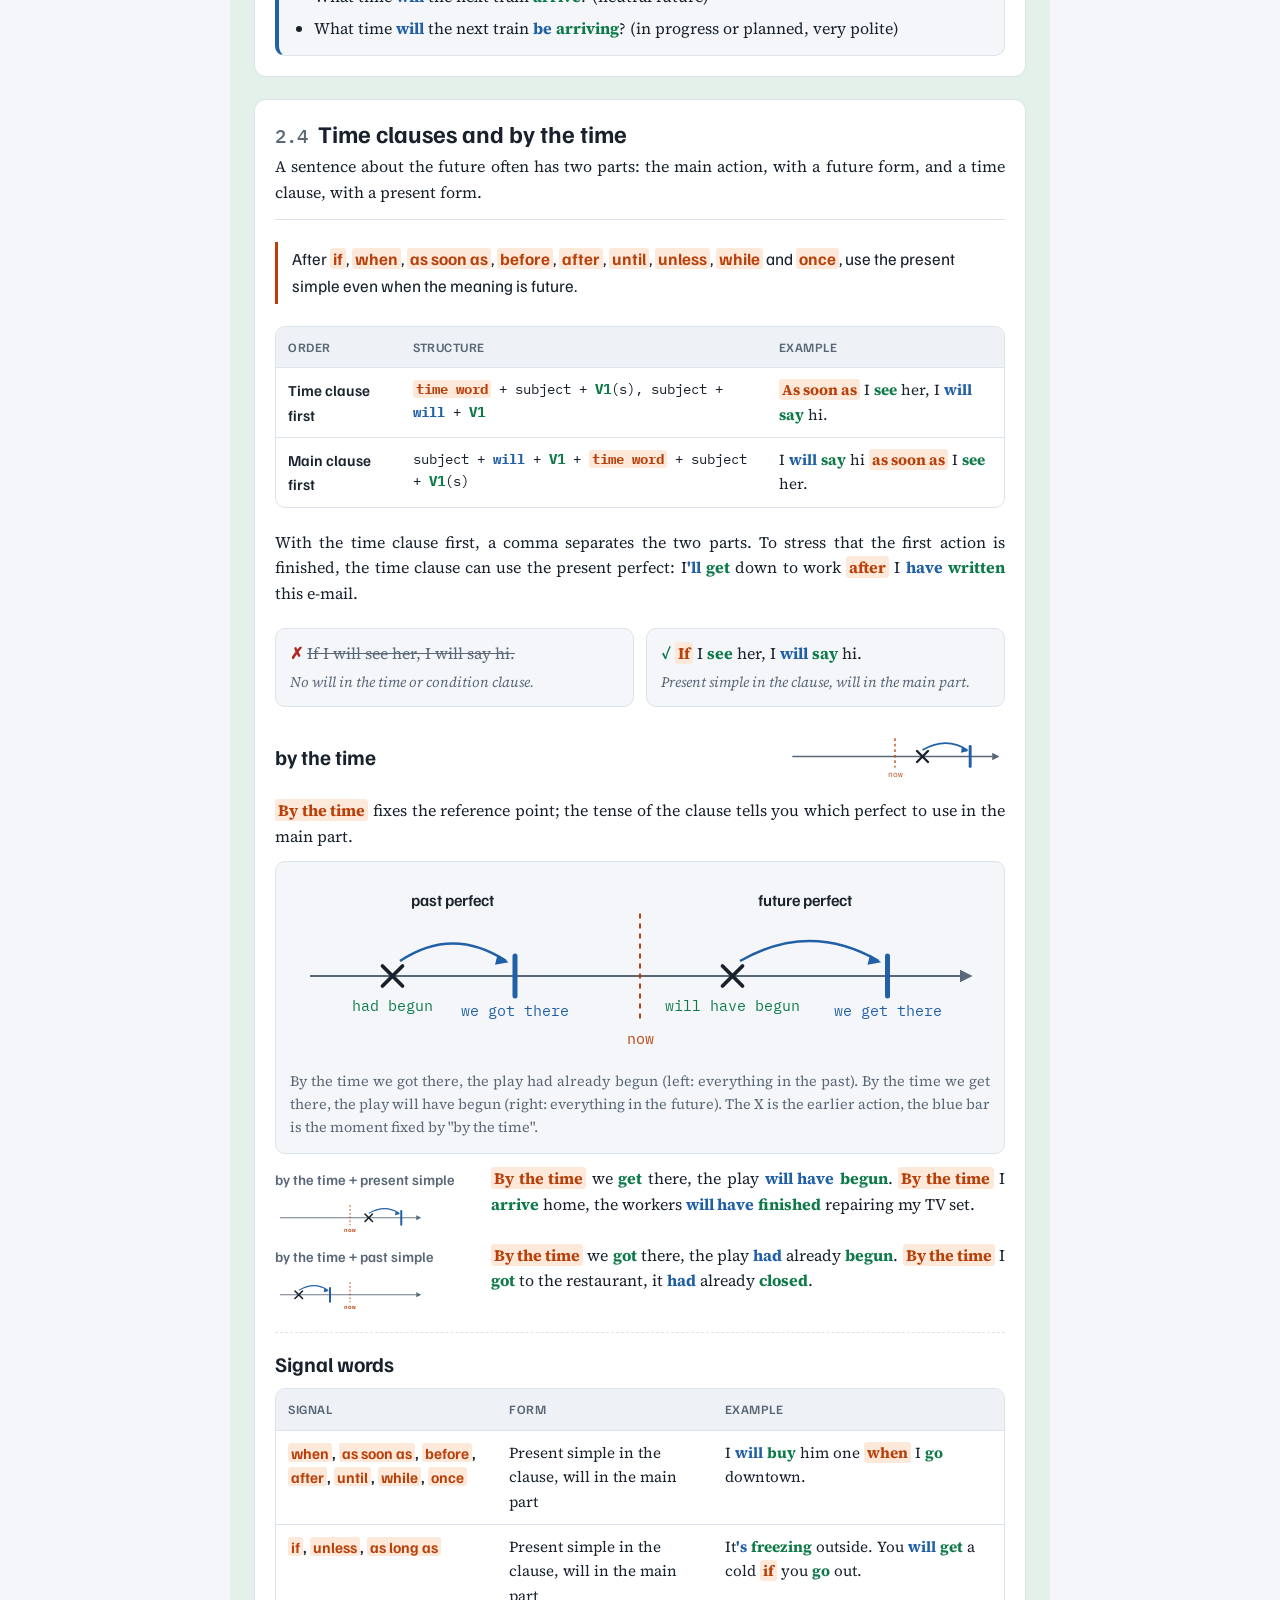
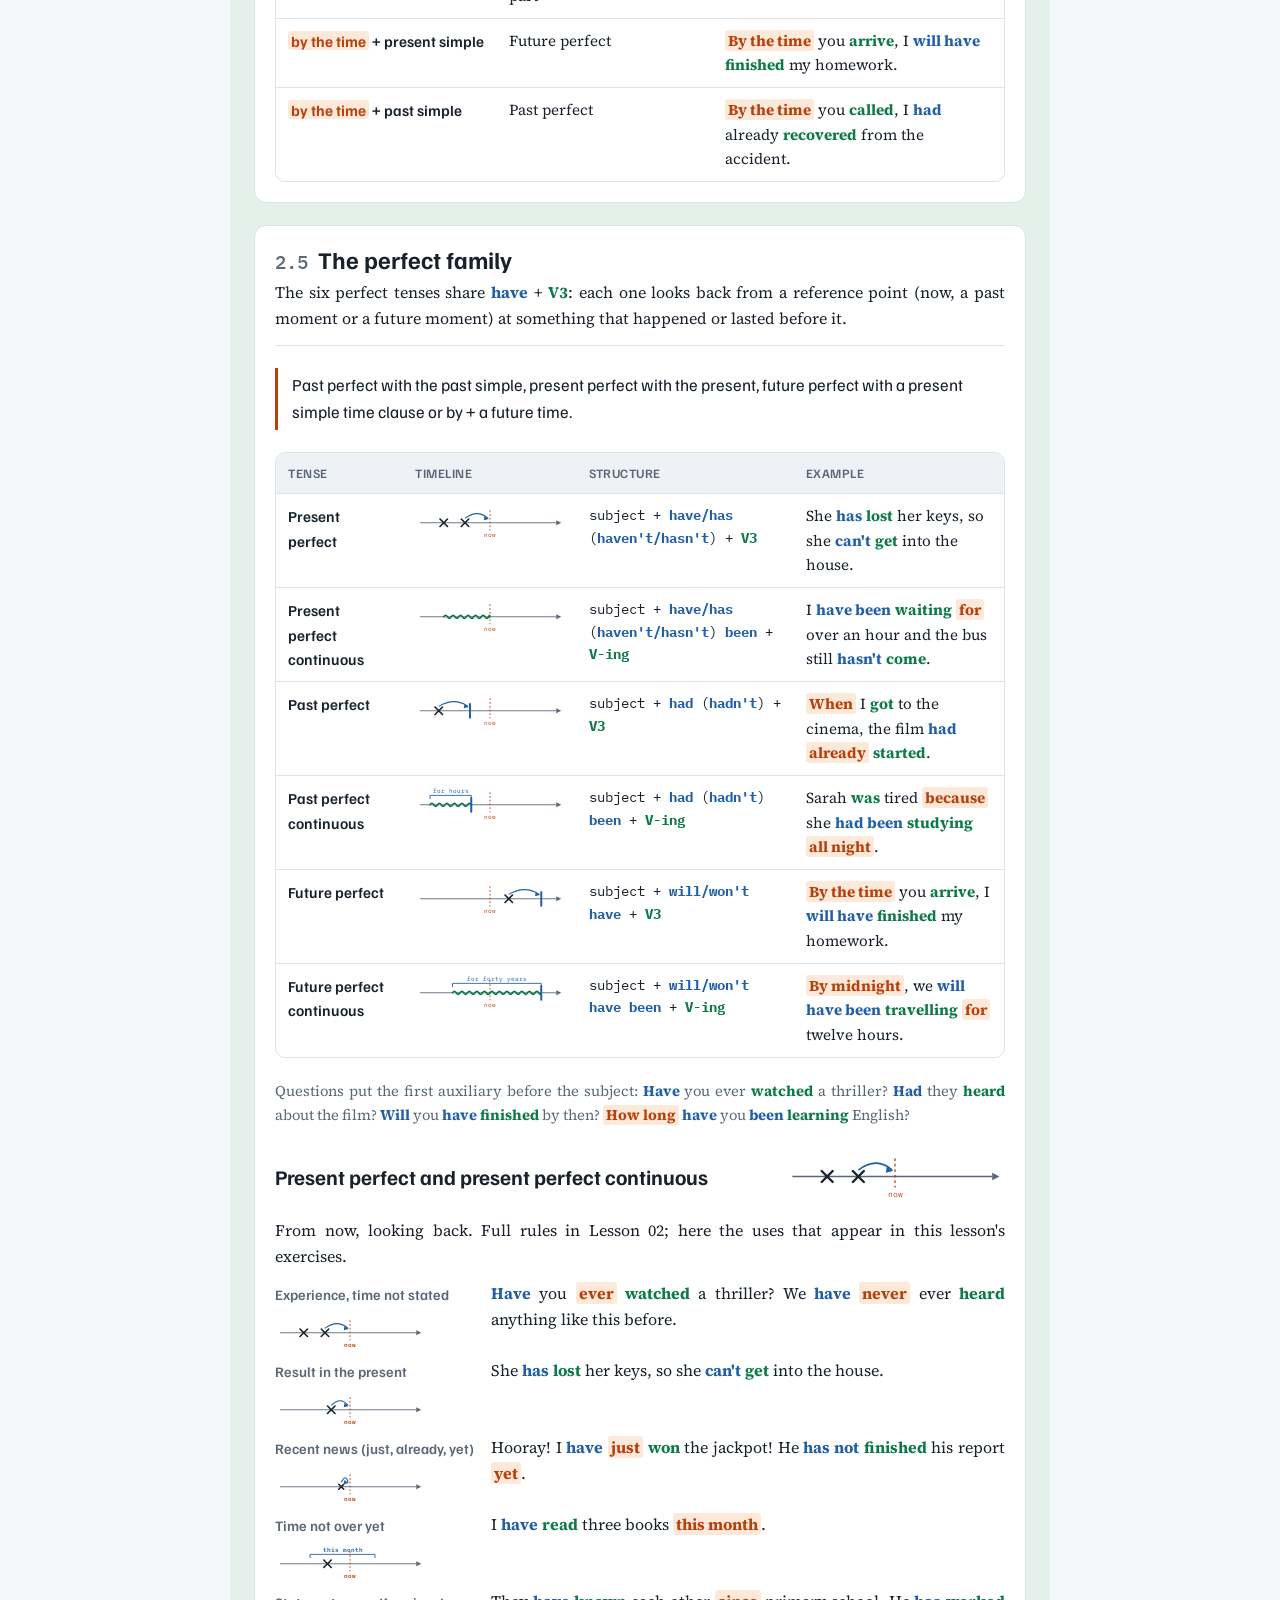
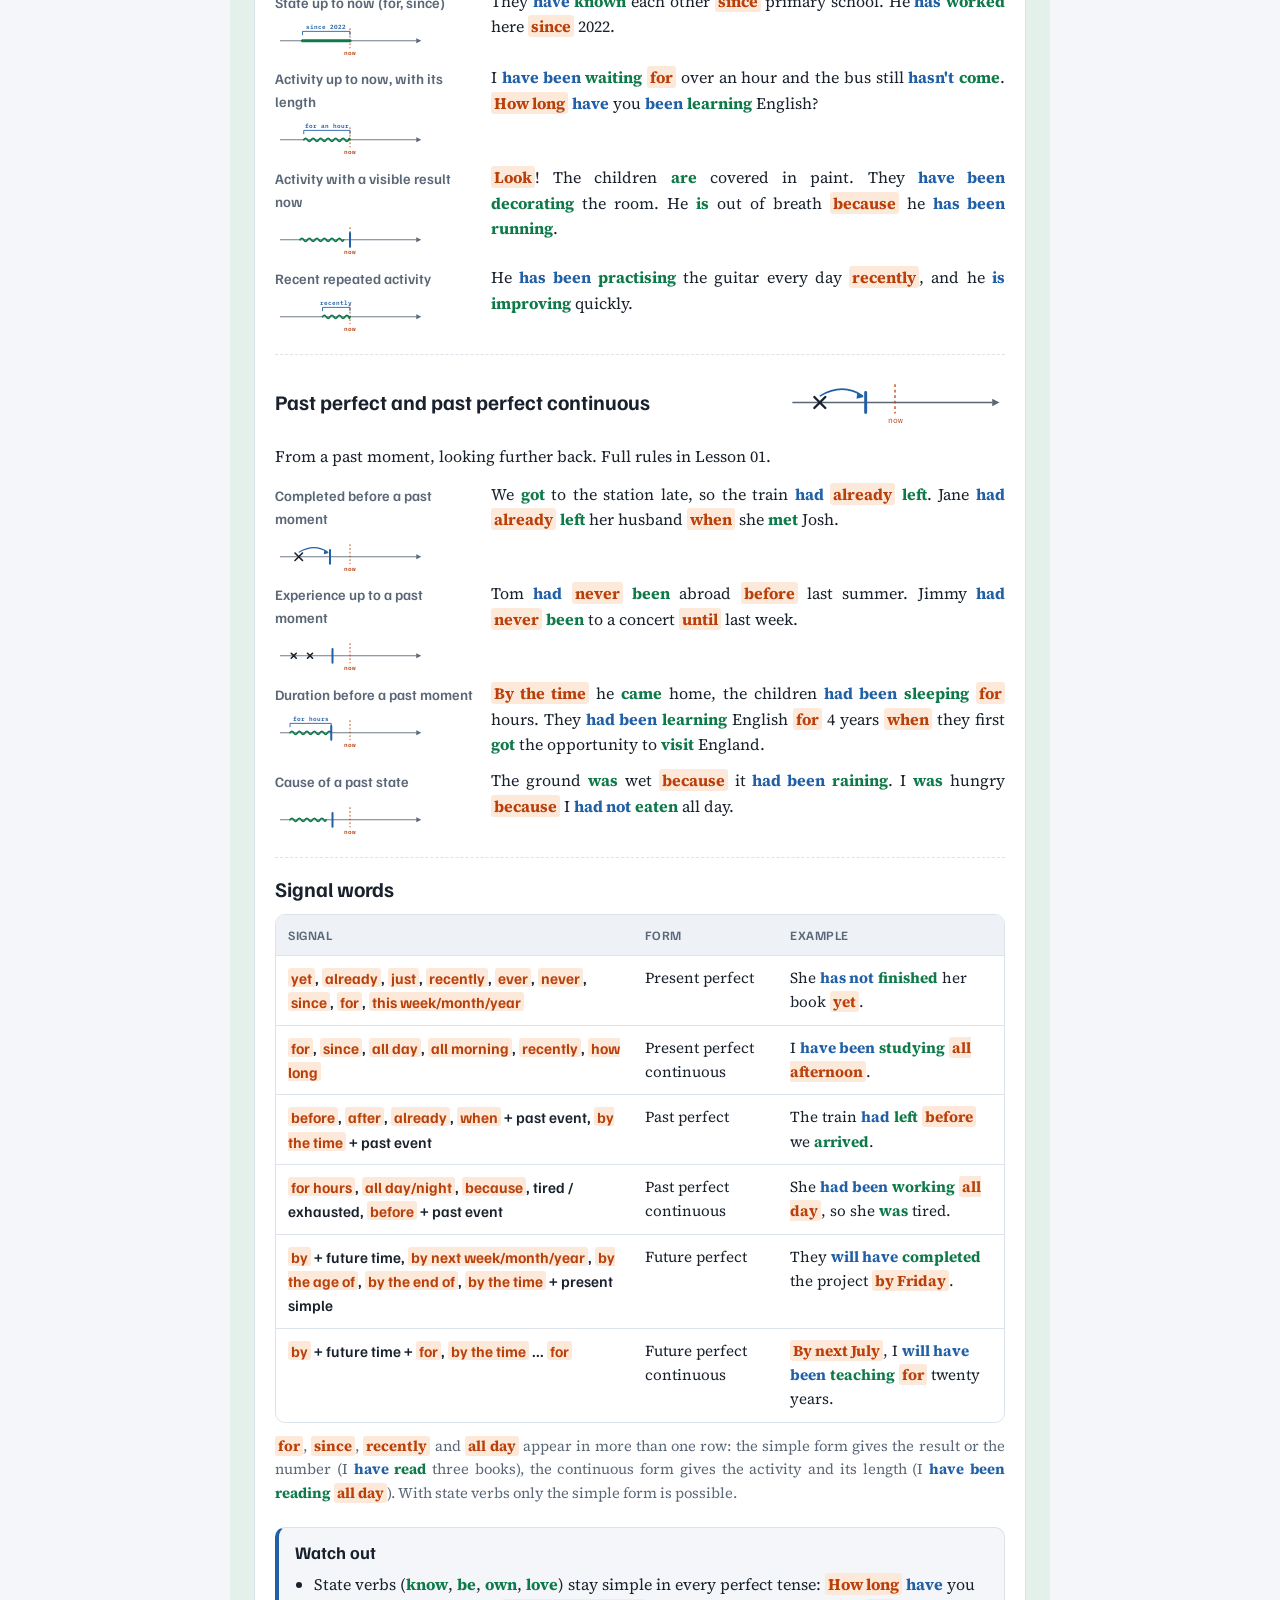
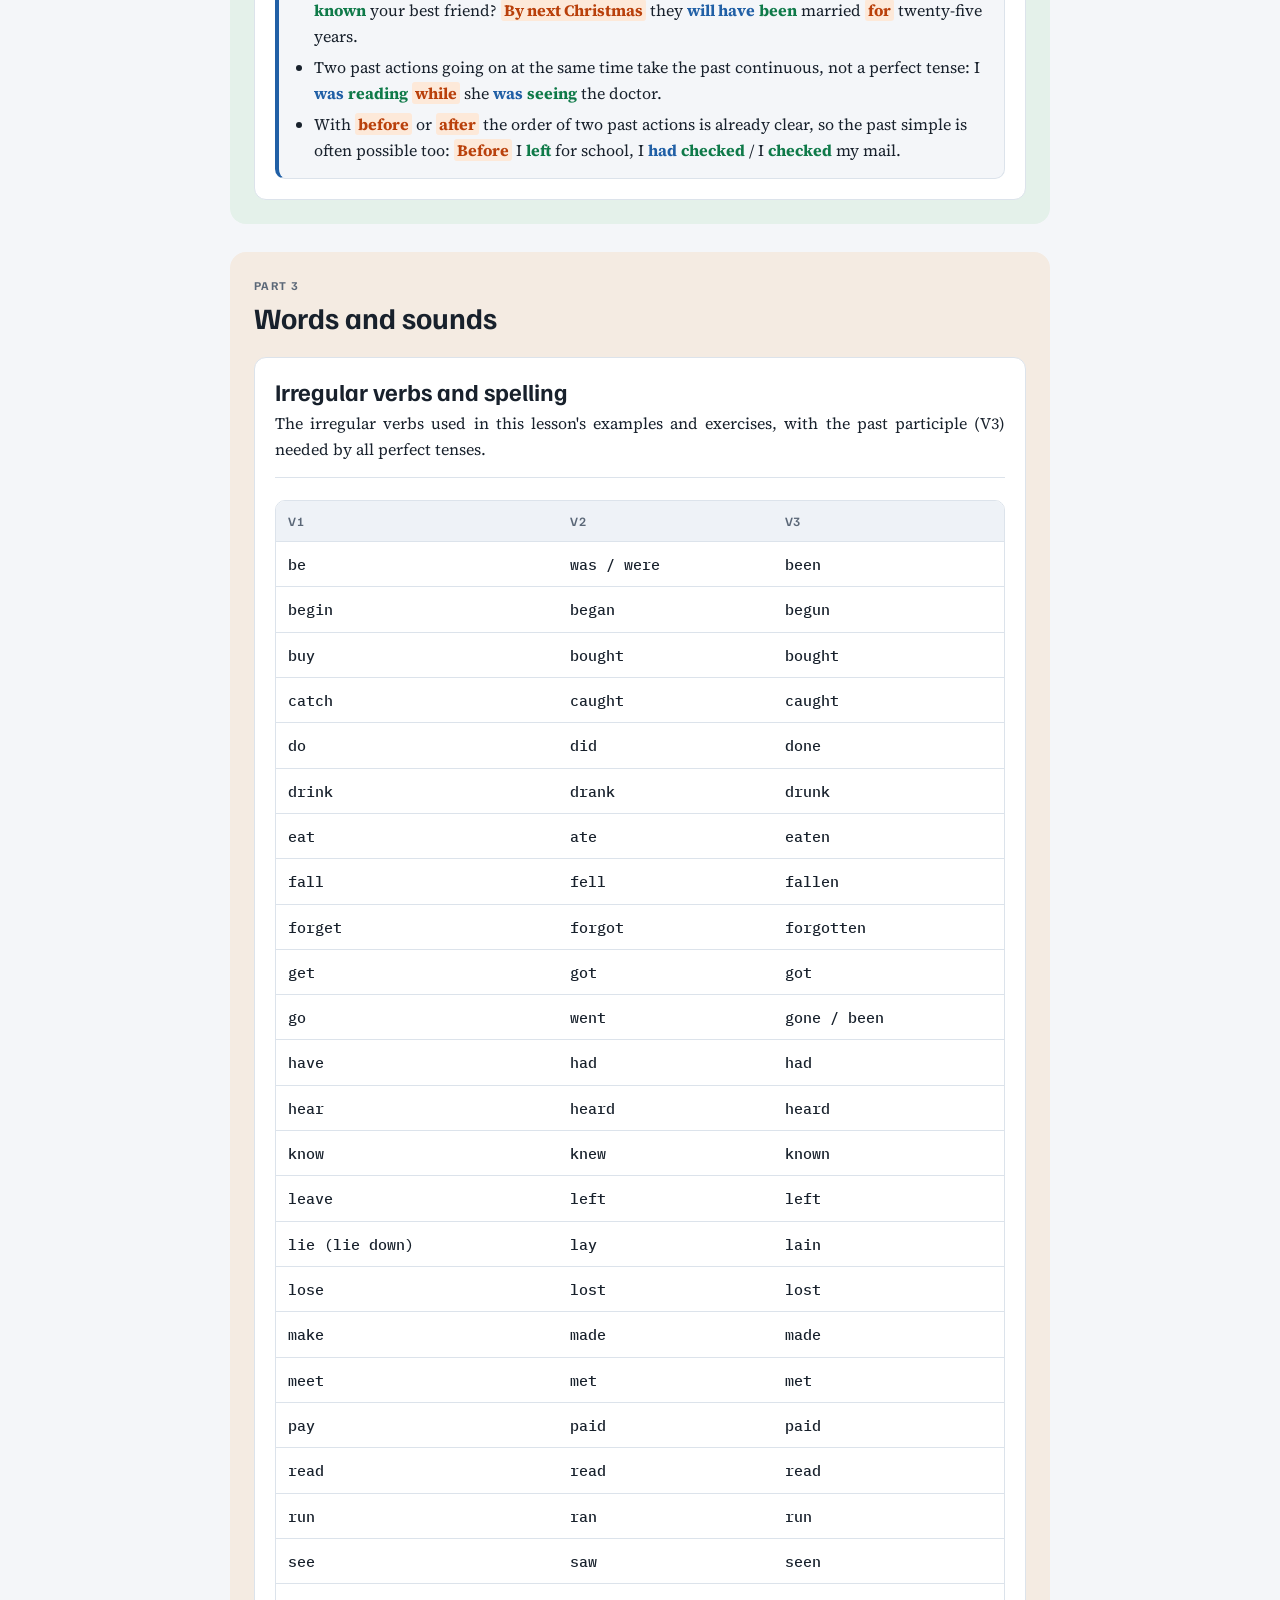
<file: Lesson 03 Future and Perfect Tenses.html>
<!doctype html>
<meta charset="utf-8">
<meta name="viewport" content="width=device-width, initial-scale=1">
<title>Lesson 03 Future and Perfect Tenses</title>
<link rel="preconnect" href="https://fonts.googleapis.com">
<link rel="preconnect" href="https://fonts.gstatic.com" crossorigin>
<link rel="stylesheet" href="https://fonts.googleapis.com/css2?family=Familjen+Grotesk:wght@500;600;700&family=Source+Serif+4:ital,opsz,wght@0,8..60,400;0,8..60,600;1,8..60,400&family=IBM+Plex+Mono:wght@500&display=swap">
<style>
/* Layout: one reading column in three tinted parts (Overview / Tenses / Words); colour = grammar role, shared with the All Tenses Timeline */
:root {
  --bg: #f4f6f9;
  --surface: #ffffff;
  --fg: #18212c;
  --muted: #5a6777;
  --line: #dce3eb;
  --aux: #2160a6;
  --verb: #0f7a49;
  --sig: #b9400b;
  --sig-bg: #fde9d9;
  --head: #eef2f7;
  --mark: #18212c;
  --w1: #e6edf6;
  --w2: #e4f1ea;
  --w3: #f4ebe2;
  --bad: #b3261e;
  --f-display: "Familjen Grotesk", "Helvetica Neue", Arial, sans-serif;
  --f-body: "Source Serif 4", Georgia, "Times New Roman", serif;
  --f-mono: "IBM Plex Mono", ui-monospace, Menlo, Consolas, monospace;
}
@media (prefers-color-scheme: dark) {
  :root:not([data-theme="light"]) {
    --bg: #11161d; --surface: #19202a; --fg: #e5eaf0; --muted: #97a3b2; --line: #29333f;
    --aux: #82b4ee; --verb: #5ccf96; --sig: #ff9c5a; --sig-bg: #3b2416; --head: #1f2833; --mark: #e5eaf0;
    --w1: #16202c; --w2: #14231c; --w3: #241d17; --bad: #ff8a80;
    color-scheme: dark;
  }
}
:root[data-theme="dark"] {
  --bg: #11161d; --surface: #19202a; --fg: #e5eaf0; --muted: #97a3b2; --line: #29333f;
  --aux: #82b4ee; --verb: #5ccf96; --sig: #ff9c5a; --sig-bg: #3b2416; --head: #1f2833; --mark: #e5eaf0;
  --w1: #16202c; --w2: #14231c; --w3: #241d17; --bad: #ff8a80;
  color-scheme: dark;
}
body { background: var(--bg); color: var(--fg); font-family: var(--f-body); font-size: 16px; line-height: 1.6; }
.wrap { max-width: 820px; margin: 0 auto; padding-inline: 18px; padding-block: 36px 64px; display: grid; gap: 28px; }
h1, h2, h3, h4 { font-family: var(--f-display); text-wrap: balance; line-height: 1.15; margin: 0; text-align: left; }
h1 { font-size: clamp(2rem, 5vw, 2.6rem); letter-spacing: -0.015em; }
h2 { font-size: 1.85rem; }
h3 { font-size: 1.5rem; }
h4 { font-size: 1.3rem; color: var(--fg); font-weight: 700; }
.callout h4 { font-size: 1.1rem; }
.n { font-family: var(--f-mono); font-size: 0.8em; color: var(--muted); font-weight: 500; margin-right: 10px; }
p, .j { margin: 0; text-align: justify; hyphens: auto; -webkit-hyphens: auto; }
.meta { font-family: var(--f-display); font-size: 0.9rem; color: var(--muted); margin-top: 6px; text-align: left; }

.a { color: var(--aux); font-weight: 700; }
.v { color: var(--verb); font-weight: 700; }
.s { color: var(--sig); background: var(--sig-bg); font-weight: 700; padding: 0 3px; border-radius: 3px; }
.f { font-family: var(--f-mono); font-size: 0.92em; }
del { color: var(--muted); }
.x { color: var(--bad); font-weight: 700; }
.ok { color: var(--verb); font-weight: 700; }

.top { display: grid; grid-template-columns: minmax(0, 1.1fr) minmax(0, 1fr); gap: 14px; }
.box { background: var(--surface); border: 1px solid var(--line); border-radius: 10px; padding: 16px 18px; display: grid; gap: 10px; align-content: start; min-width: 0; }
.box h4 { font-size: 0.76rem; text-transform: uppercase; letter-spacing: 0.08em; }
.toc ol { margin: 0; padding-left: 1.3em; display: grid; gap: 4px; font-family: var(--f-display); }
.toc ol ol { padding-left: 1.1em; margin-top: 3px; font-size: 0.93rem; }
.toc a { color: var(--fg); text-decoration: none; border-bottom: 1px solid var(--line); }
.toc a:hover, .toc a:focus-visible { border-color: var(--aux); color: var(--aux); outline: none; }
.key ul { list-style: none; margin: 0; padding: 0; display: grid; gap: 8px; font-size: 0.95rem; }
.key .ex { color: var(--muted); }
.link { font-family: var(--f-display); font-weight: 600; color: var(--aux); }

.world { border-radius: 16px; padding: 24px; display: grid; gap: 22px; scroll-margin-top: 16px; }
.world.w1 { background: var(--w1); } .world.w2 { background: var(--w2); } .world.w3 { background: var(--w3); }
.world > header { display: grid; gap: 6px; }
.eyebrow { font-family: var(--f-display); font-size: 0.75rem; font-weight: 700; letter-spacing: 0.12em; text-transform: uppercase; color: var(--muted); }
.sub { background: var(--surface); border: 1px solid var(--line); border-radius: 12px; padding: 20px; display: grid; gap: 22px; scroll-margin-top: 16px; }
.sub > header { display: grid; gap: 6px; padding-bottom: 14px; border-bottom: 1px solid var(--line); }
section { display: grid; gap: 12px; scroll-margin-top: 16px; }
section + section { border-top: 1px dashed var(--line); padding-top: 20px; }
.thead { display: flex; flex-wrap: wrap; align-items: center; justify-content: space-between; gap: 8px 16px; }
.thead svg { width: 220px; max-width: 100%; height: auto; flex: none; }
.signals { font-size: 0.92rem; color: var(--muted); font-family: var(--f-display); }

.tbl { overflow-x: auto; border: 1px solid var(--line); border-radius: 10px; background: var(--surface); }
table { border-collapse: collapse; width: 100%; font-size: 0.95rem; }
th, td { text-align: left; vertical-align: top; padding: 10px 12px; border-bottom: 1px solid var(--line); }
tr:last-child td { border-bottom: 0; }
th { background: var(--head); font-family: var(--f-display); font-weight: 600; font-size: 0.8rem; letter-spacing: 0.04em; text-transform: uppercase; color: var(--muted); }
td:first-child { font-family: var(--f-display); font-weight: 600; }
td svg { width: 150px; height: auto; display: block; }
.irr td, .irr td:first-child { font-family: var(--f-mono); font-weight: 500; }

.uses { list-style: none; margin: 0; padding: 0; display: grid; gap: 10px; }
.uses li { display: grid; grid-template-columns: 12.5rem minmax(0, 1fr); gap: 4px 16px; }
.uses .k { font-family: var(--f-display); font-weight: 600; font-size: 0.9rem; color: var(--muted); padding-top: 2px; text-align: left; }
.pair { display: grid; grid-template-columns: minmax(0, 1fr) minmax(0, 1fr); gap: 12px; }
.pair > div { background: var(--bg); border: 1px solid var(--line); border-radius: 10px; padding: 12px 14px; display: grid; gap: 4px; align-content: start; }
.pair .gl { font-size: 0.9rem; color: var(--muted); font-style: italic; }
.rule { border-left: 3px solid var(--sig); padding: 4px 0 4px 14px; font-family: var(--f-display); font-size: 1.05rem; text-align: left; }
.callout { background: var(--bg); border: 1px solid var(--line); border-left: 4px solid var(--aux); border-radius: 10px; padding: 14px 16px; display: grid; gap: 10px; }
.callout ul { margin: 0; padding-left: 1.2em; display: grid; gap: 6px; }
figure { margin: 0; background: var(--bg); border: 1px solid var(--line); border-radius: 10px; padding: 14px; overflow-x: auto; }
figure svg { width: 100%; min-width: 420px; height: auto; display: block; }
figcaption { font-size: 0.9rem; color: var(--muted); margin-top: 6px; text-align: justify; }
.small { font-size: 0.92rem; color: var(--muted); }
footer { font-family: var(--f-display); font-size: 0.85rem; color: var(--muted); border-top: 1px solid var(--line); padding-top: 14px; }

.uses .k .mini { display: block; margin-top: 8px; }
.uses .k .mini svg { width: 150px; max-width: 100%; height: auto; display: block; }

@media (max-width: 640px) {
  .top, .pair { grid-template-columns: minmax(0, 1fr); }
  .uses li { grid-template-columns: minmax(0, 1fr); }
  .world { padding: 14px; border-radius: 12px; }
  .sub { padding: 14px; }
}
</style>
<div class="wrap" lang="en-GB">
  <header>
    <h1>Lesson 03: Future and Perfect Tenses</h1>
    <p class="meta">14 October 2026 - grammar review</p>
  </header>

  <div class="top">
    <nav class="box toc" aria-label="Contents">
      <h4>Contents</h4>
      <ol>
        <li><a href="#overview">Overview</a></li>
        <li><a href="#tenses">Tenses</a>
          <ol>
            <li><a href="#present-forms">Present forms for the future</a></li>
            <li><a href="#will-going-to">will and going to</a></li>
            <li><a href="#future-continuous-perfect">Future continuous and future perfect</a></li>
            <li><a href="#time-clauses">Time clauses and by the time</a></li>
            <li><a href="#perfect-family">The perfect family</a></li>
          </ol>
        </li>
        <li><a href="#words">Words and sounds</a>
          <ol>
            <li><a href="#irregular-verbs">Irregular verbs and spelling</a></li>
          </ol>
        </li>
      </ol>
    </nav>
    <div class="box key">
      <h4>Colour key</h4>
      <ul>
        <li><span class="a">auxiliary</span> <span class="ex">will, be going to, am / is / are, does, have / has, had, been</span></li>
        <li><span class="v">main verb</span> <span class="ex">V1, V3 or -ing form</span></li>
        <li><span class="s">signal word</span> <span class="ex">tells you which form to use</span></li>
      </ul>
      <p class="small">Timelines (same signs as the All Tenses Timeline, one for each use): X = action (several small X = actions in sequence), wave = action in progress, green bar = state, evidence or duration, blue vertical bar = reference point (or the moment a plan was made), arc with arrow = link to a later moment, dotted arrow = plan or arrangement, text above a point = fixed time, bracket = length or amount, dashed line = now. All twelve tenses: <a class="link" href="https://claude.ai/artifact/84gEdEArTuydNRLZNB8gow" target="_blank" rel="noopener">All Tenses Timeline</a></p>
    </div>
  </div>

  <!-- PART 1 -->
  <div class="world w1" id="overview">
    <header>
      <span class="eyebrow">Part 1 - In short</span>
      <h2>Overview</h2>
    </header>
    <p>English has no single future tense: the form depends on how sure, how planned and how far along the action is. To choose one, ask:</p>
    <ul class="uses">
      <li><span class="k">Fixed timetable or programme?</span><span class="j">(present simple) The train <span class="v">leaves</span> <span class="s">at 9</span>.</span></li>
      <li><span class="k">Arranged, with time, date or place?</span><span class="j">(present continuous) What <span class="a">are</span> you <span class="v">doing</span> <span class="s">this evening</span>? - I <span class="a">am</span> <span class="v">staying</span> at home.</span></li>
      <li><span class="k">Planned before now, or a sign you can see now?</span><span class="j">(going to) <span class="s">Look</span> at those grey clouds! It<span class="a">'s going to</span> <span class="v">rain</span>!</span></li>
      <li><span class="k">Opinion, decision made now, offer or promise?</span><span class="j">(will) I <span class="s">think</span> it <span class="a">will</span> <span class="v">rain</span> <span class="s">tomorrow</span>.</span></li>
      <li><span class="k">In progress at an exact future time?</span><span class="j">(future continuous) <span class="s">At this time tomorrow</span>, I <span class="a">will be</span> <span class="v">teaching</span>.</span></li>
      <li><span class="k">Finished before a future point?</span><span class="j">(future perfect) <span class="s">By the time</span> we <span class="v">get</span> there, the play <span class="a">will have</span> <span class="v">begun</span>.</span></li>
      <li><span class="k">How long, measured at a future point?</span><span class="j">(future perfect continuous) <span class="s">By next July</span>, I <span class="a">will have been</span> <span class="v">teaching</span> <span class="s">for</span> twenty years.</span></li>
    </ul>
    <div class="tbl"><table>
      <thead><tr><th>Form</th><th>Timeline</th><th>Structure</th><th>Example</th></tr></thead>
      <tbody>
        <tr><td>Present simple</td><td data-icon="prsTime"></td><td class="f">subject + <span class="v">V1</span> (+ s)</td><td>The train <span class="v">leaves</span> <span class="s">at 9</span>.</td></tr>
        <tr><td>Present continuous</td><td data-icon="prcPlan"></td><td class="f">subject + <span class="a">am/is/are</span> + <span class="v">V-ing</span></td><td>I <span class="a">am</span> <span class="v">meeting</span> her <span class="s">this evening</span>.</td></tr>
        <tr><td>be going to</td><td data-icon="gtPlan"></td><td class="f">subject + <span class="a">am/is/are going to</span> + <span class="v">V1</span></td><td>I <span class="a">am going to</span> <span class="v">move</span> to Italy <span class="s">next month</span>.</td></tr>
        <tr><td>Future simple (will)</td><td data-icon="fs"></td><td class="f">subject + <span class="a">will</span> + <span class="v">V1</span></td><td>I <span class="s">think</span> you <span class="a">will</span> <span class="v">enjoy</span> this film.</td></tr>
        <tr><td>Future continuous</td><td data-icon="fc"></td><td class="f">subject + <span class="a">will be</span> + <span class="v">V-ing</span></td><td>I <span class="a">will be</span> <span class="v">having</span> dinner <span class="s">at 7 pm</span>.</td></tr>
        <tr><td>Future perfect</td><td data-icon="fp"></td><td class="f">subject + <span class="a">will have</span> + <span class="v">V3</span></td><td>I <span class="a">will have</span> <span class="v">finished</span> my homework <span class="s">by the time</span> you <span class="v">get</span> back.</td></tr>
        <tr><td>Future perfect continuous</td><td data-icon="fpc"></td><td class="f">subject + <span class="a">will have been</span> + <span class="v">V-ing</span></td><td><span class="s">By the time</span> she <span class="v">retires</span>, she <span class="a">will have been</span> <span class="v">teaching</span> <span class="s">for</span> forty years.</td></tr>
      </tbody>
    </table></div>
    <h4>Key points</h4>
    <ul class="uses">
      <li><span class="k">Time clauses</span><span class="j">After <span class="s">if</span>, <span class="s">when</span>, <span class="s">as soon as</span>, <span class="s">before</span>, <span class="s">after</span>, <span class="s">until</span>, <span class="s">unless</span>, <span class="s">while</span>, <span class="s">once</span> use the present simple, not <span class="a">will</span>: I<span class="a">'ll</span> <span class="v">say</span> hi <span class="s">as soon as</span> I <span class="v">see</span> her.</span></li>
      <li><span class="k">by the time</span><span class="j"><span class="s">By the time</span> + present simple takes the future perfect; <span class="s">by the time</span> + past simple takes the past perfect: <span class="s">By the time</span> we <span class="v">got</span> there, the play <span class="a">had</span> already <span class="v">begun</span>.</span></li>
      <li><span class="k">will or going to</span><span class="j">For a prediction based on what you see now, use <span class="a">going to</span> (strong); for an opinion or belief, use <span class="a">will</span> (weak), often after <span class="s">I think</span>, <span class="s">I hope</span>, <span class="s">probably</span>. When both readings fit, both forms are correct.</span></li>
      <li><span class="k">Present continuous as a future</span><span class="j">It needs a future time signal (<span class="s">tomorrow</span>, <span class="s">later</span>, <span class="s">next week</span>, <span class="s">this evening</span>); without one it means now. With the signal, <span class="a">am</span> <span class="v">teaching</span> and <span class="a">am going to</span> <span class="v">teach</span> often mean the same.</span></li>
      <li><span class="k">In progress or finished</span><span class="j">The future continuous shows the action going on at the future moment; the future perfect shows it already finished by then: the baby <span class="a">will be</span> <span class="v">sleeping</span> <span class="s">when</span> you <span class="v">call</span>; the workers <span class="a">will have</span> <span class="v">finished</span> <span class="s">by the time</span> I <span class="v">arrive</span>.</span></li>
      <li><span class="k">The perfect family</span><span class="j"><span class="a">have/has</span> + <span class="v">V3</span> looks back from now, <span class="a">had</span> + <span class="v">V3</span> from a past moment, <span class="a">will have</span> + <span class="v">V3</span> from a future moment. The partner tense marks the moment: past perfect with past simple, present perfect with the present, future perfect with a present simple time clause or <span class="s">by</span> + a future time.</span></li>
      <li><span class="k">State verbs</span><span class="j"><span class="v">know</span>, <span class="v">be</span>, <span class="v">own</span>, <span class="v">love</span> have no continuous form, also in the perfect: <span class="s">By 2030</span> we <span class="a">will have</span> <span class="v">known</span> each other <span class="s">for</span> 30 years (not <del>will have been knowing</del>).</span></li>
    </ul>
    <p class="small">V1 = base form, V3 = past participle, V-ing = -ing form. Short forms: will = 'll, will not = won't.</p>
  </div>

  <!-- PART 2 -->
  <div class="world w2" id="tenses">
    <header>
      <span class="eyebrow">Part 2</span>
      <h2>Tenses</h2>
    </header>

    <!-- 2.1 -->
    <div class="sub" id="present-forms">
      <header><h3><span class="n">2.1</span>Present forms for the future</h3><p>Two present tenses also talk about the future: the present simple for fixed timetables and inside time clauses, the present continuous for personal arrangements.</p></header>

      <section id="future-present-simple">
        <div class="thead"><h4>Present simple</h4><span data-icon="prsTime"></span></div>
        <p>Future events fixed by a timetable or programme, and every future action inside a time or condition clause.</p>
        <div class="tbl"><table>
          <thead><tr><th>Form</th><th>Structure</th><th>Example</th></tr></thead>
          <tbody>
            <tr><td>Positive</td><td class="f">subject + <span class="v">V1</span> (+ s)</td><td>The train <span class="v">leaves</span> <span class="s">at 9</span>.</td></tr>
            <tr><td>Negative</td><td class="f">subject + <span class="a">don't/doesn't</span> + <span class="v">V1</span></td><td>The shop <span class="a">doesn't</span> <span class="v">open</span> <span class="s">on Sunday</span>.</td></tr>
            <tr><td>Question</td><td class="f">(<span class="s">Wh-</span>) + <span class="a">do/does</span> + subject + <span class="v">V1</span>?</td><td><span class="s">What time</span> <span class="a">does</span> the next train <span class="v">arrive</span>?</td></tr>
          </tbody>
        </table></div>
        <ul class="uses">
          <li><span class="k">Timetable or programme<span class="mini" data-icon="prsTime"></span></span><span class="j">The train <span class="v">leaves</span> <span class="s">at 9</span>. <span class="s">If</span> you <span class="v">want</span> to <span class="v">go</span> to the concert, it <span class="v">starts</span> <span class="s">at 8 pm</span>. <span class="a">Don't</span> <span class="v">be</span> late.</span></li>
          <li><span class="k">Time clause (when, as soon as, before, after, until)<span class="mini" data-icon="prsClause"></span></span><span class="j">I<span class="a">'ll</span> <span class="v">buy</span> you a newspaper <span class="s">when</span> I <span class="v">go</span> out. Stay in your seat <span class="s">until</span> the bell <span class="v">rings</span>.</span></li>
          <li><span class="k">Condition clause (if, unless, as long as)<span class="mini" data-icon="fsCond"></span></span><span class="j"><span class="s">If</span> I <span class="v">see</span> her, I <span class="a">will</span> <span class="v">say</span> hi. I <span class="a">will</span> <span class="v">help</span> you move <span class="s">if</span> I <span class="v">get</span> here on time.</span></li>
          <li><span class="k">Watch out</span><span class="j">Never <span class="a">will</span> inside the time or condition clause: <span class="x">✗</span> <del>as soon as I will see her</del> <span class="ok">✓</span> <span class="s">as soon as</span> I <span class="v">see</span> her.</span></li>
        </ul>
      </section>

      <section id="future-present-continuous">
        <div class="thead"><h4>Present continuous</h4><span data-icon="prcPlan"></span></div>
        <p>Future plans and (social) arrangements already fixed: we usually give the time, the date and/or the place.</p>
        <div class="tbl"><table>
          <thead><tr><th>Form</th><th>Structure</th><th>Example</th></tr></thead>
          <tbody>
            <tr><td>Positive</td><td class="f">subject + <span class="a">am/is/are</span> + <span class="v">V-ing</span></td><td>I <span class="a">am</span> <span class="v">meeting</span> John at the airport <span class="s">tomorrow at 5.30</span>.</td></tr>
            <tr><td>Negative</td><td class="f">subject + <span class="a">am/is/are not</span> + <span class="v">V-ing</span></td><td>I <span class="a">am not</span> <span class="v">working</span> <span class="s">tomorrow</span>, so we <span class="a">can</span> <span class="v">go</span> to the beach.</td></tr>
            <tr><td>Question</td><td class="f">(<span class="s">Wh-</span>) + <span class="a">am/is/are</span> + subject + <span class="v">V-ing</span>?</td><td>What <span class="a">are</span> you <span class="v">doing</span> <span class="s">this evening</span>?</td></tr>
          </tbody>
        </table></div>
        <ul class="uses">
          <li><span class="k">Arrangement (time, date, place)<span class="mini" data-icon="prcPlan"></span></span><span class="j">What <span class="a">are</span> you <span class="v">doing</span> <span class="s">this evening</span>? - I <span class="a">am</span> <span class="v">staying</span> at home. Ann and Andy <span class="a">are</span> <span class="v">getting</span> married <span class="s">on the 14th of June</span>.</span></li>
          <li><span class="k">Watch out</span><span class="j">Without a future time signal the present continuous means now.</span></li>
        </ul>
        <div class="pair">
          <div><span>I <span class="a">am</span> <span class="v">teaching</span>.</span><span class="gl">Right now.</span></div>
          <div><span>I <span class="a">am</span> <span class="v">teaching</span> <span class="s">tomorrow</span>.</span><span class="gl">An arrangement for tomorrow: same meaning as I <span class="a">am going to</span> <span class="v">teach</span> <span class="s">tomorrow</span>.</span></div>
        </div>
      </section>

      <section id="signals-present-forms">
        <h4>Signal words</h4>
        <div class="tbl"><table>
          <thead><tr><th>Signal</th><th>Form</th><th>Example</th></tr></thead>
          <tbody>
            <tr><td><span class="s">at 9</span>, <span class="s">at 8 pm</span>, timetable, programme</td><td>Present simple</td><td>The train <span class="v">leaves</span> <span class="s">at 9</span>.</td></tr>
            <tr><td><span class="s">if</span>, <span class="s">when</span>, <span class="s">as soon as</span>, <span class="s">before</span>, <span class="s">after</span>, <span class="s">until</span>, <span class="s">unless</span>, <span class="s">while</span>, <span class="s">once</span>, <span class="s">as long as</span></td><td>Present simple (in the clause)</td><td>We <span class="a">will</span> <span class="v">go</span> out <span class="s">as soon as</span> we <span class="v">finish</span> this.</td></tr>
            <tr><td><span class="s">tomorrow</span>, <span class="s">later</span>, <span class="s">this evening</span>, <span class="s">next week</span>, <span class="s">next month</span>, <span class="s">on June 25th</span></td><td>Present continuous</td><td>We <span class="a">are</span> <span class="v">getting</span> married <span class="s">on June 25th</span>.</td></tr>
          </tbody>
        </table></div>
        <p class="small">Future time signals such as tomorrow or next week go with every future form: they matter most with the present continuous, because they turn it from now into future.</p>
      </section>
    </div>

    <!-- 2.2 -->
    <div class="sub" id="will-going-to">
      <header><h3><span class="n">2.2</span>will and going to</h3><p>Both talk about predictions and plans: <span class="a">going to</span> when the future is already visible or planned, <span class="a">will</span> when it is an opinion or a decision made now.</p></header>

      <section id="going-to">
        <div class="thead"><h4>be going to</h4><span data-icon="gtPlan"></span></div>
        <p>Intentions decided before the moment of speaking, and predictions based on signs we can see now.</p>
        <div class="tbl"><table>
          <thead><tr><th>Form</th><th>Structure</th><th>Example</th></tr></thead>
          <tbody>
            <tr><td>Positive</td><td class="f">subject + <span class="a">am/is/are going to</span> + <span class="v">V1</span></td><td>I <span class="a">am going to</span> <span class="v">move</span> to Italy <span class="s">next month</span>.</td></tr>
            <tr><td>Negative</td><td class="f">subject + <span class="a">am/is/are not going to</span> + <span class="v">V1</span></td><td>He <span class="a">isn't going to</span> <span class="v">pass</span> <span class="s">if</span> he <span class="a">doesn't</span> <span class="v">study</span>.</td></tr>
            <tr><td>Question</td><td class="f">(<span class="s">Wh-</span>) + <span class="a">am/is/are</span> + subject + <span class="a">going to</span> + <span class="v">V1</span>?</td><td>What <span class="a">are</span> you <span class="a">going to</span> <span class="v">do</span> <span class="s">when</span> you <span class="v">leave</span> university?</td></tr>
          </tbody>
        </table></div>
        <ul class="uses">
          <li><span class="k">Plan or intention made before now<span class="mini" data-icon="gtPlan"></span></span><span class="j">I <span class="a">am going to</span> <span class="v">move</span> to Italy <span class="s">next month</span>. We <span class="a">are going to</span> <span class="v">spend</span> our holidays in France <span class="s">next year</span>.</span></li>
          <li><span class="k">Prediction from evidence now<span class="mini" data-icon="gtEvid"></span></span><span class="j">It<span class="a">'s</span> <span class="v">getting</span> late. You <span class="a">are going to</span> <span class="v">miss</span> your train. The water <span class="v">is</span> already very hot. It <span class="a">is going to</span> <span class="v">boil</span> <span class="s">in a minute</span>.</span></li>
        </ul>
      </section>

      <section id="future-simple">
        <div class="thead"><h4>Future simple (will)</h4><span data-icon="fs"></span></div>
        <p>Opinions about the future, decisions taken at the moment of speaking, future facts, offers, promises, threats and requests.</p>
        <div class="tbl"><table>
          <thead><tr><th>Form</th><th>Structure</th><th>Example</th></tr></thead>
          <tbody>
            <tr><td>Positive</td><td class="f">subject + <span class="a">will</span> ('ll) + <span class="v">V1</span></td><td><span class="s">Perhaps</span> I <span class="a">will</span> <span class="v">see</span> you <span class="s">tomorrow</span>.</td></tr>
            <tr><td>Negative</td><td class="f">subject + <span class="a">will not</span> (won't) + <span class="v">V1</span></td><td>I <span class="s">don't think</span> the exam <span class="a">will</span> <span class="v">be</span> very difficult.</td></tr>
            <tr><td>Question</td><td class="f">(<span class="s">Wh-</span>) + <span class="a">will</span> + subject + <span class="v">V1</span>?</td><td>What <span class="a">will</span> <span class="v">happen</span> <span class="s">if</span> the firm <span class="v">gets</span> reorganised?</td></tr>
          </tbody>
        </table></div>
        <ul class="uses">
          <li><span class="k">Opinion or belief<span class="mini" data-icon="fs"></span></span><span class="j">I <span class="s">think</span> you <span class="a">will</span> <span class="v">enjoy</span> this film. I <span class="s">hope</span> the weather <span class="a">will</span> <span class="v">be</span> nice <span class="s">when</span> you <span class="v">get</span> to Sardinia.</span></li>
          <li><span class="k">Decision at the moment of speaking<span class="mini" data-icon="fsDecide"></span></span><span class="j">We <span class="v">seem</span> to <span class="v">be</span> lost. I<span class="a">'ll</span> <span class="v">stop</span> and <span class="v">ask</span> for the way home. <span class="v">Put</span> your wallet away. I <span class="a">will</span> <span class="v">pay</span> for the tickets.</span></li>
          <li><span class="k">Future fact<span class="mini" data-icon="fsFact"></span></span><span class="j">He <span class="a">will</span> <span class="v">be</span> 50 <span class="s">next month</span>.</span></li>
          <li><span class="k">Offer, promise, threat, request<span class="mini" data-icon="fsDecide"></span></span><span class="j">I <span class="a">will</span> <span class="v">be</span> careful, <span class="s">I promise</span>. <span class="v">Stop</span> that, or I<span class="a">'ll</span> <span class="v">tell</span> your parents. <span class="a">Will</span> you <span class="v">get</span> me some fruit?</span></li>
          <li><span class="k">First conditional<span class="mini" data-icon="fsCond"></span></span><span class="j">I <span class="a">will</span> <span class="v">visit</span> you later <span class="s">if</span> I <span class="v">have</span> the time.</span></li>
        </ul>
        <div class="pair">
          <div><span>I <span class="s">think</span> it <span class="a">will</span> <span class="v">rain</span> <span class="s">tomorrow</span>.</span><span class="gl">Weak prediction: an opinion.</span></div>
          <div><span><span class="s">Look</span> at those grey clouds! It<span class="a">'s going to</span> <span class="v">rain</span>!</span><span class="gl">Strong prediction: the evidence is there now.</span></div>
        </div>
        <div class="pair">
          <div><span>I <span class="a">am going to</span> <span class="v">move</span> to Italy.</span><span class="gl">Decided before: a plan.</span></div>
          <div><span>I <span class="v">forgot</span> the car keys. - <span class="a">Don't</span> <span class="v">worry</span>, I <span class="a">will</span> <span class="v">get</span> them for you.</span><span class="gl">Decided now: an offer.</span></div>
        </div>
      </section>

      <section id="signals-will-going-to">
        <h4>Signal words</h4>
        <div class="tbl"><table>
          <thead><tr><th>Signal</th><th>Form</th><th>Example</th></tr></thead>
          <tbody>
            <tr><td><span class="s">Look!</span>, visible evidence, <span class="s">It's getting late</span></td><td>going to</td><td>Ted <span class="v">looks</span> very tired. He <span class="a">is going to</span> <span class="v">fall</span> asleep <span class="s">soon</span>.</td></tr>
            <tr><td>a plan already made (<span class="s">next month</span>, <span class="s">next year</span>)</td><td>going to</td><td>Paul <span class="a">is going to</span> <span class="v">learn</span> French.</td></tr>
            <tr><td><span class="s">think</span>, <span class="s">believe</span>, <span class="s">expect</span>, <span class="s">hope</span>, <span class="s">be sure</span>, <span class="s">be afraid</span>, <span class="s">probably</span>, <span class="s">perhaps</span>, <span class="s">possibly</span>, <span class="s">certainly</span>, <span class="s">I suppose</span></td><td>will</td><td>I <span class="s">suppose</span> real estate prices <span class="a">will</span> <span class="v">go</span> up again <span class="s">next year</span>.</td></tr>
            <tr><td><span class="s">I promise</span>, <span class="s">or</span> (threat), <span class="s">Will you ...?</span> (request)</td><td>will</td><td><span class="v">Give</span> me all your money <span class="s">or</span> I <span class="a">will</span> <span class="v">shoot</span> you.</td></tr>
            <tr><td><span class="s">if</span> + present simple</td><td>will (main clause)</td><td>You <span class="a">will</span> <span class="v">burn</span> yourself <span class="s">if</span> you <span class="v">touch</span> the stove.</td></tr>
          </tbody>
        </table></div>
        <p class="small">With <span class="s">I think</span> both forms are possible when there is some evidence: <span class="v">Take</span> the umbrella. I <span class="s">think</span> it <span class="a">will</span> <span class="v">rain</span> / it <span class="a">is going to</span> <span class="v">rain</span> in the afternoon.</p>
      </section>
    </div>

    <!-- 2.3 -->
    <div class="sub" id="future-continuous-perfect">
      <header><h3><span class="n">2.3</span>Future continuous and future perfect</h3><p>All three forms use <span class="a">will</span> and look at a precise moment in the future: is the action going on at that moment, already finished, or how long has it lasted?</p></header>

      <section id="future-continuous">
        <div class="thead"><h4>Future continuous</h4><span data-icon="fc"></span></div>
        <p>An action that will be in progress at an exact time in the future.</p>
        <div class="tbl"><table>
          <thead><tr><th>Form</th><th>Structure</th><th>Example</th></tr></thead>
          <tbody>
            <tr><td>Positive</td><td class="f">subject + <span class="a">will be</span> + <span class="v">V-ing</span></td><td>I <span class="a">will be</span> <span class="v">teaching</span> <span class="s">at 8:00 pm tomorrow</span>.</td></tr>
            <tr><td>Negative</td><td class="f">subject + <span class="a">won't be</span> + <span class="v">V-ing</span></td><td><span class="a">Don't</span> <span class="v">call</span> at 6.00. I <span class="a">won't be</span> <span class="v">answering</span>: I <span class="a">will be</span> <span class="v">doing</span> my homework <span class="s">then</span>.</td></tr>
            <tr><td>Question</td><td class="f">(<span class="s">Wh-</span>) + <span class="a">will</span> + subject + <span class="a">be</span> + <span class="v">V-ing</span>?</td><td>Where <span class="a">will</span> you <span class="a">be</span> <span class="v">working</span> <span class="s">in ten years' time</span>?</td></tr>
          </tbody>
        </table></div>
        <ul class="uses">
          <li><span class="k">In progress at a precise future time<span class="mini" data-icon="fc"></span></span><span class="j"><span class="s">At this time tomorrow</span>, I <span class="a">will be</span> <span class="v">teaching</span>. <span class="s">This time next week</span> he <span class="a">will be</span> <span class="v">camping</span> in the mountains.</span></li>
          <li><span class="k">Going on when another action happens<span class="mini" data-icon="fcInt"></span></span><span class="j">The baby <span class="a">will be</span> <span class="v">sleeping</span> <span class="s">when</span> you <span class="v">call</span> Mrs Stevenson.</span></li>
          <li><span class="k">Already planned, or part of a routine<span class="mini" data-icon="fcPlan"></span></span><span class="j">I <span class="a">will be</span> <span class="v">driving</span> into town <span class="s">later on</span>. <span class="a">Can</span> I <span class="v">give</span> you a lift?</span></li>
          <li><span class="k">Polite question about plans</span><span class="j"><span class="a">Will</span> you <span class="a">be</span> <span class="v">going</span> out <span class="s">this evening</span>? <span class="a">Will</span> you <span class="a">be</span> <span class="v">using</span> your car <span class="s">at the weekend</span>?</span></li>
        </ul>
        <div class="pair">
          <div><span><span class="s">At this time tomorrow</span>, I <span class="a">will be</span> <span class="v">teaching</span>.</span><span class="gl">Future continuous: in progress at a future moment.</span></div>
          <div><span><span class="s">At this time yesterday</span>, I <span class="a">was</span> <span class="v">teaching</span>.</span><span class="gl">Past continuous: the same idea at a past moment.</span></div>
        </div>
      </section>

      <section id="future-perfect">
        <div class="thead"><h4>Future perfect</h4><span data-icon="fp"></span></div>
        <p>An action that will be completed at some point before a fixed moment in the future.</p>
        <div class="tbl"><table>
          <thead><tr><th>Form</th><th>Structure</th><th>Example</th></tr></thead>
          <tbody>
            <tr><td>Positive</td><td class="f">subject + <span class="a">will have</span> + <span class="v">V3</span></td><td>I <span class="a">will have</span> <span class="v">finished</span> my homework <span class="s">by next Wednesday</span>.</td></tr>
            <tr><td>Negative</td><td class="f">subject + <span class="a">won't have</span> + <span class="v">V3</span></td><td>You <span class="a">won't have</span> <span class="v">lost</span> enough weight to fit into those trousers <span class="s">by next week</span>.</td></tr>
            <tr><td>Question</td><td class="f">(<span class="s">Wh-</span>) + <span class="a">will</span> + subject + <span class="a">have</span> + <span class="v">V3</span>?</td><td><span class="a">Will</span> you <span class="a">have</span> <span class="v">finished</span> baking the cake <span class="s">before</span> the guests <span class="v">arrive</span>?</td></tr>
          </tbody>
        </table></div>
        <ul class="uses">
          <li><span class="k">Completed before a future point<span class="mini" data-icon="fp"></span></span><span class="j"><span class="s">By the time</span> we <span class="v">get</span> there, the play <span class="a">will have</span> <span class="v">begun</span>. I <span class="a">haven't</span> <span class="v">finished</span> my homework <span class="s">yet</span>, but I <span class="a">will have</span> <span class="v">finished</span> it <span class="s">by next Wednesday</span>.</span></li>
          <li><span class="k">How much or how many by then<span class="mini" data-icon="fpAmount"></span></span><span class="j"><span class="s">By the end of next year</span> he <span class="a">will have</span> <span class="v">planted</span> 2,000 trees. <span class="s">When</span> he <span class="v">reaches</span> Land's End, he <span class="a">will have</span> <span class="v">walked</span> 1,500 miles.</span></li>
          <li><span class="k">State up to a future point (state verbs)<span class="mini" data-icon="fpState"></span></span><span class="j"><span class="s">By 2030</span> we <span class="a">will have</span> <span class="v">known</span> each other <span class="s">for</span> 30 years. <span class="s">By next Christmas</span>, they <span class="a">will have</span> <span class="v">been</span> married <span class="s">for</span> twenty-five years.</span></li>
        </ul>
      </section>

      <section id="future-perfect-continuous">
        <div class="thead"><h4>Future perfect continuous</h4><span data-icon="fpc"></span></div>
        <p>The length of an activity, measured at a point in the future.</p>
        <div class="tbl"><table>
          <thead><tr><th>Form</th><th>Structure</th><th>Example</th></tr></thead>
          <tbody>
            <tr><td>Positive</td><td class="f">subject + <span class="a">will have been</span> + <span class="v">V-ing</span></td><td><span class="s">By next July</span>, I <span class="a">will have been</span> <span class="v">teaching</span> <span class="s">for</span> twenty years.</td></tr>
            <tr><td>Negative</td><td class="f">subject + <span class="a">won't have been</span> + <span class="v">V-ing</span></td><td><span class="s">By Friday</span> he <span class="a">won't have been</span> <span class="v">working</span> here <span class="s">for</span> a month.</td></tr>
            <tr><td>Question</td><td class="f"><span class="s">How long</span> + <span class="a">will</span> + subject + <span class="a">have been</span> + <span class="v">V-ing</span>?</td><td><span class="s">How long</span> <span class="a">will</span> you <span class="a">have been</span> <span class="v">living</span> here <span class="s">by</span> then?</td></tr>
          </tbody>
        </table></div>
        <ul class="uses">
          <li><span class="k">Duration up to a future point<span class="mini" data-icon="fpc"></span></span><span class="j"><span class="s">By the time</span> she <span class="v">retires</span>, she <span class="a">will have been</span> <span class="v">teaching</span> <span class="s">for</span> forty years. <span class="s">By midnight</span>, we <span class="a">will have been</span> <span class="v">travelling</span> <span class="s">for</span> twelve hours.</span></li>
        </ul>
        <div class="pair">
          <div><span><span class="s">By midnight</span>, she <span class="a">will have been</span> <span class="v">studying</span> <span class="s">for</span> ten hours.</span><span class="gl">The activity and its length.</span></div>
          <div><span><span class="s">By the end of the day</span>, I <span class="a">will have</span> <span class="v">written</span> twenty emails.</span><span class="gl">The result: what is finished, or how many.</span></div>
        </div>
      </section>

      <section id="signals-future-continuous-perfect">
        <h4>Signal words</h4>
        <div class="tbl"><table>
          <thead><tr><th>Signal</th><th>Form</th><th>Example</th></tr></thead>
          <tbody>
            <tr><td><span class="s">at this time tomorrow</span>, <span class="s">this time next week</span>, <span class="s">at 8 pm tomorrow</span>, <span class="s">then</span></td><td>Future continuous</td><td><span class="s">This time next week</span> I <span class="a">will be</span> <span class="v">lying</span> on the beach in Australia.</td></tr>
            <tr><td><span class="s">by</span> + future time, <span class="s">by the time</span> + present simple, <span class="s">by the end of</span>, <span class="s">by the age of</span>, <span class="s">in a week's time</span>, <span class="s">in ten years' time</span></td><td>Future perfect</td><td><span class="s">In ten years' time</span>, everyone <span class="a">will have</span> <span class="v">forgotten</span> about his book.</td></tr>
            <tr><td><span class="s">by</span> + future time + <span class="s">for</span> + length</td><td>Future perfect continuous</td><td><span class="s">This time next month</span>, he <span class="a">will have been</span> <span class="v">working</span> on the same project <span class="s">for</span> a year.</td></tr>
          </tbody>
        </table></div>
        <p class="small"><span class="s">This time next month</span> + <span class="s">for a year</span> asks for the future perfect continuous, while <span class="s">this time next month</span> alone asks for the future continuous: the length of time decides.</p>
      </section>

      <div class="callout">
        <h4>One question, five futures</h4>
        <p>The same question can be asked with every future form; the meaning changes only slightly.</p>
        <ul>
          <li>What time <span class="a">does</span> the next train <span class="v">arrive</span>? (timetable)</li>
          <li>What time <span class="a">is</span> the next train <span class="v">arriving</span>? (arrangement)</li>
          <li>What time <span class="a">is</span> the next train <span class="a">going to</span> <span class="v">arrive</span>? (plan or expectation)</li>
          <li>What time <span class="a">will</span> the next train <span class="v">arrive</span>? (neutral future)</li>
          <li>What time <span class="a">will</span> the next train <span class="a">be</span> <span class="v">arriving</span>? (in progress or planned, very polite)</li>
        </ul>
      </div>
    </div>

    <!-- 2.4 -->
    <div class="sub" id="time-clauses">
      <header><h3><span class="n">2.4</span>Time clauses and by the time</h3><p>A sentence about the future often has two parts: the main action, with a future form, and a time clause, with a present form.</p></header>
      <p class="rule">After <span class="s">if</span>, <span class="s">when</span>, <span class="s">as soon as</span>, <span class="s">before</span>, <span class="s">after</span>, <span class="s">until</span>, <span class="s">unless</span>, <span class="s">while</span> and <span class="s">once</span>, use the present simple even when the meaning is future.</p>
      <div class="tbl"><table>
        <thead><tr><th>Order</th><th>Structure</th><th>Example</th></tr></thead>
        <tbody>
          <tr><td>Time clause first</td><td class="f"><span class="s">time word</span> + subject + <span class="v">V1</span>(s), subject + <span class="a">will</span> + <span class="v">V1</span></td><td><span class="s">As soon as</span> I <span class="v">see</span> her, I <span class="a">will</span> <span class="v">say</span> hi.</td></tr>
          <tr><td>Main clause first</td><td class="f">subject + <span class="a">will</span> + <span class="v">V1</span> + <span class="s">time word</span> + subject + <span class="v">V1</span>(s)</td><td>I <span class="a">will</span> <span class="v">say</span> hi <span class="s">as soon as</span> I <span class="v">see</span> her.</td></tr>
        </tbody>
      </table></div>
      <p>With the time clause first, a comma separates the two parts. To stress that the first action is finished, the time clause can use the present perfect: I<span class="a">'ll</span> <span class="v">get</span> down to work <span class="s">after</span> I <span class="a">have</span> <span class="v">written</span> this e-mail.</p>
      <div class="pair">
        <div><span><span class="x">✗</span> <del>If I will see her, I will say hi.</del></span><span class="gl">No will in the time or condition clause.</span></div>
        <div><span><span class="ok">✓</span> <span class="s">If</span> I <span class="v">see</span> her, I <span class="a">will</span> <span class="v">say</span> hi.</span><span class="gl">Present simple in the clause, will in the main part.</span></div>
      </div>

      <section id="by-the-time">
        <div class="thead"><h4>by the time</h4><span data-icon="fp"></span></div>
        <p><span class="s">By the time</span> fixes the reference point; the tense of the clause tells you which perfect to use in the main part.</p>
        <figure>
          <svg viewBox="0 0 560 150" role="img" aria-label="By the time: past perfect before a past moment, future perfect before a future moment">
            <line x1="16" y1="80" x2="536" y2="80" stroke="var(--muted)" stroke-width="1.6"/>
            <path d="M536 75 L546 80 L536 85 Z" fill="var(--muted)"/>
            <line x1="280" y1="30" x2="280" y2="118" stroke="var(--sig)" stroke-width="1.6" stroke-dasharray="4 4"/>
            <text x="280" y="134" text-anchor="middle" font-family="IBM Plex Mono, monospace" font-size="12" fill="var(--sig)">now</text>
            <path d="M74 72 L90 88 M90 72 L74 88" stroke="var(--mark)" stroke-width="3" stroke-linecap="round"/>
            <path d="M88 68 Q130 40 173 68" fill="none" stroke="var(--aux)" stroke-width="2"/>
            <path d="M166 63 L175 69 L164 71 Z" fill="var(--aux)"/>
            <line x1="180" y1="64" x2="180" y2="96" stroke="var(--aux)" stroke-width="4" stroke-linecap="round"/>
            <text x="82" y="108" text-anchor="middle" font-family="IBM Plex Mono, monospace" font-size="12" fill="var(--verb)">had begun</text>
            <text x="180" y="112" text-anchor="middle" font-family="IBM Plex Mono, monospace" font-size="12" fill="var(--aux)">we got there</text>
            <path d="M346 72 L362 88 M362 72 L346 88" stroke="var(--mark)" stroke-width="3" stroke-linecap="round"/>
            <path d="M360 68 Q416 36 471 68" fill="none" stroke="var(--aux)" stroke-width="2"/>
            <path d="M464 63 L473 69 L462 71 Z" fill="var(--aux)"/>
            <line x1="478" y1="64" x2="478" y2="96" stroke="var(--aux)" stroke-width="4" stroke-linecap="round"/>
            <text x="354" y="108" text-anchor="middle" font-family="IBM Plex Mono, monospace" font-size="12" fill="var(--verb)">will have begun</text>
            <text x="478" y="112" text-anchor="middle" font-family="IBM Plex Mono, monospace" font-size="12" fill="var(--aux)">we get there</text>
            <text x="130" y="24" text-anchor="middle" font-family="Familjen Grotesk, sans-serif" font-size="13" font-weight="600" fill="var(--fg)">past perfect</text>
            <text x="412" y="24" text-anchor="middle" font-family="Familjen Grotesk, sans-serif" font-size="13" font-weight="600" fill="var(--fg)">future perfect</text>
          </svg>
          <figcaption>By the time we got there, the play had already begun (left: everything in the past). By the time we get there, the play will have begun (right: everything in the future). The X is the earlier action, the blue bar is the moment fixed by "by the time".</figcaption>
        </figure>
        <ul class="uses">
          <li><span class="k">by the time + present simple<span class="mini" data-icon="fp"></span></span><span class="j"><span class="s">By the time</span> we <span class="v">get</span> there, the play <span class="a">will have</span> <span class="v">begun</span>. <span class="s">By the time</span> I <span class="v">arrive</span> home, the workers <span class="a">will have</span> <span class="v">finished</span> repairing my TV set.</span></li>
          <li><span class="k">by the time + past simple<span class="mini" data-icon="pp"></span></span><span class="j"><span class="s">By the time</span> we <span class="v">got</span> there, the play <span class="a">had</span> already <span class="v">begun</span>. <span class="s">By the time</span> I <span class="v">got</span> to the restaurant, it <span class="a">had</span> already <span class="v">closed</span>.</span></li>
        </ul>
      </section>

      <section id="signals-time-clauses">
        <h4>Signal words</h4>
        <div class="tbl"><table>
          <thead><tr><th>Signal</th><th>Form</th><th>Example</th></tr></thead>
          <tbody>
            <tr><td><span class="s">when</span>, <span class="s">as soon as</span>, <span class="s">before</span>, <span class="s">after</span>, <span class="s">until</span>, <span class="s">while</span>, <span class="s">once</span></td><td>Present simple in the clause, will in the main part</td><td>I <span class="a">will</span> <span class="v">buy</span> him one <span class="s">when</span> I <span class="v">go</span> downtown.</td></tr>
            <tr><td><span class="s">if</span>, <span class="s">unless</span>, <span class="s">as long as</span></td><td>Present simple in the clause, will in the main part</td><td>It<span class="a">'s</span> <span class="v">freezing</span> outside. You <span class="a">will</span> <span class="v">get</span> a cold <span class="s">if</span> you <span class="v">go</span> out.</td></tr>
            <tr><td><span class="s">by the time</span> + present simple</td><td>Future perfect</td><td><span class="s">By the time</span> you <span class="v">arrive</span>, I <span class="a">will have</span> <span class="v">finished</span> my homework.</td></tr>
            <tr><td><span class="s">by the time</span> + past simple</td><td>Past perfect</td><td><span class="s">By the time</span> you <span class="v">called</span>, I <span class="a">had</span> already <span class="v">recovered</span> from the accident.</td></tr>
          </tbody>
        </table></div>
      </section>
    </div>

    <!-- 2.5 -->
    <div class="sub" id="perfect-family">
      <header><h3><span class="n">2.5</span>The perfect family</h3><p>The six perfect tenses share <span class="a">have</span> + <span class="v">V3</span>: each one looks back from a reference point (now, a past moment or a future moment) at something that happened or lasted before it.</p></header>
      <p class="rule">Past perfect with the past simple, present perfect with the present, future perfect with a present simple time clause or by + a future time.</p>
      <div class="tbl"><table>
        <thead><tr><th>Tense</th><th>Timeline</th><th>Structure</th><th>Example</th></tr></thead>
        <tbody>
          <tr><td>Present perfect</td><td data-icon="prp"></td><td class="f">subject + <span class="a">have/has</span> (<span class="a">haven't/hasn't</span>) + <span class="v">V3</span></td><td>She <span class="a">has</span> <span class="v">lost</span> her keys, so she <span class="a">can't</span> <span class="v">get</span> into the house.</td></tr>
          <tr><td>Present perfect continuous</td><td data-icon="prpc"></td><td class="f">subject + <span class="a">have/has</span> (<span class="a">haven't/hasn't</span>) <span class="a">been</span> + <span class="v">V-ing</span></td><td>I <span class="a">have been</span> <span class="v">waiting</span> <span class="s">for</span> over an hour and the bus still <span class="a">hasn't</span> <span class="v">come</span>.</td></tr>
          <tr><td>Past perfect</td><td data-icon="pp"></td><td class="f">subject + <span class="a">had</span> (<span class="a">hadn't</span>) + <span class="v">V3</span></td><td><span class="s">When</span> I <span class="v">got</span> to the cinema, the film <span class="a">had</span> <span class="s">already</span> <span class="v">started</span>.</td></tr>
          <tr><td>Past perfect continuous</td><td data-icon="ppc"></td><td class="f">subject + <span class="a">had</span> (<span class="a">hadn't</span>) <span class="a">been</span> + <span class="v">V-ing</span></td><td>Sarah <span class="v">was</span> tired <span class="s">because</span> she <span class="a">had been</span> <span class="v">studying</span> <span class="s">all night</span>.</td></tr>
          <tr><td>Future perfect</td><td data-icon="fp"></td><td class="f">subject + <span class="a">will/won't have</span> + <span class="v">V3</span></td><td><span class="s">By the time</span> you <span class="v">arrive</span>, I <span class="a">will have</span> <span class="v">finished</span> my homework.</td></tr>
          <tr><td>Future perfect continuous</td><td data-icon="fpc"></td><td class="f">subject + <span class="a">will/won't have been</span> + <span class="v">V-ing</span></td><td><span class="s">By midnight</span>, we <span class="a">will have been</span> <span class="v">travelling</span> <span class="s">for</span> twelve hours.</td></tr>
        </tbody>
      </table></div>
      <p class="small">Questions put the first auxiliary before the subject: <span class="a">Have</span> you ever <span class="v">watched</span> a thriller? <span class="a">Had</span> they <span class="v">heard</span> about the film? <span class="a">Will</span> you <span class="a">have</span> <span class="v">finished</span> by then? <span class="s">How long</span> <span class="a">have</span> you <span class="a">been</span> <span class="v">learning</span> English?</p>

      <section id="perfect-present">
        <div class="thead"><h4>Present perfect and present perfect continuous</h4><span data-icon="prp"></span></div>
        <p>From now, looking back. Full rules in Lesson 02; here the uses that appear in this lesson's exercises.</p>
        <ul class="uses">
          <li><span class="k">Experience, time not stated<span class="mini" data-icon="prp"></span></span><span class="j"><span class="a">Have</span> you <span class="s">ever</span> <span class="v">watched</span> a thriller? We <span class="a">have</span> <span class="s">never</span> ever <span class="v">heard</span> anything like this before.</span></li>
          <li><span class="k">Result in the present<span class="mini" data-icon="prpRes"></span></span><span class="j">She <span class="a">has</span> <span class="v">lost</span> her keys, so she <span class="a">can't</span> <span class="v">get</span> into the house.</span></li>
          <li><span class="k">Recent news (just, already, yet)<span class="mini" data-icon="prpJust"></span></span><span class="j">Hooray! I <span class="a">have</span> <span class="s">just</span> <span class="v">won</span> the jackpot! He <span class="a">has not</span> <span class="v">finished</span> his report <span class="s">yet</span>.</span></li>
          <li><span class="k">Time not over yet<span class="mini" data-icon="prpUnfin"></span></span><span class="j">I <span class="a">have</span> <span class="v">read</span> three books <span class="s">this month</span>.</span></li>
          <li><span class="k">State up to now (for, since)<span class="mini" data-icon="prpState"></span></span><span class="j">They <span class="a">have</span> <span class="v">known</span> each other <span class="s">since</span> primary school. He <span class="a">has</span> <span class="v">worked</span> here <span class="s">since</span> 2022.</span></li>
          <li><span class="k">Activity up to now, with its length<span class="mini" data-icon="prpcDur"></span></span><span class="j">I <span class="a">have been</span> <span class="v">waiting</span> <span class="s">for</span> over an hour and the bus still <span class="a">hasn't</span> <span class="v">come</span>. <span class="s">How long</span> <span class="a">have</span> you <span class="a">been</span> <span class="v">learning</span> English?</span></li>
          <li><span class="k">Activity with a visible result now<span class="mini" data-icon="prpcRes"></span></span><span class="j"><span class="s">Look</span>! The children <span class="v">are</span> covered in paint. They <span class="a">have been</span> <span class="v">decorating</span> the room. He <span class="v">is</span> out of breath <span class="s">because</span> he <span class="a">has been</span> <span class="v">running</span>.</span></li>
          <li><span class="k">Recent repeated activity<span class="mini" data-icon="prpcRecent"></span></span><span class="j">He <span class="a">has been</span> <span class="v">practising</span> the guitar every day <span class="s">recently</span>, and he <span class="a">is</span> <span class="v">improving</span> quickly.</span></li>
        </ul>
      </section>

      <section id="perfect-past">
        <div class="thead"><h4>Past perfect and past perfect continuous</h4><span data-icon="pp"></span></div>
        <p>From a past moment, looking further back. Full rules in Lesson 01.</p>
        <ul class="uses">
          <li><span class="k">Completed before a past moment<span class="mini" data-icon="pp"></span></span><span class="j">We <span class="v">got</span> to the station late, so the train <span class="a">had</span> <span class="s">already</span> <span class="v">left</span>. Jane <span class="a">had</span> <span class="s">already</span> <span class="v">left</span> her husband <span class="s">when</span> she <span class="v">met</span> Josh.</span></li>
          <li><span class="k">Experience up to a past moment<span class="mini" data-icon="ppExp"></span></span><span class="j">Tom <span class="a">had</span> <span class="s">never</span> <span class="v">been</span> abroad <span class="s">before</span> last summer. Jimmy <span class="a">had</span> <span class="s">never</span> <span class="v">been</span> to a concert <span class="s">until</span> last week.</span></li>
          <li><span class="k">Duration before a past moment<span class="mini" data-icon="ppc"></span></span><span class="j"><span class="s">By the time</span> he <span class="v">came</span> home, the children <span class="a">had been</span> <span class="v">sleeping</span> <span class="s">for</span> hours. They <span class="a">had been</span> <span class="v">learning</span> English <span class="s">for</span> 4 years <span class="s">when</span> they first <span class="v">got</span> the opportunity to <span class="v">visit</span> England.</span></li>
          <li><span class="k">Cause of a past state<span class="mini" data-icon="ppcCause"></span></span><span class="j">The ground <span class="v">was</span> wet <span class="s">because</span> it <span class="a">had been</span> <span class="v">raining</span>. I <span class="v">was</span> hungry <span class="s">because</span> I <span class="a">had not</span> <span class="v">eaten</span> all day.</span></li>
        </ul>
      </section>

      <section id="signals-perfect">
        <h4>Signal words</h4>
        <div class="tbl"><table>
          <thead><tr><th>Signal</th><th>Form</th><th>Example</th></tr></thead>
          <tbody>
            <tr><td><span class="s">yet</span>, <span class="s">already</span>, <span class="s">just</span>, <span class="s">recently</span>, <span class="s">ever</span>, <span class="s">never</span>, <span class="s">since</span>, <span class="s">for</span>, <span class="s">this week/month/year</span></td><td>Present perfect</td><td>She <span class="a">has not</span> <span class="v">finished</span> her book <span class="s">yet</span>.</td></tr>
            <tr><td><span class="s">for</span>, <span class="s">since</span>, <span class="s">all day</span>, <span class="s">all morning</span>, <span class="s">recently</span>, <span class="s">how long</span></td><td>Present perfect continuous</td><td>I <span class="a">have been</span> <span class="v">studying</span> <span class="s">all afternoon</span>.</td></tr>
            <tr><td><span class="s">before</span>, <span class="s">after</span>, <span class="s">already</span>, <span class="s">when</span> + past event, <span class="s">by the time</span> + past event</td><td>Past perfect</td><td>The train <span class="a">had</span> <span class="v">left</span> <span class="s">before</span> we <span class="v">arrived</span>.</td></tr>
            <tr><td><span class="s">for hours</span>, <span class="s">all day/night</span>, <span class="s">because</span>, tired / exhausted, <span class="s">before</span> + past event</td><td>Past perfect continuous</td><td>She <span class="a">had been</span> <span class="v">working</span> <span class="s">all day</span>, so she <span class="v">was</span> tired.</td></tr>
            <tr><td><span class="s">by</span> + future time, <span class="s">by next week/month/year</span>, <span class="s">by the age of</span>, <span class="s">by the end of</span>, <span class="s">by the time</span> + present simple</td><td>Future perfect</td><td>They <span class="a">will have</span> <span class="v">completed</span> the project <span class="s">by Friday</span>.</td></tr>
            <tr><td><span class="s">by</span> + future time + <span class="s">for</span>, <span class="s">by the time</span> ... <span class="s">for</span></td><td>Future perfect continuous</td><td><span class="s">By next July</span>, I <span class="a">will have been</span> <span class="v">teaching</span> <span class="s">for</span> twenty years.</td></tr>
          </tbody>
        </table></div>
        <p class="small"><span class="s">for</span>, <span class="s">since</span>, <span class="s">recently</span> and <span class="s">all day</span> appear in more than one row: the simple form gives the result or the number (I <span class="a">have</span> <span class="v">read</span> three books), the continuous form gives the activity and its length (I <span class="a">have been</span> <span class="v">reading</span> <span class="s">all day</span>). With state verbs only the simple form is possible.</p>
      </section>

      <div class="callout">
        <h4>Watch out</h4>
        <ul>
          <li>State verbs (<span class="v">know</span>, <span class="v">be</span>, <span class="v">own</span>, <span class="v">love</span>) stay simple in every perfect tense: <span class="s">How long</span> <span class="a">have</span> you <span class="v">known</span> your best friend? <span class="s">By next Christmas</span> they <span class="a">will have</span> <span class="v">been</span> married <span class="s">for</span> twenty-five years.</li>
          <li>Two past actions going on at the same time take the past continuous, not a perfect tense: I <span class="a">was</span> <span class="v">reading</span> <span class="s">while</span> she <span class="a">was</span> <span class="v">seeing</span> the doctor.</li>
          <li>With <span class="s">before</span> or <span class="s">after</span> the order of two past actions is already clear, so the past simple is often possible too: <span class="s">Before</span> I <span class="v">left</span> for school, I <span class="a">had</span> <span class="v">checked</span> / I <span class="v">checked</span> my mail.</li>
        </ul>
      </div>
    </div>
  </div>

  <!-- PART 3 -->
  <div class="world w3" id="words">
    <header>
      <span class="eyebrow">Part 3</span>
      <h2>Words and sounds</h2>
    </header>
    <div class="sub" id="irregular-verbs">
      <header><h3>Irregular verbs and spelling</h3><p>The irregular verbs used in this lesson's examples and exercises, with the past participle (V3) needed by all perfect tenses.</p></header>
      <div class="tbl irr"><table>
        <thead><tr><th>V1</th><th>V2</th><th>V3</th></tr></thead>
        <tbody>
          <tr><td>be</td><td>was / were</td><td>been</td></tr>
          <tr><td>begin</td><td>began</td><td>begun</td></tr>
          <tr><td>buy</td><td>bought</td><td>bought</td></tr>
          <tr><td>catch</td><td>caught</td><td>caught</td></tr>
          <tr><td>do</td><td>did</td><td>done</td></tr>
          <tr><td>drink</td><td>drank</td><td>drunk</td></tr>
          <tr><td>eat</td><td>ate</td><td>eaten</td></tr>
          <tr><td>fall</td><td>fell</td><td>fallen</td></tr>
          <tr><td>forget</td><td>forgot</td><td>forgotten</td></tr>
          <tr><td>get</td><td>got</td><td>got</td></tr>
          <tr><td>go</td><td>went</td><td>gone / been</td></tr>
          <tr><td>have</td><td>had</td><td>had</td></tr>
          <tr><td>hear</td><td>heard</td><td>heard</td></tr>
          <tr><td>know</td><td>knew</td><td>known</td></tr>
          <tr><td>leave</td><td>left</td><td>left</td></tr>
          <tr><td>lie (lie down)</td><td>lay</td><td>lain</td></tr>
          <tr><td>lose</td><td>lost</td><td>lost</td></tr>
          <tr><td>make</td><td>made</td><td>made</td></tr>
          <tr><td>meet</td><td>met</td><td>met</td></tr>
          <tr><td>pay</td><td>paid</td><td>paid</td></tr>
          <tr><td>read</td><td>read</td><td>read</td></tr>
          <tr><td>run</td><td>ran</td><td>run</td></tr>
          <tr><td>see</td><td>saw</td><td>seen</td></tr>
          <tr><td>shoot</td><td>shot</td><td>shot</td></tr>
          <tr><td>sleep</td><td>slept</td><td>slept</td></tr>
          <tr><td>spend</td><td>spent</td><td>spent</td></tr>
          <tr><td>take</td><td>took</td><td>taken</td></tr>
          <tr><td>teach</td><td>taught</td><td>taught</td></tr>
          <tr><td>tell</td><td>told</td><td>told</td></tr>
          <tr><td>wear</td><td>wore</td><td>worn</td></tr>
          <tr><td>win</td><td>won</td><td>won</td></tr>
          <tr><td>write</td><td>wrote</td><td>written</td></tr>
        </tbody>
      </table></div>
      <ul class="uses">
        <li><span class="k">-ing after -ie</span><span class="j">ie becomes y: lie → <span class="v">lying</span>. This time next week I <span class="a">will be</span> <span class="v">lying</span> on the beach.</span></li>
        <li><span class="k">Doubled l</span><span class="j">In British English a final l after one short vowel doubles: travel → <span class="v">travelling</span>, <span class="v">travelled</span> (American: traveling).</span></li>
        <li><span class="k">practise / practice</span><span class="j">British English: practise is the verb, practice is the noun. She <span class="a">had been</span> <span class="v">practising</span> the piano; piano practice. American English uses practice for both.</span></li>
        <li><span class="k">got / gotten</span><span class="j">British English uses got as V3 of get: She <span class="a">has</span> <span class="v">got</span> good marks. American English often uses gotten.</span></li>
        <li><span class="k">been / gone</span><span class="j"><span class="a">has</span> <span class="v">been</span> to = went and came back; <span class="a">has</span> <span class="v">gone</span> to = went and is still there. <span class="s">By the time</span> he <span class="v">called</span>, she <span class="a">had</span> already <span class="v">gone</span> out.</span></li>
      </ul>
      <p class="small">British vocabulary in this lesson: at the weekend (American: on the weekend), maths (math), film (movie), shop (store), Mrs without a full stop (Mrs.).</p>
    </div>
  </div>

  <footer>Lesson 03 - Future and Perfect Tenses - 14 October 2026</footer>
</div>

<script>
(function () {
  function wave(x1, x2, y, amp, step) {
    step = step || 6; let d = `M${x1} ${y}`, up = true;
    for (let x = x1; x < x2; x += step) { const nx = Math.min(x + step, x2); d += ` Q${(x + nx) / 2} ${up ? y - amp : y + amp} ${nx} ${y}`; up = !up; }
    return d;
  }
  const w = document.getElementById("w1"); if (w) w.setAttribute("d", wave(40, 500, 56, 7, 10));

  const NOW = 120, Y = 30;
  const SPECS = {
    prsTime: { x: [182], tag: [182, "at 9"], label: "Present simple: timetable" },
    prsClause: { x: [150, 186], small: true, arrow: [150, 186], label: "Present simple in a time clause" },
    prcPlan: { dotted: [120, 182], x: [182], label: "Present continuous: arrangement" },
    gtPlan: { ref: 76, dotted: [120, 182], x: [182], label: "Going to: plan made before now" },
    gtEvid: { bar: [92, 120], arrow: [120, 166], x: [166], label: "Going to: prediction from evidence now" },
    fs: { x: [182], label: "Future simple" },
    fsDecide: { x: [150], arrow: [120, 150], label: "Future simple: decision at the moment of speaking" },
    fsFact: { x: [196], tag: [196, "next month"], label: "Future simple: future fact" },
    fsCond: { x: [150, 190], small: true, arrow: [150, 190], label: "Future simple: first conditional" },
    fc: { wave: [150, 214], ref: 182, tag: [182, "7 pm"], label: "Future continuous" },
    fcInt: { wave: [148, 216], x: [190], label: "Future continuous: interrupted" },
    fcPlan: { dotted: [120, 164], wave: [164, 214], label: "Future continuous: planned or routine" },
    fp: { x: [150], arrow: [150, 202], ref: 202, label: "Future perfect" },
    fpAmount: { bar: [136, 200], brace: [136, 200, "2,000 trees"], ref: 200, label: "Future perfect: amount by a future point" },
    fpState: { bar: [60, 202], brace: [60, 202, "for 30 years"], ref: 202, label: "Future perfect: state up to a future point" },
    fpc: { wave: [60, 202], ref: 202, brace: [60, 202, "for forty years"], label: "Future perfect continuous" },
    prp: { x: [46, 80], arrow: [80, 120], label: "Present perfect" },
    prpRes: { x: [90], arrow: [90, 120], label: "Present perfect: result in the present" },
    prpJust: { x: [106], small: true, arrow: [106, 120], label: "Present perfect: recent news" },
    prpUnfin: { x: [84], brace: [56, 160, "this month"], label: "Present perfect: time not over yet" },
    prpState: { bar: [44, 120], brace: [44, 120, "since 2022"], label: "Present perfect: state up to now" },
    prpc: { wave: [46, 120], label: "Present perfect continuous" },
    prpcDur: { wave: [46, 120], brace: [46, 120, "for an hour"], label: "Present perfect continuous: duration up to now" },
    prpcRes: { wave: [40, 110], ref: 120, label: "Present perfect continuous: result now" },
    prpcRecent: { wave: [76, 120], brace: [76, 120, "recently"], label: "Present perfect continuous: recent activity" },
    pp: { x: [38], arrow: [38, 88], ref: 88, label: "Past perfect" },
    ppExp: { x: [30, 56], small: true, ref: 92, label: "Past perfect: experience up to a past moment" },
    ppc: { wave: [24, 90], ref: 90, brace: [24, 90, "for hours"], label: "Past perfect continuous" },
    ppcCause: { wave: [24, 82], ref: 92, label: "Past perfect continuous: cause of a past state" }
  };

  const T = (x, y, t, fill) => `<text x="${x}" y="${y}" text-anchor="middle" font-family="IBM Plex Mono, monospace" font-size="9" fill="${fill}">${t}</text>`;
  function xm(x, r) { return `<path d="M${x - r} ${Y - r} L${x + r} ${Y + r} M${x + r} ${Y - r} L${x - r} ${Y + r}" stroke="var(--mark)" stroke-width="2.6" stroke-linecap="round"/>`; }
  function icon(sp) {
    let s = `<svg viewBox="0 0 240 54" role="img" aria-label="${sp.label} timeline">`;
    s += `<line x1="8" y1="${Y}" x2="226" y2="${Y}" stroke="var(--muted)" stroke-width="1.4"/>`;
    s += `<path d="M226 ${Y - 4} L234 ${Y} L226 ${Y + 4} Z" fill="var(--muted)"/>`;
    s += `<line x1="${NOW}" y1="10" x2="${NOW}" y2="42" stroke="var(--sig)" stroke-width="1.4" stroke-dasharray="3 3"/>`;
    s += T(NOW, 52, "now", "var(--sig)");
    if (sp.bar) s += `<line x1="${sp.bar[0]}" y1="${Y}" x2="${sp.bar[1]}" y2="${Y}" stroke="var(--verb)" stroke-width="5" stroke-linecap="round"/>`;
    if (sp.wave) s += `<path d="${wave(sp.wave[0], sp.wave[1], Y, 5)}" fill="none" stroke="var(--verb)" stroke-width="2.6" stroke-linecap="round"/>`;
    (sp.waves || []).forEach(v => { s += `<path d="${wave(v[0], v[1], Y + v[2], 3.5)}" fill="none" stroke="var(--verb)" stroke-width="2.4" stroke-linecap="round"/>`; });
    if (sp.dotted) s += `<line x1="${sp.dotted[0]}" y1="${Y - 9}" x2="${sp.dotted[1] - 8}" y2="${Y - 9}" stroke="var(--aux)" stroke-width="1.6" stroke-dasharray="2 3"/><path d="M${sp.dotted[1] - 9} ${Y - 13} L${sp.dotted[1] - 3} ${Y - 9} L${sp.dotted[1] - 9} ${Y - 5} Z" fill="var(--aux)"/>`;
    if (sp.arrow) {
      const [a, b] = sp.arrow, m = (a + b) / 2;
      s += `<path d="M${a} ${Y - 7} Q${m} ${Y - 22} ${b - 3} ${Y - 7}" fill="none" stroke="var(--aux)" stroke-width="1.8"/>`;
      s += `<path d="M${b - 9} ${Y - 11} L${b - 2} ${Y - 6} L${b - 10} ${Y - 4} Z" fill="var(--aux)"/>`;
    }
    if (sp.brace) {
      const [a, b, t] = sp.brace;
      s += `<path d="M${a} ${Y - 9} L${a} ${Y - 15} L${b} ${Y - 15} L${b} ${Y - 9}" fill="none" stroke="var(--aux)" stroke-width="1.4"/>`;
      s += T((a + b) / 2, Y - 19, t, "var(--aux)");
    }
    if (sp.tag) s += T(sp.tag[0], Y - 12, sp.tag[1], "var(--aux)");
    if (sp.ref) s += `<line x1="${sp.ref}" y1="${Y - 11}" x2="${sp.ref}" y2="${Y + 11}" stroke="var(--aux)" stroke-width="3.2" stroke-linecap="round"/>`;
    (sp.x || []).forEach(x => { s += xm(x, sp.small ? 4 : 6); });
    return s + "</svg>";
  }
  document.querySelectorAll("[data-icon]").forEach(el => { const sp = SPECS[el.dataset.icon]; if (sp) el.innerHTML = icon(sp); });
})();
</script>
</file>
<file: fonts/fonts.css>
/* Font locali (Google Fonts, licenza SIL Open Font License) per funzionare anche offline */
/* latin-ext */
@font-face {
  font-family: 'Barlow Condensed';
  font-style: normal;
  font-weight: 500;
  font-display: swap;
  src: url(BarlowCondensed-500-latin-ext.woff2) format('woff2');
  unicode-range: U+0100-02BA, U+02BD-02C5, U+02C7-02CC, U+02CE-02D7, U+02DD-02FF, U+0304, U+0308, U+0329, U+1D00-1DBF, U+1E00-1E9F, U+1EF2-1EFF, U+2020, U+20A0-20AB, U+20AD-20C4, U+2113, U+2C60-2C7F, U+A720-A7FF;
}
/* latin */
@font-face {
  font-family: 'Barlow Condensed';
  font-style: normal;
  font-weight: 500;
  font-display: swap;
  src: url(BarlowCondensed-500-latin.woff2) format('woff2');
  unicode-range: U+0000-00FF, U+0131, U+0152-0153, U+02BB-02BC, U+02C6, U+02DA, U+02DC, U+0304, U+0308, U+0329, U+2000-206F, U+20AC, U+2122, U+2191, U+2193, U+2212, U+2215, U+FEFF, U+FFFD;
}
/* latin-ext */
@font-face {
  font-family: 'Barlow Condensed';
  font-style: normal;
  font-weight: 600;
  font-display: swap;
  src: url(BarlowCondensed-600-latin-ext.woff2) format('woff2');
  unicode-range: U+0100-02BA, U+02BD-02C5, U+02C7-02CC, U+02CE-02D7, U+02DD-02FF, U+0304, U+0308, U+0329, U+1D00-1DBF, U+1E00-1E9F, U+1EF2-1EFF, U+2020, U+20A0-20AB, U+20AD-20C4, U+2113, U+2C60-2C7F, U+A720-A7FF;
}
/* latin */
@font-face {
  font-family: 'Barlow Condensed';
  font-style: normal;
  font-weight: 600;
  font-display: swap;
  src: url(BarlowCondensed-600-latin.woff2) format('woff2');
  unicode-range: U+0000-00FF, U+0131, U+0152-0153, U+02BB-02BC, U+02C6, U+02DA, U+02DC, U+0304, U+0308, U+0329, U+2000-206F, U+20AC, U+2122, U+2191, U+2193, U+2212, U+2215, U+FEFF, U+FFFD;
}
/* latin-ext */
@font-face {
  font-family: 'Barlow Condensed';
  font-style: normal;
  font-weight: 700;
  font-display: swap;
  src: url(BarlowCondensed-700-latin-ext.woff2) format('woff2');
  unicode-range: U+0100-02BA, U+02BD-02C5, U+02C7-02CC, U+02CE-02D7, U+02DD-02FF, U+0304, U+0308, U+0329, U+1D00-1DBF, U+1E00-1E9F, U+1EF2-1EFF, U+2020, U+20A0-20AB, U+20AD-20C4, U+2113, U+2C60-2C7F, U+A720-A7FF;
}
/* latin */
@font-face {
  font-family: 'Barlow Condensed';
  font-style: normal;
  font-weight: 700;
  font-display: swap;
  src: url(BarlowCondensed-700-latin.woff2) format('woff2');
  unicode-range: U+0000-00FF, U+0131, U+0152-0153, U+02BB-02BC, U+02C6, U+02DA, U+02DC, U+0304, U+0308, U+0329, U+2000-206F, U+20AC, U+2122, U+2191, U+2193, U+2212, U+2215, U+FEFF, U+FFFD;
}
/* latin-ext */
@font-face {
  font-family: 'IBM Plex Mono';
  font-style: normal;
  font-weight: 400;
  font-display: swap;
  src: url(IBMPlexMono-400-latin-ext.woff2) format('woff2');
  unicode-range: U+0100-02BA, U+02BD-02C5, U+02C7-02CC, U+02CE-02D7, U+02DD-02FF, U+0304, U+0308, U+0329, U+1D00-1DBF, U+1E00-1E9F, U+1EF2-1EFF, U+2020, U+20A0-20AB, U+20AD-20C4, U+2113, U+2C60-2C7F, U+A720-A7FF;
}
/* latin */
@font-face {
  font-family: 'IBM Plex Mono';
  font-style: normal;
  font-weight: 400;
  font-display: swap;
  src: url(IBMPlexMono-400-latin.woff2) format('woff2');
  unicode-range: U+0000-00FF, U+0131, U+0152-0153, U+02BB-02BC, U+02C6, U+02DA, U+02DC, U+0304, U+0308, U+0329, U+2000-206F, U+20AC, U+2122, U+2191, U+2193, U+2212, U+2215, U+FEFF, U+FFFD;
}
/* latin-ext */
@font-face {
  font-family: 'IBM Plex Mono';
  font-style: normal;
  font-weight: 500;
  font-display: swap;
  src: url(IBMPlexMono-500-latin-ext.woff2) format('woff2');
  unicode-range: U+0100-02BA, U+02BD-02C5, U+02C7-02CC, U+02CE-02D7, U+02DD-02FF, U+0304, U+0308, U+0329, U+1D00-1DBF, U+1E00-1E9F, U+1EF2-1EFF, U+2020, U+20A0-20AB, U+20AD-20C4, U+2113, U+2C60-2C7F, U+A720-A7FF;
}
/* latin */
@font-face {
  font-family: 'IBM Plex Mono';
  font-style: normal;
  font-weight: 500;
  font-display: swap;
  src: url(IBMPlexMono-500-latin.woff2) format('woff2');
  unicode-range: U+0000-00FF, U+0131, U+0152-0153, U+02BB-02BC, U+02C6, U+02DA, U+02DC, U+0304, U+0308, U+0329, U+2000-206F, U+20AC, U+2122, U+2191, U+2193, U+2212, U+2215, U+FEFF, U+FFFD;
}
/* latin-ext */
@font-face {
  font-family: 'IBM Plex Mono';
  font-style: normal;
  font-weight: 600;
  font-display: swap;
  src: url(IBMPlexMono-600-latin-ext.woff2) format('woff2');
  unicode-range: U+0100-02BA, U+02BD-02C5, U+02C7-02CC, U+02CE-02D7, U+02DD-02FF, U+0304, U+0308, U+0329, U+1D00-1DBF, U+1E00-1E9F, U+1EF2-1EFF, U+2020, U+20A0-20AB, U+20AD-20C4, U+2113, U+2C60-2C7F, U+A720-A7FF;
}
/* latin */
@font-face {
  font-family: 'IBM Plex Mono';
  font-style: normal;
  font-weight: 600;
  font-display: swap;
  src: url(IBMPlexMono-600-latin.woff2) format('woff2');
  unicode-range: U+0000-00FF, U+0131, U+0152-0153, U+02BB-02BC, U+02C6, U+02DA, U+02DC, U+0304, U+0308, U+0329, U+2000-206F, U+20AC, U+2122, U+2191, U+2193, U+2212, U+2215, U+FEFF, U+FFFD;
}
/* latin-ext */
@font-face {
  font-family: 'Source Sans 3';
  font-style: italic;
  font-weight: 400;
  font-display: swap;
  src: url(SourceSans3-400i-latin-ext.woff2) format('woff2');
  unicode-range: U+0100-02BA, U+02BD-02C5, U+02C7-02CC, U+02CE-02D7, U+02DD-02FF, U+0304, U+0308, U+0329, U+1D00-1DBF, U+1E00-1E9F, U+1EF2-1EFF, U+2020, U+20A0-20AB, U+20AD-20C4, U+2113, U+2C60-2C7F, U+A720-A7FF;
}
/* latin */
@font-face {
  font-family: 'Source Sans 3';
  font-style: italic;
  font-weight: 400;
  font-display: swap;
  src: url(SourceSans3-400i-latin.woff2) format('woff2');
  unicode-range: U+0000-00FF, U+0131, U+0152-0153, U+02BB-02BC, U+02C6, U+02DA, U+02DC, U+0304, U+0308, U+0329, U+2000-206F, U+20AC, U+2122, U+2191, U+2193, U+2212, U+2215, U+FEFF, U+FFFD;
}
/* latin-ext */
@font-face {
  font-family: 'Source Sans 3';
  font-style: normal;
  font-weight: 400;
  font-display: swap;
  src: url(SourceSans3-400-latin-ext.woff2) format('woff2');
  unicode-range: U+0100-02BA, U+02BD-02C5, U+02C7-02CC, U+02CE-02D7, U+02DD-02FF, U+0304, U+0308, U+0329, U+1D00-1DBF, U+1E00-1E9F, U+1EF2-1EFF, U+2020, U+20A0-20AB, U+20AD-20C4, U+2113, U+2C60-2C7F, U+A720-A7FF;
}
/* latin */
@font-face {
  font-family: 'Source Sans 3';
  font-style: normal;
  font-weight: 400;
  font-display: swap;
  src: url(SourceSans3-400-latin.woff2) format('woff2');
  unicode-range: U+0000-00FF, U+0131, U+0152-0153, U+02BB-02BC, U+02C6, U+02DA, U+02DC, U+0304, U+0308, U+0329, U+2000-206F, U+20AC, U+2122, U+2191, U+2193, U+2212, U+2215, U+FEFF, U+FFFD;
}
/* latin-ext */
@font-face {
  font-family: 'Source Sans 3';
  font-style: normal;
  font-weight: 600;
  font-display: swap;
  src: url(SourceSans3-400-latin-ext.woff2) format('woff2');
  unicode-range: U+0100-02BA, U+02BD-02C5, U+02C7-02CC, U+02CE-02D7, U+02DD-02FF, U+0304, U+0308, U+0329, U+1D00-1DBF, U+1E00-1E9F, U+1EF2-1EFF, U+2020, U+20A0-20AB, U+20AD-20C4, U+2113, U+2C60-2C7F, U+A720-A7FF;
}
/* latin */
@font-face {
  font-family: 'Source Sans 3';
  font-style: normal;
  font-weight: 600;
  font-display: swap;
  src: url(SourceSans3-400-latin.woff2) format('woff2');
  unicode-range: U+0000-00FF, U+0131, U+0152-0153, U+02BB-02BC, U+02C6, U+02DA, U+02DC, U+0304, U+0308, U+0329, U+2000-206F, U+20AC, U+2122, U+2191, U+2193, U+2212, U+2215, U+FEFF, U+FFFD;
}
/* latin-ext */
@font-face {
  font-family: 'Source Sans 3';
  font-style: normal;
  font-weight: 700;
  font-display: swap;
  src: url(SourceSans3-400-latin-ext.woff2) format('woff2');
  unicode-range: U+0100-02BA, U+02BD-02C5, U+02C7-02CC, U+02CE-02D7, U+02DD-02FF, U+0304, U+0308, U+0329, U+1D00-1DBF, U+1E00-1E9F, U+1EF2-1EFF, U+2020, U+20A0-20AB, U+20AD-20C4, U+2113, U+2C60-2C7F, U+A720-A7FF;
}
/* latin */
@font-face {
  font-family: 'Source Sans 3';
  font-style: normal;
  font-weight: 700;
  font-display: swap;
  src: url(SourceSans3-400-latin.woff2) format('woff2');
  unicode-range: U+0000-00FF, U+0131, U+0152-0153, U+02BB-02BC, U+02C6, U+02DA, U+02DC, U+0304, U+0308, U+0329, U+2000-206F, U+20AC, U+2122, U+2191, U+2193, U+2212, U+2215, U+FEFF, U+FFFD;
}
</file>
<file: css/app.css>
/* Meridian - foglio di stile. Palette: blu notte #0f2a40, oro #e0ad00, azzurro #9fc3e6 */
:root {
  --navy: #0f2a40; --navy2: #163754; --navyb: #2f4d68; --gold: #e0ad00; --sky: #9fc3e6;
  --pri: #1c5a8a; --pri2: #164a72; --bg: #eef1f5; --surface: #ffffff; --fg: #18212c; --muted: #566170; --line: #d6dce4; --line2: #e8ecf1; --head: #f3f5f8;
  --ok: #1d6b3a; --okb: #e3f3e8; --warn: #7a4f00; --warnb: #fdf0d8; --bad: #a12626; --badb: #fbe3e3; --info: #1c5a8a; --infob: #e4edf6;
  --neg: #b42828; --pos: #1d6b3a; --band: #ffd84d;
  --f-d: 'Barlow Condensed', 'Arial Narrow', sans-serif; --f-b: 'Source Sans 3', 'Segoe UI', system-ui, sans-serif; --f-m: 'IBM Plex Mono', ui-monospace, Menlo, Consolas, monospace;
}
* { box-sizing: border-box; }
html { -webkit-text-size-adjust: 100%; }
body { margin: 0; background: var(--bg); color: var(--fg); font: 15px/1.45 var(--f-b); }
a { color: var(--pri); } a:hover { color: #123e60; }
button { font: inherit; color: inherit; }
h1 { font: 700 36px/1 var(--f-d); margin: 0; }
h2 { font: 600 22px/1.1 var(--f-d); margin: 0; }
.h3 { font: 600 17px/1.2 var(--f-d); margin: 16px 0 8px; letter-spacing: .02em; }
.mono { font-family: var(--f-m); font-size: .9em; }
.small { font-size: 13px; } .muted { color: var(--muted); } .neg { color: var(--neg); font-weight: 700; } .pos { color: var(--pos); font-weight: 700; } .warnc { color: #9a6300; font-weight: 700; }
.ey { font: 600 13px var(--f-d); text-transform: uppercase; letter-spacing: .1em; color: var(--muted); margin: 0; }
.sub { color: var(--muted); margin: 6px 0 0; max-width: 820px; }
.help { font-size: 13px; color: var(--muted); margin: 10px 0 0; }
.sp { flex: 1 1 auto; }
kbd { font: 12px var(--f-m); border: 1px solid #9fb2c5; border-bottom-width: 2px; border-radius: 4px; padding: 0 5px; }
.boot { min-height: 100vh; display: flex; flex-direction: column; align-items: center; justify-content: center; gap: 10px; color: var(--muted); }

/* barra superiore */
.top { display: flex; flex-wrap: wrap; align-items: center; gap: 8px 14px; padding: 8px 20px; background: var(--navy); color: #dfe8f1; position: sticky; top: 0; z-index: 40; }
.brand { display: flex; align-items: center; gap: 10px; color: #fff; text-decoration: none; min-height: 44px; }
.brand:hover { color: #fff; }
.brand .bt { display: flex; flex-direction: column; line-height: 1; }
.brand b { font: 700 26px var(--f-d); letter-spacing: .02em; }
.brand small { font-size: 12px; color: #a9bdd0; letter-spacing: .04em; }
.pill { display: inline-flex; align-items: center; gap: 8px; border: 1px solid var(--navyb); border-radius: 999px; padding: 4px 12px; font-size: 13px; color: #c9d7e4; background: var(--navy2); white-space: nowrap; min-height: 34px; }
.pill .mono { color: #fff; }
.psel { background: transparent; color: #fff; border: 0; font: 500 13px var(--f-m); max-width: 210px; cursor: pointer; }
.psel option, .psel optgroup { color: var(--fg); background: #fff; }
.top .ii { border-color: #4d6c88; color: #dfe8f1; background: transparent; }
.btn-w { display: inline-flex; align-items: center; gap: 8px; min-height: 44px; padding: 0 14px; border-radius: 6px; background: #fff; color: var(--navy); border: 0; font: 700 14px var(--f-b); cursor: pointer; }
.btn-w:hover { background: #e4edf6; }
.ib { display: inline-flex; align-items: center; justify-content: center; width: 44px; height: 44px; border-radius: 50%; border: 1px solid var(--navyb); background: var(--navy2); color: #fff; cursor: pointer; }
.ib .ini { font: 700 16px var(--f-d); }
.chip.big { font-size: 13px; padding: 5px 12px; }
.btnchip { border: 0; cursor: pointer; }

/* banda anteprima */
.band { display: flex; flex-wrap: wrap; align-items: center; gap: 8px 12px; padding: 8px 20px; background: var(--band); color: #3d2c00; position: sticky; top: var(--toph, 60px); z-index: 39; border-bottom: 2px solid #c79a00; }
.band .ii { border-color: #8a6a00; color: #3d2c00; }

/* struttura */
.app { min-height: 100vh; display: flex; flex-direction: column; }
.body { display: flex; flex: 1 1 auto; align-items: stretch; }
.rail { flex: 0 0 212px; background: #fff; border-right: 1px solid var(--line); padding: 10px 10px 20px; display: flex; flex-direction: column; gap: 12px; position: sticky; top: var(--toph, 60px); height: calc(100vh - var(--toph, 60px)); overflow-y: auto; }
.nav { display: flex; flex-direction: column; gap: 2px; }
.nav a { display: flex; align-items: center; gap: 10px; min-height: 40px; padding: 0 12px; border-radius: 6px; color: #2a3340; text-decoration: none; font-weight: 600; font-size: 14px; }
.nav a:hover { background: #f0f4f8; }
.nav a.on { background: var(--infob); color: var(--pri); }
.nav .lab { font: 600 12px var(--f-d); text-transform: uppercase; letter-spacing: .1em; color: #5d6877; padding: 10px 12px 2px; }
.nav .cnt, .tab .cnt { font-style: normal; margin-left: auto; background: var(--gold); color: #3d2c00; border-radius: 999px; padding: 0 7px; font-size: 12px; font-weight: 700; }
.tab .cnt { margin-left: 6px; background: var(--line2); color: var(--muted); }
.railf { margin-top: auto; border-top: 1px solid var(--line2); padding: 12px 8px 0; font-size: 13px; color: var(--muted); display: flex; flex-direction: column; gap: 6px; }
.railf .ver { font-size: 11px; color: #8a97a8; }
.railf .rl { display: flex; align-items: center; gap: 6px; }
.main { flex: 1 1 auto; min-width: 0; padding: 20px 24px 48px; display: flex; flex-direction: column; gap: 16px; }
.main:focus { outline: none; }
.head { display: flex; flex-wrap: wrap; align-items: flex-end; gap: 12px 20px; justify-content: space-between; }
.acts { display: flex; flex-wrap: wrap; gap: 8px; align-items: center; }
.row { display: flex; flex-wrap: wrap; gap: 16px; align-items: flex-start; }
.col { display: flex; flex-direction: column; } .gap { gap: 12px; }
.mb { margin-bottom: 12px; }

/* card */
.card { background: var(--surface); border: 1px solid var(--line); border-radius: 8px; padding: 16px 18px; min-width: 0; }
.card.pad0 { padding: 0; }
.card-h { display: flex; flex-wrap: wrap; justify-content: space-between; align-items: center; gap: 8px 12px; margin-bottom: 12px; }
.card-h h2 { display: inline-flex; align-items: center; gap: 6px; }
.card-h .tools { display: flex; flex-wrap: wrap; gap: 6px; align-items: center; }

/* pulsanti */
.btn, .btn-p, .btn-d { display: inline-flex; align-items: center; justify-content: center; gap: 8px; min-height: 40px; padding: 0 14px; border-radius: 6px; border: 1px solid #c5ced9; background: #fff; color: var(--fg); font: 600 14px var(--f-b); text-decoration: none; cursor: pointer; white-space: nowrap; }
.btn:hover { background: #f1f5f9; color: var(--fg); }
.btn.on { background: var(--infob); border-color: var(--pri); color: var(--pri); }
.btn.on.trace { background: #efe6fa; border-color: #7a3fc4; color: #5a2a96; }
.btn-p { border-color: var(--pri); background: var(--pri); color: #fff; }
.btn-p:hover { background: var(--pri2); color: #fff; }
.btn-d { border-color: #b42828; background: #fff; color: #b42828; }
.btn-d:hover { background: #fbe3e3; }
.btn.sm, .btn-p.sm, .btn-d.sm { min-height: 34px; padding: 0 10px; font-size: 13px; }
button:disabled, .btn[disabled] { opacity: .5; cursor: not-allowed; }
.ibx { display: inline-flex; align-items: center; justify-content: center; min-width: 32px; height: 32px; border: 0; background: none; color: var(--muted); border-radius: 6px; cursor: pointer; }
.ibx:hover { background: #f0f4f8; color: var(--fg); }
.lnk { background: none; border: 0; padding: 0; color: var(--pri); cursor: pointer; text-decoration: underline; text-underline-offset: 2px; text-align: left; }
.seg { display: inline-flex; border: 1px solid #c5ced9; border-radius: 6px; overflow: hidden; }
.seg .btn { border: 0; border-radius: 0; }
.seg .btn + .btn { border-left: 1px solid #c5ced9; }
:focus-visible { outline: 3px solid #f4c430; outline-offset: 1px; }

/* icona info */
.ii { display: inline-flex; align-items: center; justify-content: center; width: 20px; height: 20px; border-radius: 50%; border: 1.5px solid #8fa3b8; background: #fff; color: var(--pri); font: italic 700 12px Georgia, serif; cursor: pointer; padding: 0; flex: none; vertical-align: middle; position: relative; }
.ii::after { content: ''; position: absolute; inset: -12px; }
.ii:hover { background: var(--infob); border-color: var(--pri); }
.pop { position: absolute; z-index: 90; background: #fff; border: 1px solid var(--line); border-radius: 10px; box-shadow: 0 12px 32px rgba(15, 42, 64, .22); padding: 14px 16px 12px; font-size: 14px; }
.pop .pt { display: block; font: 600 18px var(--f-d); margin: 0 26px 6px 0; }
.pop dl { margin: 0; display: grid; gap: 2px 0; }
.pop dt { font: 600 12px var(--f-d); text-transform: uppercase; letter-spacing: .08em; color: var(--muted); margin-top: 6px; }
.pop dd { margin: 0; }
.pop .more { display: inline-block; margin-top: 10px; font-weight: 600; }
.pop-x { position: absolute; top: 6px; right: 6px; border: 0; background: none; width: 32px; height: 32px; cursor: pointer; color: var(--muted); }
.menuit { display: flex; justify-content: space-between; gap: 10px; width: 100%; padding: 8px 10px; border: 0; background: none; border-radius: 6px; cursor: pointer; text-align: left; text-decoration: none; color: var(--fg); min-height: 40px; align-items: center; }
.menuit:hover, .menuit.on { background: var(--infob); }
.menuit small { color: var(--muted); }

/* chip e stati */
.chip { display: inline-flex; align-items: center; gap: 6px; border-radius: 999px; padding: 2px 10px; font-size: 12px; font-weight: 700; white-space: nowrap; }
.ok { background: var(--okb); color: var(--ok); } .warn { background: var(--warnb); color: var(--warn); } .bad { background: var(--badb); color: var(--bad); } .info { background: var(--infob); color: var(--info); } .neutral { background: #eceff3; color: #3d4856; }
.chip.tbk { background: #efe6fa; color: #5a2a96; } .chip.tfw { background: #def3f3; color: #0b5f64; }
.dotl { display: inline-block; width: 11px; height: 11px; border-radius: 50%; margin-right: 6px; vertical-align: 1px; }
.dotl.ok { background: #2f9455; } .dotl.warn { background: #e0ad00; } .dotl.bad { background: #cf3a3a; }
.warnbox { background: var(--warnb); color: var(--warn); border-radius: 6px; padding: 8px 12px; display: flex; gap: 8px; align-items: center; flex-wrap: wrap; }

/* kpi */
.kpis { display: flex; flex-wrap: wrap; gap: 12px; }
.kpi { flex: 1 1 190px; background: #fff; border: 1px solid var(--line); border-radius: 8px; padding: 12px 14px; }
.kpi .v { font: 700 32px/1.05 var(--f-d); margin: 4px 0 2px; }
.kpi p { margin: 0; color: var(--muted); font-size: 13px; }
.kpis.sm .kpi .v { font-size: 22px; }
.kpis.inline { gap: 24px; padding-bottom: 12px; border-bottom: 1px solid var(--line2); margin-bottom: 8px; }
.kpis.inline > div { flex: 0 1 auto; }
.big { font: 700 34px/1.05 var(--f-d); margin: 4px 0; }

/* tabelle */
.tw { overflow-x: auto; max-width: 100%; }
table.tb { border-collapse: collapse; width: 100%; font-size: 14px; }
.tb th { font: 600 14px var(--f-d); letter-spacing: .03em; text-align: left; color: #3d4856; background: var(--head); padding: 7px 10px; border-bottom: 1px solid var(--line); white-space: nowrap; vertical-align: bottom; }
.tb td { padding: 7px 10px; border-bottom: 1px solid var(--line2); white-space: nowrap; vertical-align: middle; }
.tb.wrap td { white-space: normal; min-width: 120px; }
.tb.compact td, .tb.compact th { padding: 5px 7px; font-size: 13px; }
.tb .n { text-align: right; font-variant-numeric: tabular-nums; }
.tb tr.sel td { background: var(--infob); }
.tb tr.tot td { background: var(--head); }
.tb tr.grp td { background: #f6f8fb; }
.tb td.empty { color: var(--muted); text-align: center; padding: 18px; }
.tb tr.skip td { opacity: .45; }
.cellerr { background: #fbe3e3 !important; }
.errtag { display: inline-block; font-size: 11px; color: var(--bad); font-weight: 700; }
dl.kv { display: grid; grid-template-columns: minmax(0, max-content) minmax(0, 1fr); gap: 7px 16px; margin: 0; font-size: 14px; align-items: center; }
dl.kv dt { color: var(--muted); }
dl.kv dd { margin: 0; font-weight: 600; }
dl.kv.wide { grid-template-columns: minmax(130px, max-content) minmax(0, 1fr); }

/* moduli */
.inp { display: block; width: 100%; min-height: 38px; border: 1px solid #c5ced9; border-radius: 6px; padding: 6px 10px; font: 400 14px var(--f-b); color: var(--fg); background: #fff; }
.inp.sm { min-height: 32px; padding: 3px 8px; font-size: 13px; width: auto; display: inline-block; max-width: 220px; }
.inp.md { min-height: 32px; padding: 3px 8px; font-size: 13px; width: 260px; display: inline-block; }
.inp.xs { min-height: 30px; padding: 2px 6px; font-size: 13px; width: 76px; display: inline-block; }
.inp.xxs { min-height: 28px; padding: 2px 4px; font-size: 12px; width: 48px; display: inline-block; }
.inp[aria-invalid="true"] { border-color: #b42828; background: #fbe3e3; }
.inp:disabled { background: #f5f6f8; color: #5d6877; }
textarea.inp { resize: vertical; }
.fld { display: grid; grid-template-columns: max-content 1fr; align-items: center; gap: 4px 6px; font-size: 13px; color: var(--muted); }
.fld > :not(.ii) { grid-column: 1 / -1; }
.fld > .ii { justify-self: start; }
.fld .inp { color: var(--fg); }
.lbl { display: inline-flex; align-items: center; gap: 6px; font-size: 13px; color: #3d4856; }
.lbl.srch { position: relative; }
.ck, .sw { display: inline-flex; align-items: center; gap: 8px; font-size: 14px; min-height: 32px; }
.sw input, .ck input { width: 18px; height: 18px; }
.fs { border: 1px solid var(--line); border-radius: 6px; padding: 8px 12px; display: flex; flex-direction: column; gap: 2px; }
.fs legend { font: 600 13px var(--f-d); color: var(--muted); text-transform: uppercase; letter-spacing: .08em; padding: 0 4px; display: inline-flex; gap: 6px; align-items: center; }
.grid2 { display: grid; grid-template-columns: repeat(auto-fit, minmax(200px, 1fr)); gap: 10px 14px; }
.grid3 { display: grid; grid-template-columns: repeat(auto-fit, minmax(190px, 1fr)); gap: 10px 14px; }
.grid4 { display: grid; grid-template-columns: repeat(auto-fit, minmax(170px, 1fr)); gap: 10px 14px; }
.span2 { grid-column: span 2; }
@media (max-width: 700px) { .span2 { grid-column: auto; } }
.adv { }
body:not(.expert) .adv { display: none !important; }

/* schede */
.tabs { display: flex; flex-wrap: wrap; gap: 2px; border-bottom: 1px solid var(--line); }
.tab { display: inline-flex; align-items: center; min-height: 44px; padding: 0 14px; border: 0; border-bottom: 3px solid transparent; background: none; font: 600 14px var(--f-b); color: #3d4856; cursor: pointer; }
.tab.on { color: var(--pri); border-bottom-color: var(--pri); }
.pane { display: flex; flex-wrap: wrap; gap: 18px 28px; padding: 14px 16px 16px; }
.pane.col { flex-direction: column; flex-wrap: nowrap; gap: 10px; }
.pane > .grid3 { flex: 1 1 100%; }
.pblk { flex: 1 1 240px; min-width: 0; }
.pblk.wide { flex: 1 1 380px; }
.pblk.why { flex: 1 1 280px; background: #f6f8fb; border-radius: 8px; padding: 10px 12px; }
.pblk.why p { margin: 4px 0; }
.flexw { align-items: flex-start; }

/* barra strumenti attività */
.tool { display: flex; flex-wrap: wrap; align-items: center; gap: 8px 12px; padding: 10px 14px; border-bottom: 1px solid var(--line); }
.tool.card { border-bottom: 1px solid var(--line); }
.tool.flat { padding: 0 0 10px; border: 0; }
.tracebar { display: flex; flex-wrap: wrap; align-items: center; gap: 8px 12px; padding: 8px 14px; background: #f7f1fd; border-bottom: 1px solid #dccbf3; font-size: 14px; }
.tracebar b { display: inline-flex; gap: 6px; align-items: center; color: #5a2a96; }
.tsel-l { background: #1c5a8a; color: #fff; border-radius: 4px; padding: 1px 6px; }
.pathsbar { display: flex; flex-wrap: wrap; align-items: center; gap: 6px 10px; padding: 8px 14px; border-bottom: 1px solid var(--line); font-size: 13px; }
.pchip { display: inline-flex; align-items: center; gap: 6px; border: 1px solid var(--line); background: #fff; border-radius: 999px; padding: 3px 10px; font-size: 13px; cursor: pointer; min-height: 30px; }
.pchip.on { border-color: var(--pri); background: var(--infob); }
.pchip.static { cursor: default; }
.pchip i, .pdot { display: inline-block; width: 10px; height: 10px; border-radius: 50%; flex: none; }
.pdot { margin-right: 6px; vertical-align: 0; background: transparent; }

/* tabella e Gantt */
.gw { display: flex; height: calc(100vh - 330px); min-height: 380px; border-bottom: 1px solid var(--line); }
.gl { flex: 0 0 auto; width: min(58%, 900px); min-width: 280px; max-width: 80%; overflow: auto; resize: horizontal; border-right: 2px solid var(--line); }
.gr { flex: 1 1 auto; overflow: auto; background: #fff; }
.gsplit { display: none; }
table.gt { border-collapse: separate; border-spacing: 0; font-size: 13px; table-layout: fixed; width: max-content; }
.gt thead th { position: sticky; top: 0; z-index: 2; height: 44px; background: var(--head); border-bottom: 1px solid var(--line); text-align: left; padding: 0 4px; font: 600 13px var(--f-d); color: #3d4856; white-space: nowrap; overflow: hidden; }
.gt th.n { text-align: right; }
.thb { border: 0; background: none; font: inherit; color: inherit; cursor: pointer; padding: 4px 2px; max-width: calc(100% - 22px); overflow: hidden; text-overflow: ellipsis; white-space: nowrap; vertical-align: middle; }
.gt td { height: 28px; padding: 0 6px; border-bottom: 1px solid #edf0f4; white-space: nowrap; overflow: hidden; text-overflow: ellipsis; }
.gt td.n { text-align: right; font-variant-numeric: tabular-nums; }
.gt td.nm { max-width: 320px; }
.gt tr.ar { cursor: pointer; }
.gt tr.ar:hover td { background: #f6f9fc; }
.gt tr.sel td { background: #dfeaf6; }
.gt tr.grp td { background: #f3f5f8; font-weight: 700; height: 28px; }
.gt tr.grp.l0 td { background: #e9edf2; }
.gt tr.dim td { opacity: .35; }
.gt tr.tback td:first-child { box-shadow: inset 4px 0 0 #7a3fc4; }
.gt tr.tfwd td:first-child { box-shadow: inset 4px 0 0 #0b7f86; }
.gt tr.tsel td { background: #dfeaf6; font-weight: 700; }
.gt td.tb-back { color: #5a2a96; font-weight: 700; } .gt td.tb-fwd { color: #0b5f64; font-weight: 700; } .gt td.tb-sel { color: #1c5a8a; font-weight: 700; }
.tg { display: inline-flex; align-items: center; justify-content: center; width: 22px; height: 22px; border: 0; background: none; cursor: pointer; vertical-align: middle; padding: 0; margin-right: 2px; color: var(--muted); }
.cntg { font-weight: 400; color: var(--muted); font-size: 12px; }
.tipdot { display: inline-block; width: 5px; height: 5px; border-radius: 50%; background: #9fb2c5; margin-left: 4px; vertical-align: 2px; }
svg.gantt { display: block; font-family: var(--f-b); }
.gtop { position: sticky; top: 0; z-index: 2; width: max-content; }
.gh { fill: var(--head); } .ght { font: 600 12px var(--f-d); fill: #3d4856; } .ghs { font: 400 10px var(--f-b); fill: #566170; }
.gml, .gwl { stroke: #e8ecf1; } .gyl { stroke: #c5ced9; } .nwd { fill: #f7f8fa; }
.ggrp { fill: #f6f8fb; } .gsum { fill: #2a3340; } .gbl { fill: #e0ad00; } .gsel { fill: #dfeaf6; }
.gtx { font: 400 10px var(--f-m); fill: #3d4856; }
.gdd { stroke: #1c5a8a; stroke-dasharray: 5 4; stroke-width: 1.5; } .gddt { font: 600 10px var(--f-b); fill: #1c5a8a; }
.glk { fill: none; stroke: #a7b2bf; stroke-width: 1; } .glk.drv { stroke: #3d4856; stroke-width: 1.4; }
.gprog { fill: none; stroke: #d23c3c; stroke-width: 1.8; }
.gb { cursor: pointer; } .gb.op { opacity: .22; }
.leg { display: flex; flex-wrap: wrap; gap: 6px 16px; padding: 10px 14px; font-size: 12px; color: var(--muted); }
.leg span { display: inline-flex; align-items: center; gap: 6px; }
.leg i { display: inline-block; width: 18px; height: 10px; border-radius: 2px; }

/* reticolo */
.nettool { display: flex; flex-wrap: wrap; align-items: center; gap: 8px 12px; padding: 8px 14px; border-bottom: 1px solid var(--line); }
.netw { position: relative; height: calc(100vh - 330px); min-height: 420px; background: #fbfcfd; overflow: hidden; border-bottom: 1px solid var(--line); }
svg.net { display: block; cursor: grab; touch-action: none; user-select: none; }
svg.net.drag { cursor: grabbing; }
.nb { cursor: pointer; }
.nid { font: 600 12px var(--f-m); fill: #fff; } .nid.dark { fill: #18212c; } .nid.big { font-size: 30px; fill: #18212c; }
.nfl { font: 600 11px var(--f-b); fill: #fff; } .nnm { font: 600 12px var(--f-b); fill: #18212c; } .nsm { font: 400 11px var(--f-b); fill: #3d4856; }
.nlag { font: 600 10px var(--f-m); fill: #3d4856; paint-order: stroke; stroke: #fbfcfd; stroke-width: 3px; }
.laneb { fill: #f2f5f9; stroke: #d6dce4; } .lanel { font: 600 13px var(--f-d); fill: #3d4856; } .lanebtn { fill: #fff; stroke: #c5ced9; } .lanetx { font: 700 13px var(--f-b); fill: #3d4856; } .lanet { cursor: pointer; }
.minimap { position: absolute; right: 12px; bottom: 12px; width: 200px; height: 130px; background: rgba(255, 255, 255, .92); border: 1px solid var(--line); border-radius: 6px; cursor: pointer; }
.minimap svg { width: 100%; height: 100%; }
.mmv { fill: rgba(28, 90, 138, .12); stroke: #1c5a8a; stroke-width: 8; }

/* dettagli */
.detail .det-h { display: flex; flex-wrap: wrap; align-items: center; gap: 8px 10px; padding: 12px 16px 4px; }
.detail .acc { color: var(--pri); }
.why1 { flex: 1 1 100%; }
.notes { display: flex; flex-direction: column; gap: 8px; }
.note { background: #f6f8fb; border-radius: 8px; padding: 8px 12px; }
.note p { margin: 4px 0 0; }

/* schedulazione */
.logi { display: flex; flex-wrap: wrap; align-items: center; gap: 8px 12px; padding: 8px 0; border-bottom: 1px solid var(--line2); font-size: 14px; }
.logi > span:nth-child(2) { flex: 1 1 320px; }
.cpw { margin: 6px 0 14px; }
.cp { display: flex; flex-wrap: wrap; align-items: stretch; gap: 6px; }
.cpn { display: flex; flex-direction: column; align-items: flex-start; text-align: left; gap: 1px; min-width: 120px; padding: 8px 10px; border: 2px solid #cf3a3a; border-radius: 8px; background: #fff; cursor: pointer; font-size: 13px; }
.cpn b { font: 600 13px var(--f-m); }
.cpn .drv { font-size: 11px; color: var(--muted); }
.arr { align-self: center; color: var(--muted); font-weight: 700; }

/* struttura */
.tree { font-size: 14px; display: flex; flex-direction: column; gap: 2px; }
.tree .tr { display: flex; align-items: center; gap: 6px; padding: 4px 4px; flex-wrap: wrap; }
.tree .l1 { padding-left: 22px; } .tree .l2 { padding-left: 44px; } .tree .l3 { padding-left: 66px; } .tree .l4 { padding-left: 88px; }
.node { display: inline-block; min-width: 46px; text-align: center; font: 600 11px var(--f-m); border-radius: 4px; padding: 1px 4px; }
.nBASE { background: #fff4cc; color: #6b5000; } .nCURR { background: var(--okb); color: var(--ok); } .nBKG { background: #eceff3; color: #3d4856; }
.list { display: flex; flex-direction: column; gap: 2px; }
.list .li { display: flex; align-items: center; justify-content: space-between; gap: 8px; min-height: 40px; padding: 0 10px; border: 0; background: none; border-radius: 6px; cursor: pointer; text-align: left; font-size: 14px; }
.list .li.on, .list button.li:hover { background: var(--infob); }
.list .li small { color: var(--muted); }
.lab2 { font: 600 12px var(--f-d); text-transform: uppercase; letter-spacing: .08em; color: var(--muted); padding: 10px 10px 2px; }
.ww { display: grid; grid-template-columns: repeat(7, minmax(0, 1fr)); gap: 6px; margin: 6px 0 10px; }
.ww label { display: flex; flex-direction: column; align-items: center; gap: 2px; font: 600 13px var(--f-d); }
.ww .inp { width: 100%; text-align: center; }
.cal { display: grid; grid-template-columns: repeat(7, minmax(0, 1fr)); gap: 3px; font-size: 13px; text-align: center; max-width: 420px; }
.cal .hd { font: 600 13px var(--f-d); color: var(--muted); padding: 2px 0; }
.cd { padding: 7px 0; border-radius: 4px; background: #f3f5f8; border: 0; font-variant-numeric: tabular-nums; cursor: pointer; }
.cd.e { background: none; cursor: default; }
.cd.we { background: #e2e6eb; color: var(--muted); }
.cd.ho { background: #fbe3e3; color: #a12626; font-weight: 700; }
.cd.xw { background: #dff0e5; color: var(--ok); font-weight: 700; }
.calnav { display: flex; align-items: center; gap: 10px; margin: 10px 0 6px; }
.tags { display: flex; flex-wrap: wrap; gap: 6px; }
.tag { display: inline-flex; align-items: center; gap: 4px; background: #f3f5f8; border-radius: 6px; padding: 2px 4px 2px 8px; font-size: 13px; }
.spark { width: 100px; height: 30px; }
ul.plain { margin: 0; padding-left: 18px; }
ul.plain li { margin: 3px 0; }

/* risorse e azioni */
ul.actions { list-style: none; margin: 0; padding: 0; display: flex; flex-direction: column; }
ul.actions li { display: flex; align-items: center; justify-content: space-between; gap: 12px; padding: 9px 0; border-bottom: 1px solid var(--line2); }
ul.actions li > span { flex: 1 1 auto; }
.chart { width: 100%; height: auto; display: block; font-family: var(--f-b); }
.chart .cgl { stroke: #e8ecf1; } .chart .ax { font-size: 11px; fill: #566170; } .chart .lbl { font-size: 12px; font-weight: 700; fill: #18212c; }
.chart .over { fill: #cf3a3a; } .chart .capl { fill: none; stroke: #0f2a40; stroke-width: 2; stroke-dasharray: 6 4; }
.chart .ddl { stroke: #1c5a8a; stroke-dasharray: 5 4; } .chart .band-ref { fill: #e3f3e8; } .chart .refl { stroke: #1d6b3a; stroke-dasharray: 4 3; }
.chart .vbr { stroke-width: 6; stroke-linecap: round; opacity: .55; }

/* avanzamento */
.stepper { display: flex; flex-wrap: wrap; gap: 6px; list-style: none; margin: 0; padding: 0; }
.stepper li { flex: 1 1 150px; }
.stepper button { width: 100%; display: flex; align-items: center; gap: 8px; min-height: 48px; padding: 6px 10px; background: #fff; border: 1px solid var(--line); border-radius: 8px; cursor: pointer; text-align: left; font-size: 14px; }
.stepper .dot { width: 26px; height: 26px; border-radius: 50%; display: inline-flex; align-items: center; justify-content: center; font: 600 12px var(--f-m); background: #eceff3; color: var(--muted); flex: none; }
.stepper li.done .dot { background: var(--pri); color: #fff; }
.stepper li.now button { border: 2px solid var(--pri); font-weight: 700; }
.stepper li.now .dot { background: #fff; border: 2px solid var(--pri); color: var(--pri); }
.stepbox { display: flex; flex-wrap: wrap; gap: 10px; align-items: center; }
.stepbox p { flex: 1 1 100%; margin: 0 0 4px; }
ul.checks { list-style: none; margin: 0; padding: 0; display: flex; flex-direction: column; gap: 6px; }
ul.checks li { display: flex; gap: 8px; align-items: flex-start; font-size: 14px; }
ul.checks li.ok { color: var(--ok); } ul.checks li.bad { color: var(--bad); } ul.checks li.warnl { color: var(--warn); }
ul.checks li span { color: var(--fg); }
.steps { display: flex; flex-direction: column; gap: 8px; margin: 0 0 12px; padding: 0; list-style: none; }
.steps li { display: flex; align-items: center; gap: 10px; font-size: 14px; flex-wrap: wrap; }
.steps .dot { width: 24px; height: 24px; border-radius: 50%; display: inline-flex; align-items: center; justify-content: center; font: 600 12px var(--f-m); flex: none; }
.d-done { background: var(--pri); color: #fff; } .d-now { background: #fff; color: var(--pri); border: 2px solid var(--pri); } .d-todo { background: #eceff3; color: var(--muted); }
.fieldhead { display: flex; flex-wrap: wrap; gap: 8px; align-items: center; margin-bottom: 12px; }
.fcards { display: grid; grid-template-columns: repeat(auto-fill, minmax(300px, 1fr)); gap: 14px; }
.fcard { border: 1px solid var(--line); border-radius: 10px; padding: 14px; display: flex; flex-direction: column; gap: 10px; background: #fff; }
.fcard h3 { font: 600 19px var(--f-d); margin: 0; }
.fcard p { margin: 0; }
.fcard .inp { min-height: 46px; font-size: 16px; }
.tgl { display: flex; align-items: center; gap: 10px; min-height: 46px; font-weight: 600; font-size: 16px; }
.tgl input { width: 24px; height: 24px; }
.thumbs { display: flex; gap: 4px; margin-top: 4px; }
.thumbs img { width: 56px; height: 42px; object-fit: cover; border-radius: 4px; border: 1px solid var(--line); }

/* controllo */
.evg { display: grid; grid-template-columns: repeat(auto-fill, minmax(180px, 1fr)); gap: 10px; }
.evk { border: 1px solid var(--line); border-radius: 8px; padding: 10px 12px; display: flex; flex-direction: column; gap: 3px; }
.evk.bad { border-color: #e9a7a7; } .evk.warn { border-color: #ecc77a; } .evk.ok { border-color: #a9d3b6; }
.evk b { font: 700 24px/1.1 var(--f-d); display: flex; align-items: center; }
.evk small { font-size: 12px; color: var(--muted); }
.evk small.mono { color: #3d4856; }
.evk .ey { display: flex; justify-content: space-between; align-items: center; gap: 6px; }
.mx { display: grid; gap: 4px; font-size: 13px; }
.mxr { display: grid; grid-template-columns: 70px repeat(3, minmax(0, 1fr)); gap: 4px; }
.mxh { font: 600 13px var(--f-d); color: var(--muted); display: flex; align-items: center; justify-content: center; }
.mxc { padding: 8px 6px; border-radius: 6px; text-align: center; min-height: 52px; display: flex; align-items: center; justify-content: center; flex-direction: column; }
.mxc.cur { outline: 3px solid #0f2a40; font-weight: 700; }
.isslist { list-style: none; margin: 0; padding: 0; display: flex; flex-direction: column; }
.iss { display: flex; align-items: flex-start; gap: 10px; padding: 8px 0; border-bottom: 1px solid var(--line2); font-size: 14px; }
.iss > span:nth-child(2) { flex: 1 1 auto; }
.score { min-width: 34px; height: 34px; border-radius: 8px; display: inline-flex; align-items: center; justify-content: center; font: 700 16px var(--f-d); flex: none; }
.score.opp { background: #def3f3; color: #0b5f64; }
.heat { display: grid; grid-template-columns: repeat(5, minmax(0, 1fr)); gap: 3px; max-width: 320px; margin-bottom: 4px; }
.hc { min-height: 30px; border-radius: 4px; font: 600 10px var(--f-m); display: flex; align-items: center; justify-content: center; text-align: center; }

/* import */
.drop { border: 2px dashed #9fb2c5; border-radius: 10px; padding: 22px; text-align: center; background: #fbfcfd; }
.drop.over { background: var(--infob); border-color: var(--pri); }
.drop input[type=file] { margin: 8px auto; }
.mapgrid { overflow: auto; max-height: 46vh; border: 1px solid var(--line); border-radius: 6px; margin-top: 10px; }
.mapgrid th { position: sticky; top: 0; }
.colpick { display: grid; grid-template-columns: repeat(auto-fill, minmax(220px, 1fr)); gap: 2px 12px; max-height: 50vh; overflow: auto; }

/* finestre e avvisi */
.modal-bg { position: fixed; inset: 0; background: rgba(15, 42, 64, .45); z-index: 80; display: flex; align-items: flex-start; justify-content: center; padding: 6vh 16px 16px; overflow-y: auto; }
.modal { background: #fff; border-radius: 12px; width: min(560px, 100%); box-shadow: 0 20px 50px rgba(0, 0, 0, .3); display: flex; flex-direction: column; max-height: 88vh; }
.modal.wide { width: min(860px, 100%); } .modal.xwide { width: min(1180px, 100%); }
.modal-h { display: flex; align-items: center; gap: 8px; padding: 14px 16px 10px 20px; border-bottom: 1px solid var(--line2); }
.modal-h h2 { flex: 1 1 auto; }
.modal-b { padding: 14px 20px; overflow-y: auto; display: flex; flex-direction: column; gap: 10px; }
.modal-b p { margin: 0; }
.modal-f { display: flex; flex-wrap: wrap; justify-content: flex-end; gap: 8px; padding: 12px 20px 16px; border-top: 1px solid var(--line2); }
#toasts { position: fixed; right: 16px; bottom: 16px; z-index: 100; display: flex; flex-direction: column; gap: 8px; max-width: min(440px, calc(100vw - 32px)); }
.toast { padding: 10px 14px; border-radius: 8px; box-shadow: 0 6px 20px rgba(0, 0, 0, .18); font-size: 14px; transition: opacity .4s, transform .4s; }
.toast.ok { background: #fff; border-left: 0; color: var(--fg); outline: 2px solid #a9d3b6; } .toast.info { background: #fff; outline: 2px solid #9fc3e6; } .toast.warn { background: var(--warnb); color: var(--warn); } .toast.bad { background: var(--badb); color: var(--bad); }
.toast.out { opacity: 0; transform: translateY(8px); }
.guide-off .ii:not([data-ess]) { }

/* telefono */
.ph { min-height: 100vh; display: flex; flex-direction: column; background: var(--bg); }
.mhd { background: var(--navy); color: #fff; padding: 12px 16px; display: flex; flex-direction: column; gap: 10px; position: sticky; top: 0; z-index: 10; }
.mhr { display: flex; align-items: center; justify-content: space-between; gap: 10px; }
.mbn { display: flex; align-items: center; gap: 8px; font: 700 24px var(--f-d); }
.mro { display: inline-flex; align-items: center; gap: 6px; border: 1px solid #4d6c88; border-radius: 999px; padding: 4px 10px; font-size: 12px; font-weight: 700; color: #dfe8f1; }
.mlab { font-size: 12px; color: #a9bdd0; display: flex; flex-direction: column; gap: 4px; }
.mps { min-height: 44px; border: 1px solid var(--navyb); border-radius: 8px; background: var(--navy2); color: #fff; font: 600 15px var(--f-b); padding: 0 10px; }
.mct { flex: 1 1 auto; padding: 14px 16px 90px; display: flex; flex-direction: column; gap: 12px; }
.mcd { background: #fff; border: 1px solid var(--line); border-radius: 10px; padding: 14px; }
.mcd p { margin: 0; }
.mcd .big { font-size: 44px; }
.mkg { display: grid; grid-template-columns: repeat(2, minmax(0, 1fr)); gap: 10px; }
.mk { background: #fff; border: 1px solid var(--line); border-radius: 10px; padding: 12px; display: flex; flex-direction: column; gap: 2px; }
.mk b { font: 700 30px/1.05 var(--f-d); }
.mk small { font-size: 12px; color: var(--muted); }
.mk .ey { display: flex; justify-content: space-between; align-items: center; }
.mli { list-style: none; margin: 4px 0 0; padding: 0; }
.mli li { display: flex; justify-content: space-between; align-items: center; gap: 10px; padding: 10px 0; border-bottom: 1px solid var(--line2); font-size: 14px; }
.mli li:last-child { border-bottom: 0; }
.mseg { display: grid; grid-template-columns: repeat(3, minmax(0, 1fr)); background: #fff; border: 1px solid var(--line); border-radius: 10px; overflow: hidden; }
.mseg button { min-height: 44px; border: 0; background: none; font-weight: 600; cursor: pointer; }
.mseg button.on { background: var(--infob); color: var(--pri); }
.mlist { list-style: none; margin: 0; padding: 0; background: #fff; border: 1px solid var(--line); border-radius: 10px; }
.mlist > li { border-bottom: 1px solid var(--line2); }
.mrow { display: flex; align-items: center; gap: 10px; width: 100%; min-height: 56px; padding: 8px 12px; border: 0; background: none; text-align: left; cursor: pointer; font-size: 14px; }
.mrow i { width: 6px; align-self: stretch; border-radius: 3px; flex: none; }
.mt { flex: 1 1 auto; min-width: 0; }
.mdet { padding: 0 14px 12px 28px; font-size: 14px; }
.mdet p { margin: 0 0 8px; }
.mnt { display: flex; gap: 10px; align-items: flex-start; background: var(--infob); border-radius: 10px; padding: 12px; font-size: 13px; color: #123e60; }
.mtb { position: fixed; left: 0; right: 0; bottom: 0; display: grid; grid-template-columns: repeat(3, minmax(0, 1fr)); background: #fff; border-top: 1px solid var(--line); padding-bottom: env(safe-area-inset-bottom, 0); z-index: 20; }
.mtb button { display: flex; flex-direction: column; align-items: center; justify-content: center; gap: 3px; min-height: 62px; border: 0; background: none; color: var(--muted); font-size: 12px; font-weight: 600; cursor: pointer; }
.mtb button.on { color: var(--pri); box-shadow: inset 0 3px 0 var(--pri); }

/* responsive */
@media (max-width: 1180px) {
  .rail { flex-basis: 64px; padding: 10px 6px; }
  .nav a span, .nav .lab, .railf { display: none; }
  .nav a { justify-content: center; padding: 0; }
  .nav .cnt { position: absolute; margin: -18px 0 0 22px; }
  .hide-sm { display: none; }
  .gl { width: 52%; }
}
@media (max-width: 820px) {
  .main { padding: 14px 16px 40px; }
  .top { padding: 8px 12px; }
  .band { padding: 8px 12px; top: 0; position: relative; }
  .gw { flex-direction: column; height: auto; }
  .gl { width: 100%; max-width: none; height: 46vh; resize: none; border-right: 0; border-bottom: 2px solid var(--line); }
  .gr { height: 46vh; }
  h1 { font-size: 30px; }
}

/* stampa: PDF delle viste */
@media print {
  @page { size: A3 landscape; margin: 10mm; }
  body { background: #fff; font-size: 11px; }
  .rail, .top, .band, .tool, .tracebar, .acts, .tabs, .ii, .detail, #toasts, .minimap, .nettool { display: none !important; }
  .main { padding: 0; }
  .card { border: 0; padding: 0; break-inside: avoid; }
  .gw { height: auto !important; display: flex; }
  .gl, .gr { overflow: visible !important; height: auto !important; }
  .gt thead th { position: static; }
}
</file>
